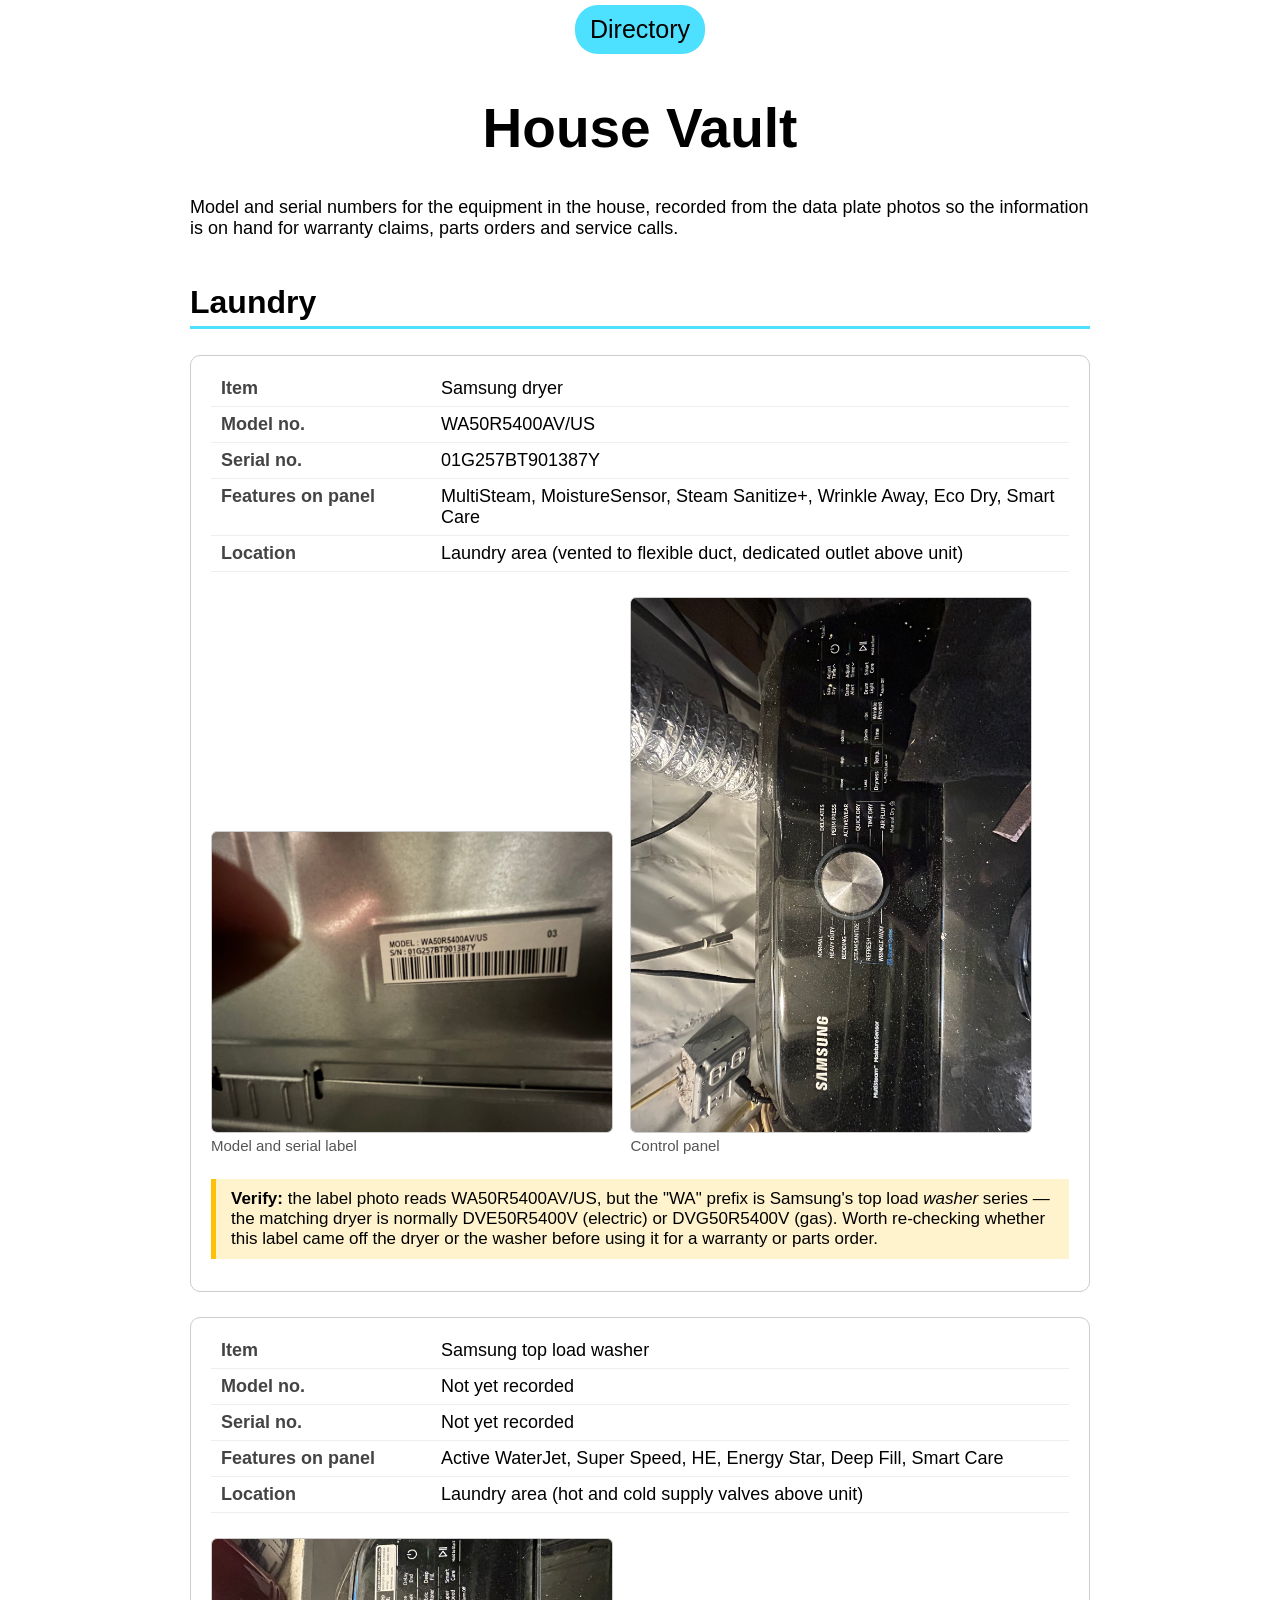
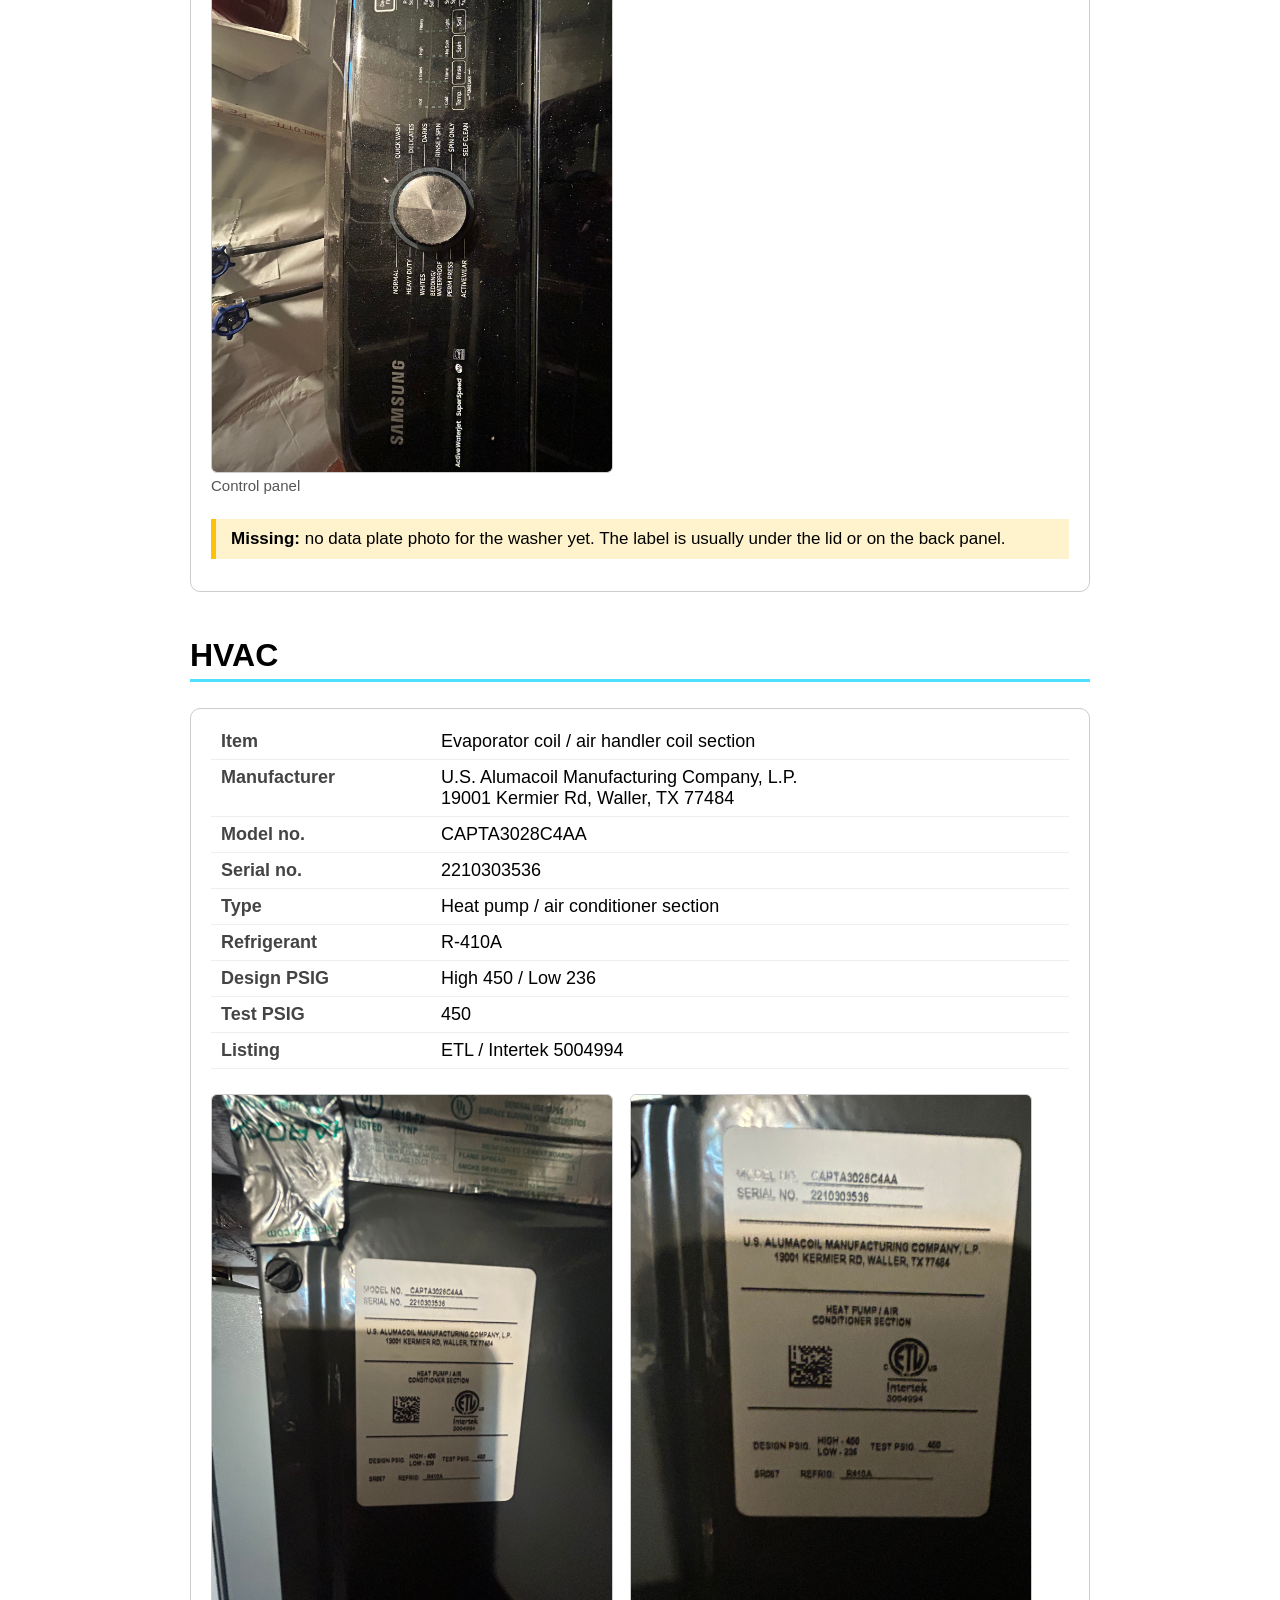
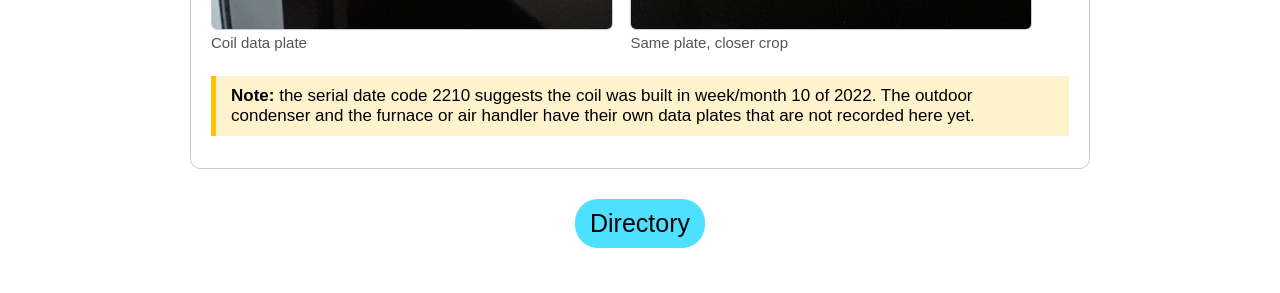
<file: house-vault/index.html>
<!DOCTYPE html>
<html lang="en">

	<head>
		<title>James King - House Vault</title>
		<meta charset="utf-8">
		<meta name="viewport" content="width=device-width, initial-scale=1">
		<style type="text/css">
			body {
				font-family: Trebuchet, "Trebuchet MS", Arial, sans-serif;
				background-color: white;
				margin: 0;
				padding: 0 15px 40px;
			}

			h1 {
				font-size: 55px;
				text-align: center;
			}

			h2 {
				font-size: 32px;
				border-bottom: 3px solid #4DE1FF;
				padding-bottom: 5px;
				margin-top: 45px;
			}

			p {
				font-size: 18px;
			}

			.nav {
				font-family: Trebuchet, "Trebuchet MS", Arial, sans-serif;
				border-radius: 23px;
				color: #000;
				font-size: 25px;
				background: #4DE1FF;
				padding: 10px 15px;
				text-decoration: none;
				display: inline-block;
				margin: 5px;
			}

			.nav:hover {
				background: #48D1ED;
				text-decoration: none;
			}

			.wrap {
				max-width: 900px;
				margin: 0 auto;
			}

			/* One record per appliance: the spec table plus its photos. */
			.item {
				border: 1px solid #ccc;
				border-radius: 10px;
				padding: 15px 20px;
				margin-bottom: 25px;
			}

			table {
				border-collapse: collapse;
				width: 100%;
				font-size: 18px;
			}

			th, td {
				text-align: left;
				padding: 7px 10px;
				border-bottom: 1px solid #eee;
				vertical-align: top;
			}

			th {
				width: 200px;
				color: #444;
			}

			.photos {
				margin-top: 15px;
			}

			.photos figure {
				display: inline-block;
				margin: 10px 15px 10px 0;
				max-width: 400px;
			}

			.photos img {
				max-width: 100%;
				height: auto;
				border: 1px solid #ccc;
				border-radius: 6px;
			}

			figcaption {
				font-size: 15px;
				color: #555;
			}

			/* Anything recorded from a photo that still needs a human to confirm it. */
			.check {
				background: #FFF3CD;
				border-left: 5px solid #FFC107;
				padding: 10px 15px;
				font-size: 17px;
				margin-top: 15px;
			}
		</style>
	</head>

	<body>
		<div class="wrap">

			<center>
			<a class="nav" href="../Directory_page.html" target="_self" rel="nofollow">Directory</a>
			</center>

			<h1>House Vault</h1>
			<p>Model and serial numbers for the equipment in the house, recorded from the data plate
			photos so the information is on hand for warranty claims, parts orders and service calls.</p>

			<h2>Laundry</h2>

			<div class="item">
				<table>
					<tr><th>Item</th><td>Samsung dryer</td></tr>
					<tr><th>Model no.</th><td>WA50R5400AV/US</td></tr>
					<tr><th>Serial no.</th><td>01G257BT901387Y</td></tr>
					<tr><th>Features on panel</th><td>MultiSteam, MoistureSensor, Steam Sanitize+, Wrinkle Away, Eco Dry, Smart Care</td></tr>
					<tr><th>Location</th><td>Laundry area (vented to flexible duct, dedicated outlet above unit)</td></tr>
				</table>

				<div class="photos">
					<figure>
						<a href="photos/dryer-model-serial-label.jpeg" target="_blank">
						<img src="photos/dryer-model-serial-label.jpeg" alt="Data label reading MODEL WA50R5400AV/US, S/N 01G257BT901387Y"></a>
						<figcaption>Model and serial label</figcaption>
					</figure>
					<figure>
						<a href="photos/dryer-control-panel.jpeg" target="_blank">
						<img src="photos/dryer-control-panel.jpeg" alt="Samsung dryer control panel with Normal, Heavy Duty, Bedding, Steam Sanitize and Air Fluff cycles"></a>
						<figcaption>Control panel</figcaption>
					</figure>
				</div>

				<p class="check"><strong>Verify:</strong> the label photo reads WA50R5400AV/US, but the
				&quot;WA&quot; prefix is Samsung's top load <em>washer</em> series &mdash; the matching dryer is
				normally DVE50R5400V (electric) or DVG50R5400V (gas). Worth re-checking whether this label
				came off the dryer or the washer before using it for a warranty or parts order.</p>
			</div>

			<div class="item">
				<table>
					<tr><th>Item</th><td>Samsung top load washer</td></tr>
					<tr><th>Model no.</th><td>Not yet recorded</td></tr>
					<tr><th>Serial no.</th><td>Not yet recorded</td></tr>
					<tr><th>Features on panel</th><td>Active WaterJet, Super Speed, HE, Energy Star, Deep Fill, Smart Care</td></tr>
					<tr><th>Location</th><td>Laundry area (hot and cold supply valves above unit)</td></tr>
				</table>

				<div class="photos">
					<figure>
						<a href="photos/washer-control-panel.jpeg" target="_blank">
						<img src="photos/washer-control-panel.jpeg" alt="Samsung washer control panel with Normal, Heavy Duty, Whites, Bedding and Self Clean cycles"></a>
						<figcaption>Control panel</figcaption>
					</figure>
				</div>

				<p class="check"><strong>Missing:</strong> no data plate photo for the washer yet. The label
				is usually under the lid or on the back panel.</p>
			</div>

			<h2>HVAC</h2>

			<div class="item">
				<table>
					<tr><th>Item</th><td>Evaporator coil / air handler coil section</td></tr>
					<tr><th>Manufacturer</th><td>U.S. Alumacoil Manufacturing Company, L.P.<br>19001 Kermier Rd, Waller, TX 77484</td></tr>
					<tr><th>Model no.</th><td>CAPTA3028C4AA</td></tr>
					<tr><th>Serial no.</th><td>2210303536</td></tr>
					<tr><th>Type</th><td>Heat pump / air conditioner section</td></tr>
					<tr><th>Refrigerant</th><td>R-410A</td></tr>
					<tr><th>Design PSIG</th><td>High 450 / Low 236</td></tr>
					<tr><th>Test PSIG</th><td>450</td></tr>
					<tr><th>Listing</th><td>ETL / Intertek 5004994</td></tr>
				</table>

				<div class="photos">
					<figure>
						<a href="photos/hvac-coil-label.jpeg" target="_blank">
						<img src="photos/hvac-coil-label.jpeg" alt="Alumacoil data plate showing model CAPTA3028C4AA and serial 2210303536"></a>
						<figcaption>Coil data plate</figcaption>
					</figure>
					<figure>
						<a href="photos/hvac-coil-label-rotated.jpeg" target="_blank">
						<img src="photos/hvac-coil-label-rotated.jpeg" alt="Close up of the same Alumacoil data plate"></a>
						<figcaption>Same plate, closer crop</figcaption>
					</figure>
				</div>

				<p class="check"><strong>Note:</strong> the serial date code 2210 suggests the coil was built in
				week/month 10 of 2022. The outdoor condenser and the furnace or air handler have their own data
				plates that are not recorded here yet.</p>
			</div>

			<center>
			<a class="nav" href="../Directory_page.html" target="_self" rel="nofollow">Directory</a>
			</center>

		</div>
	</body>
</html>
</file>
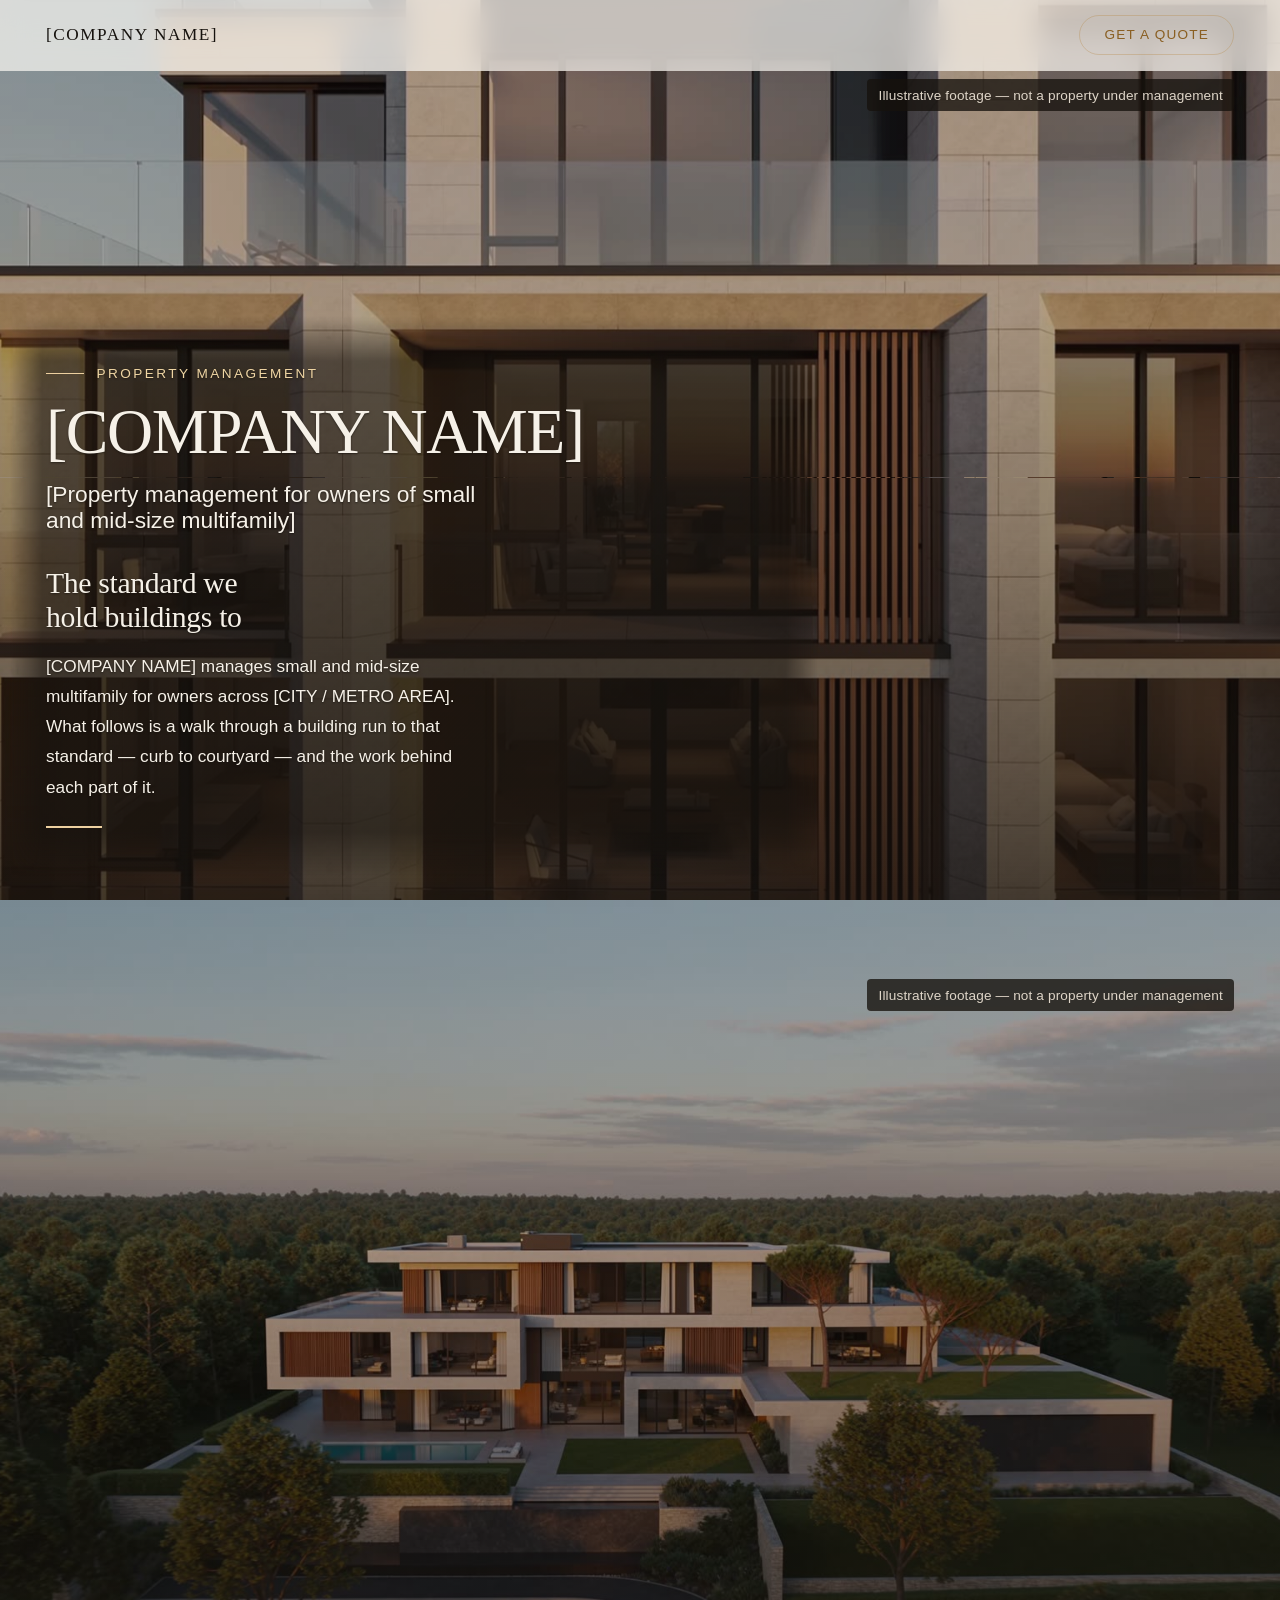
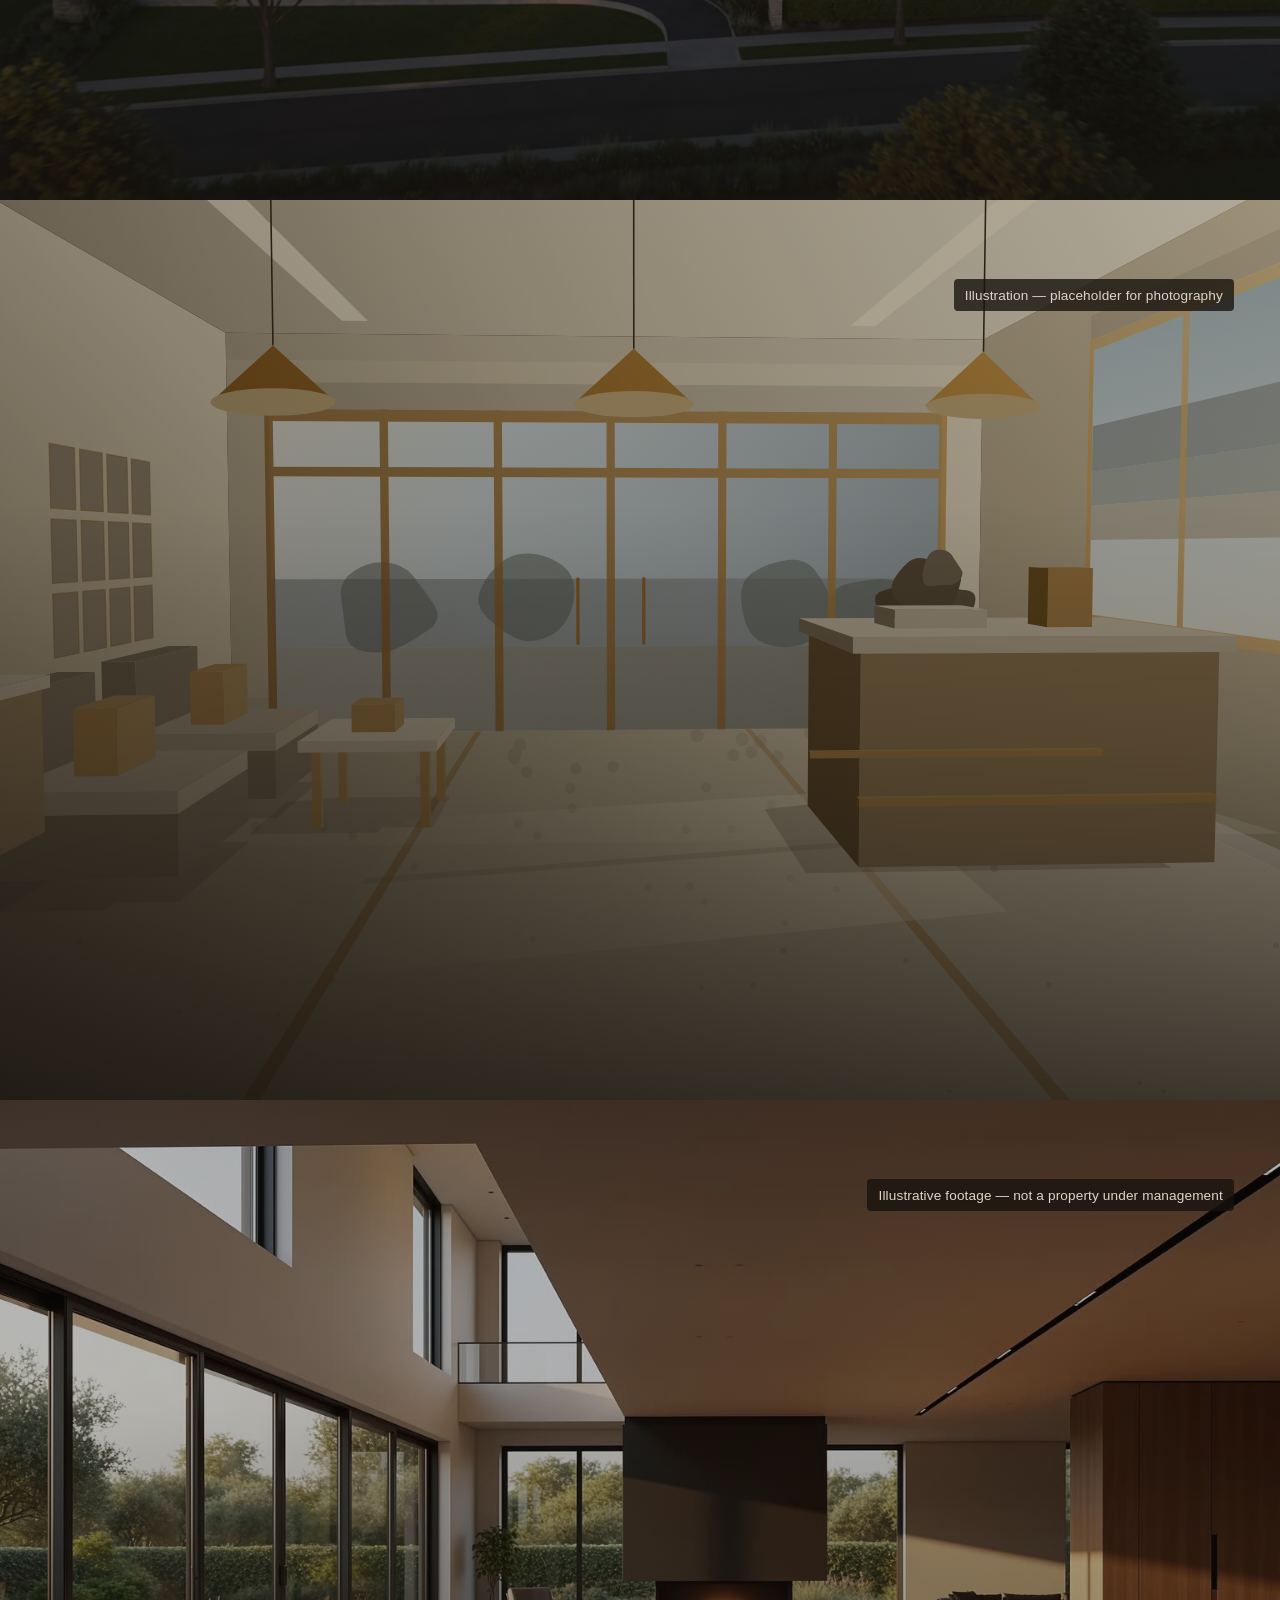
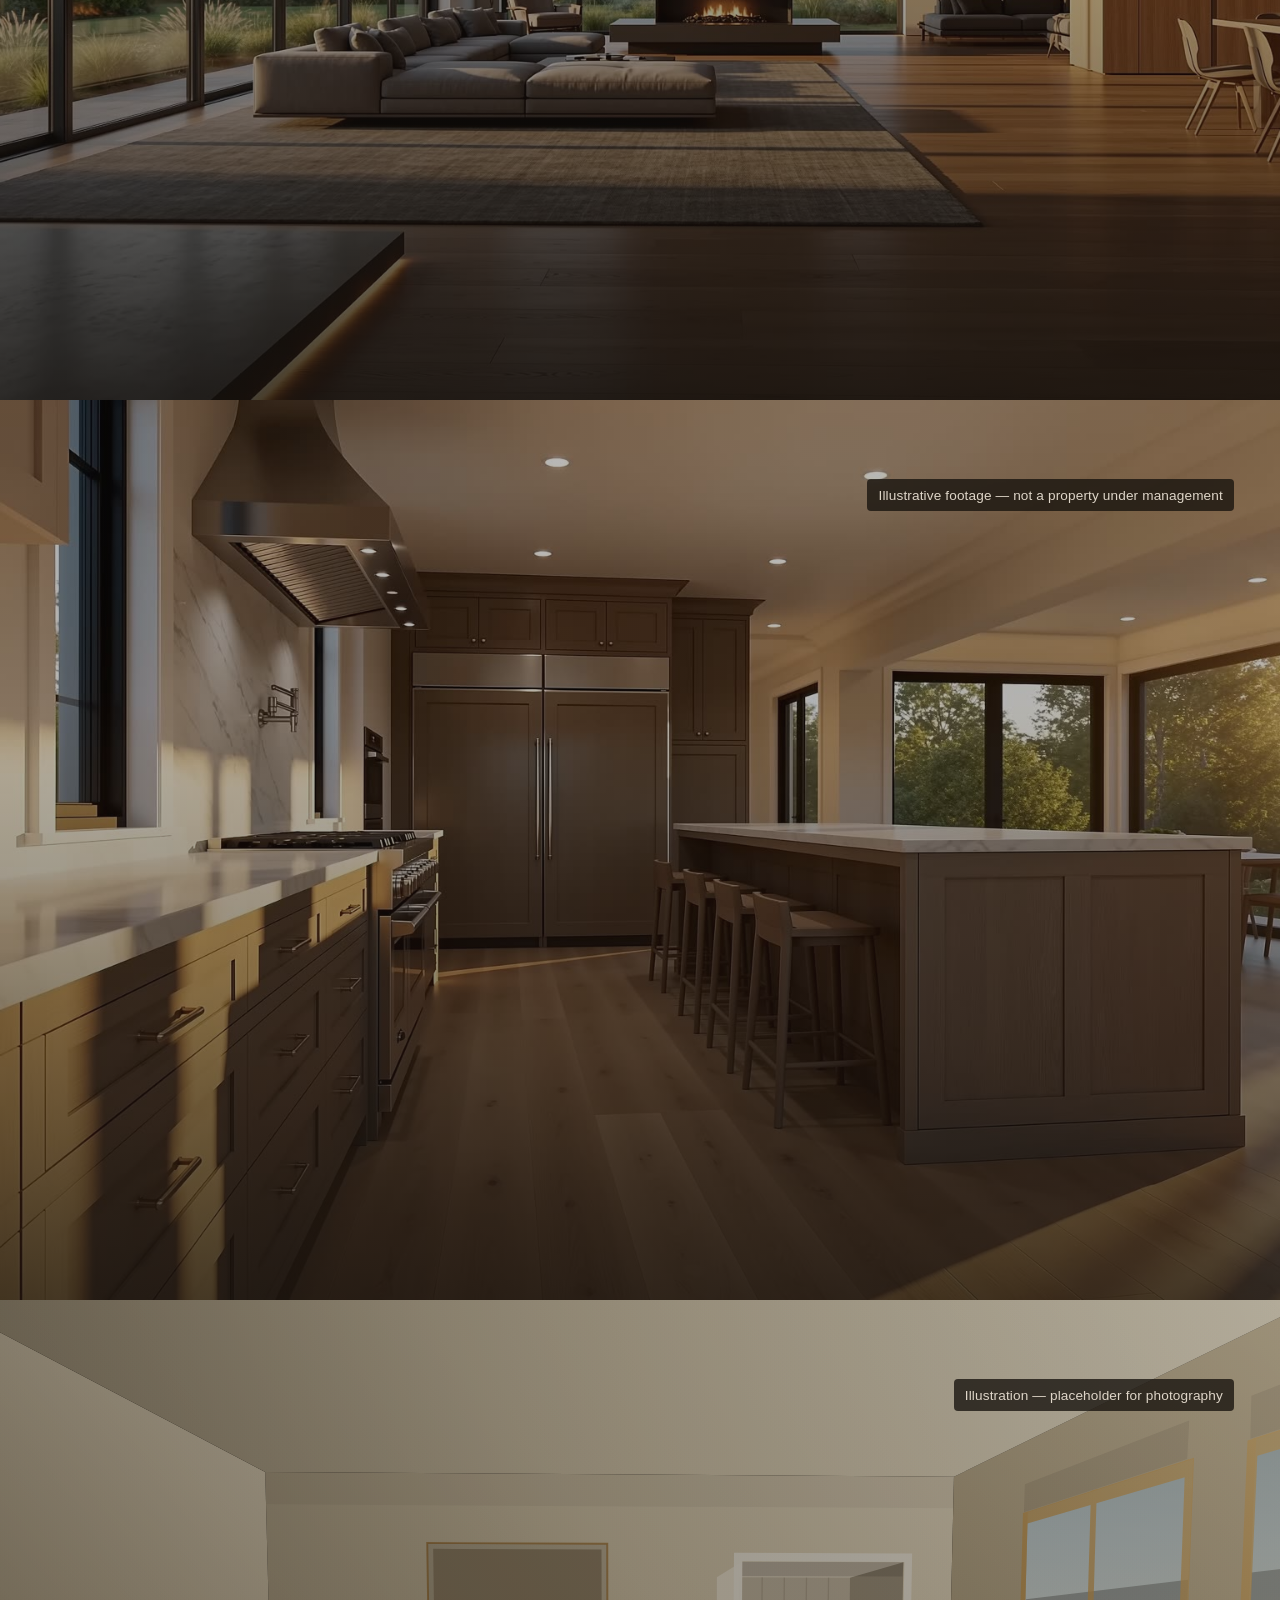
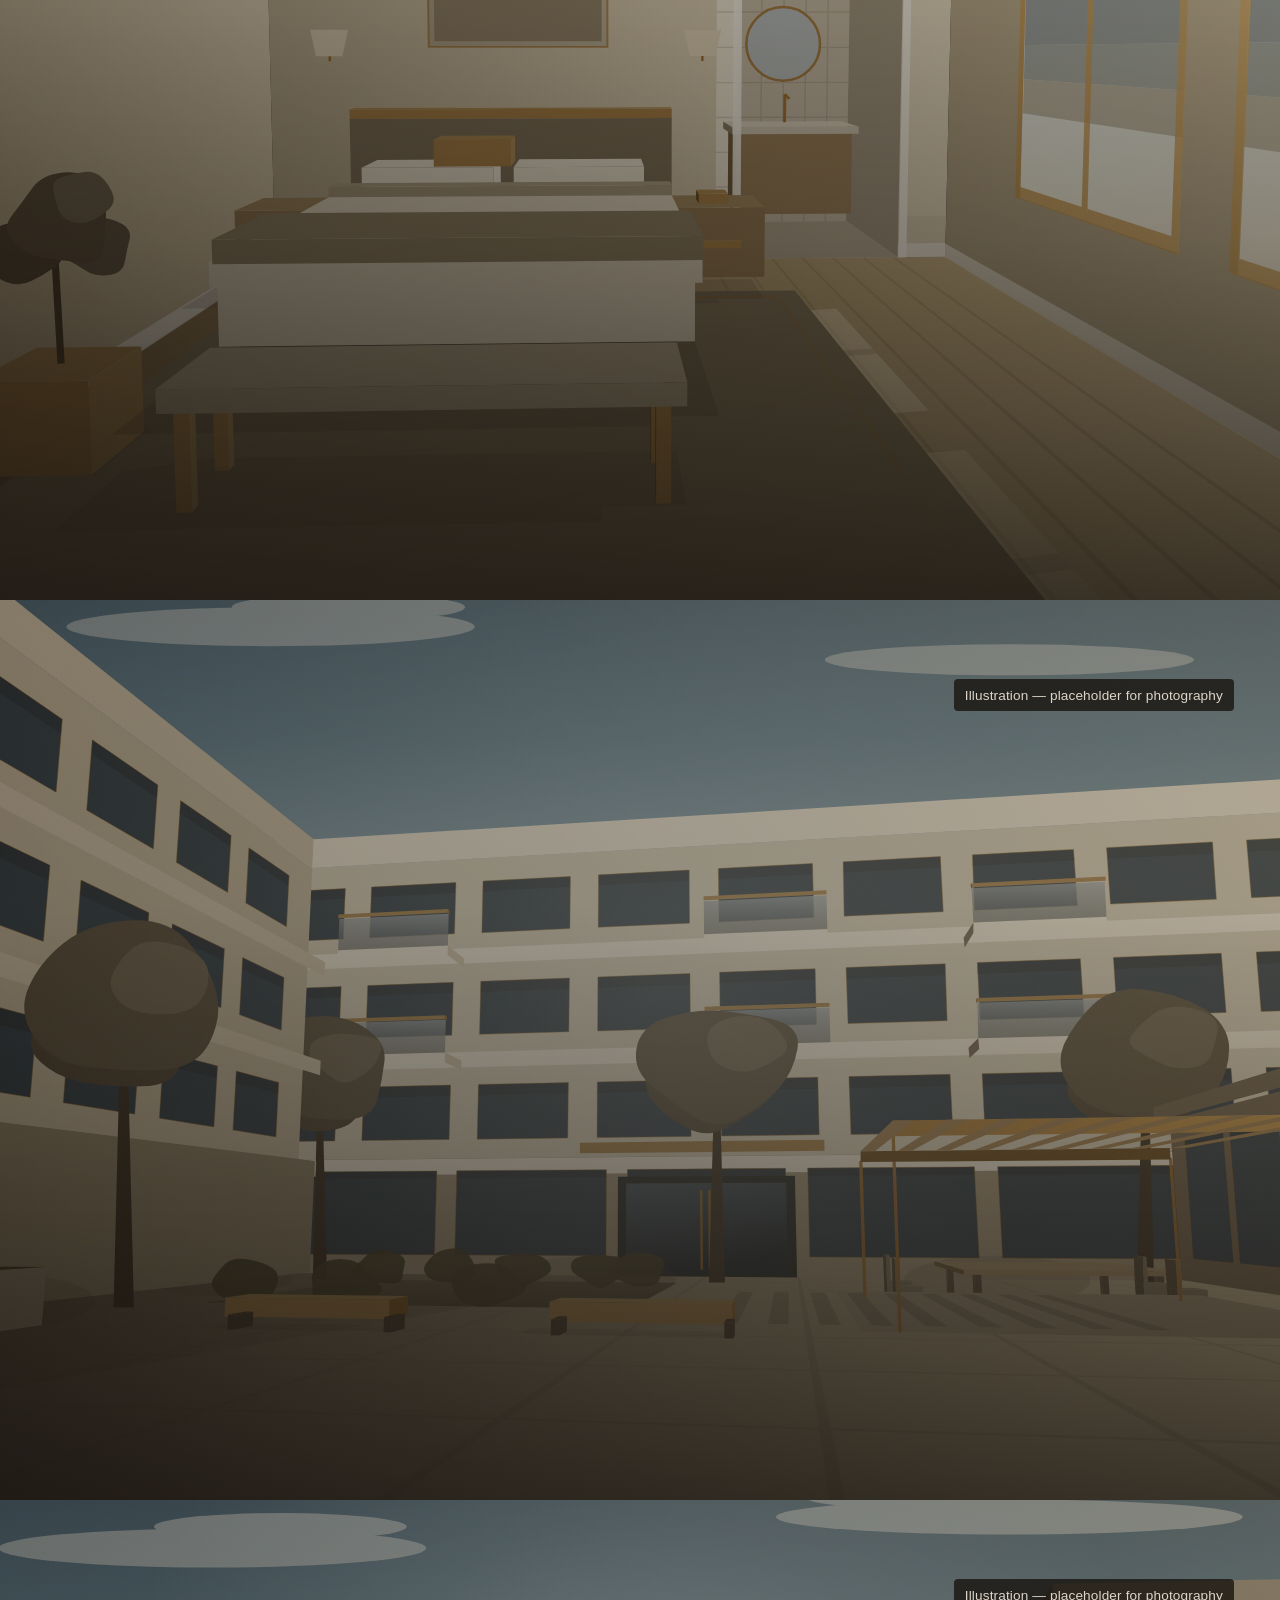
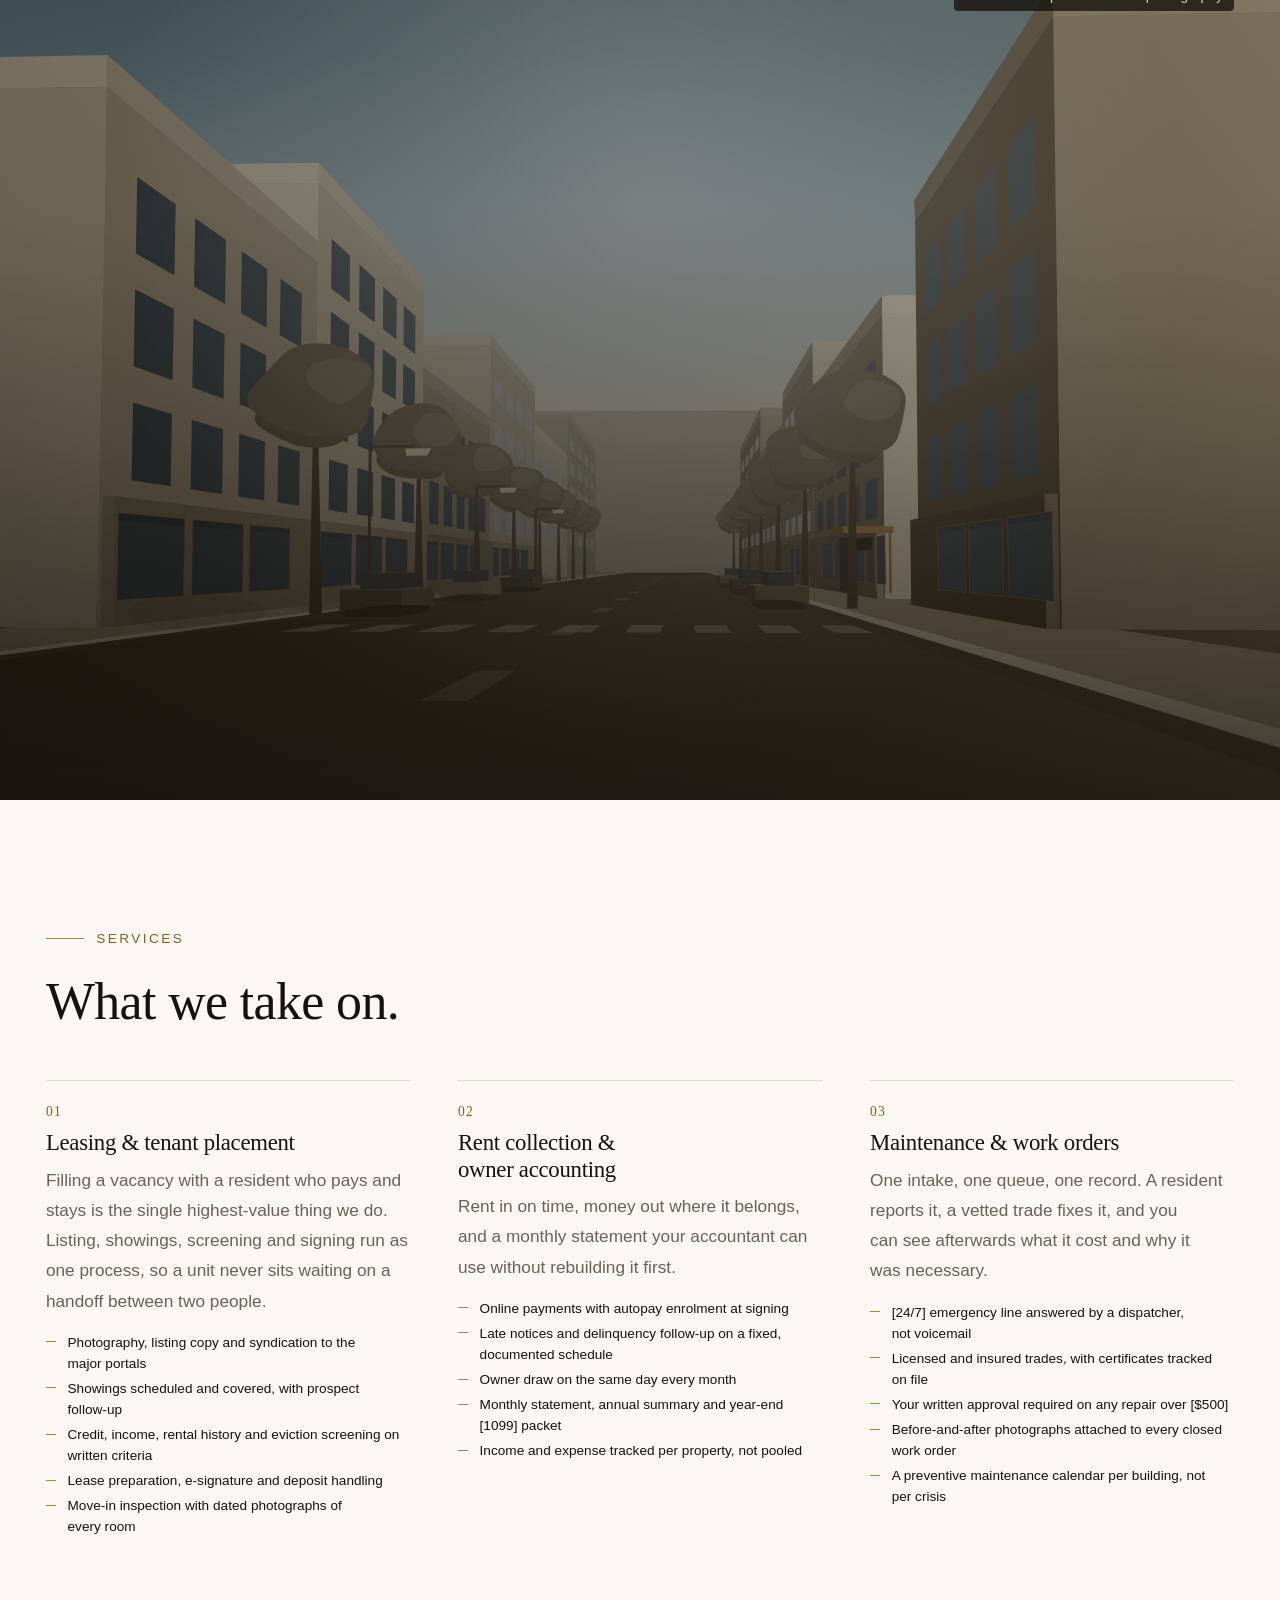
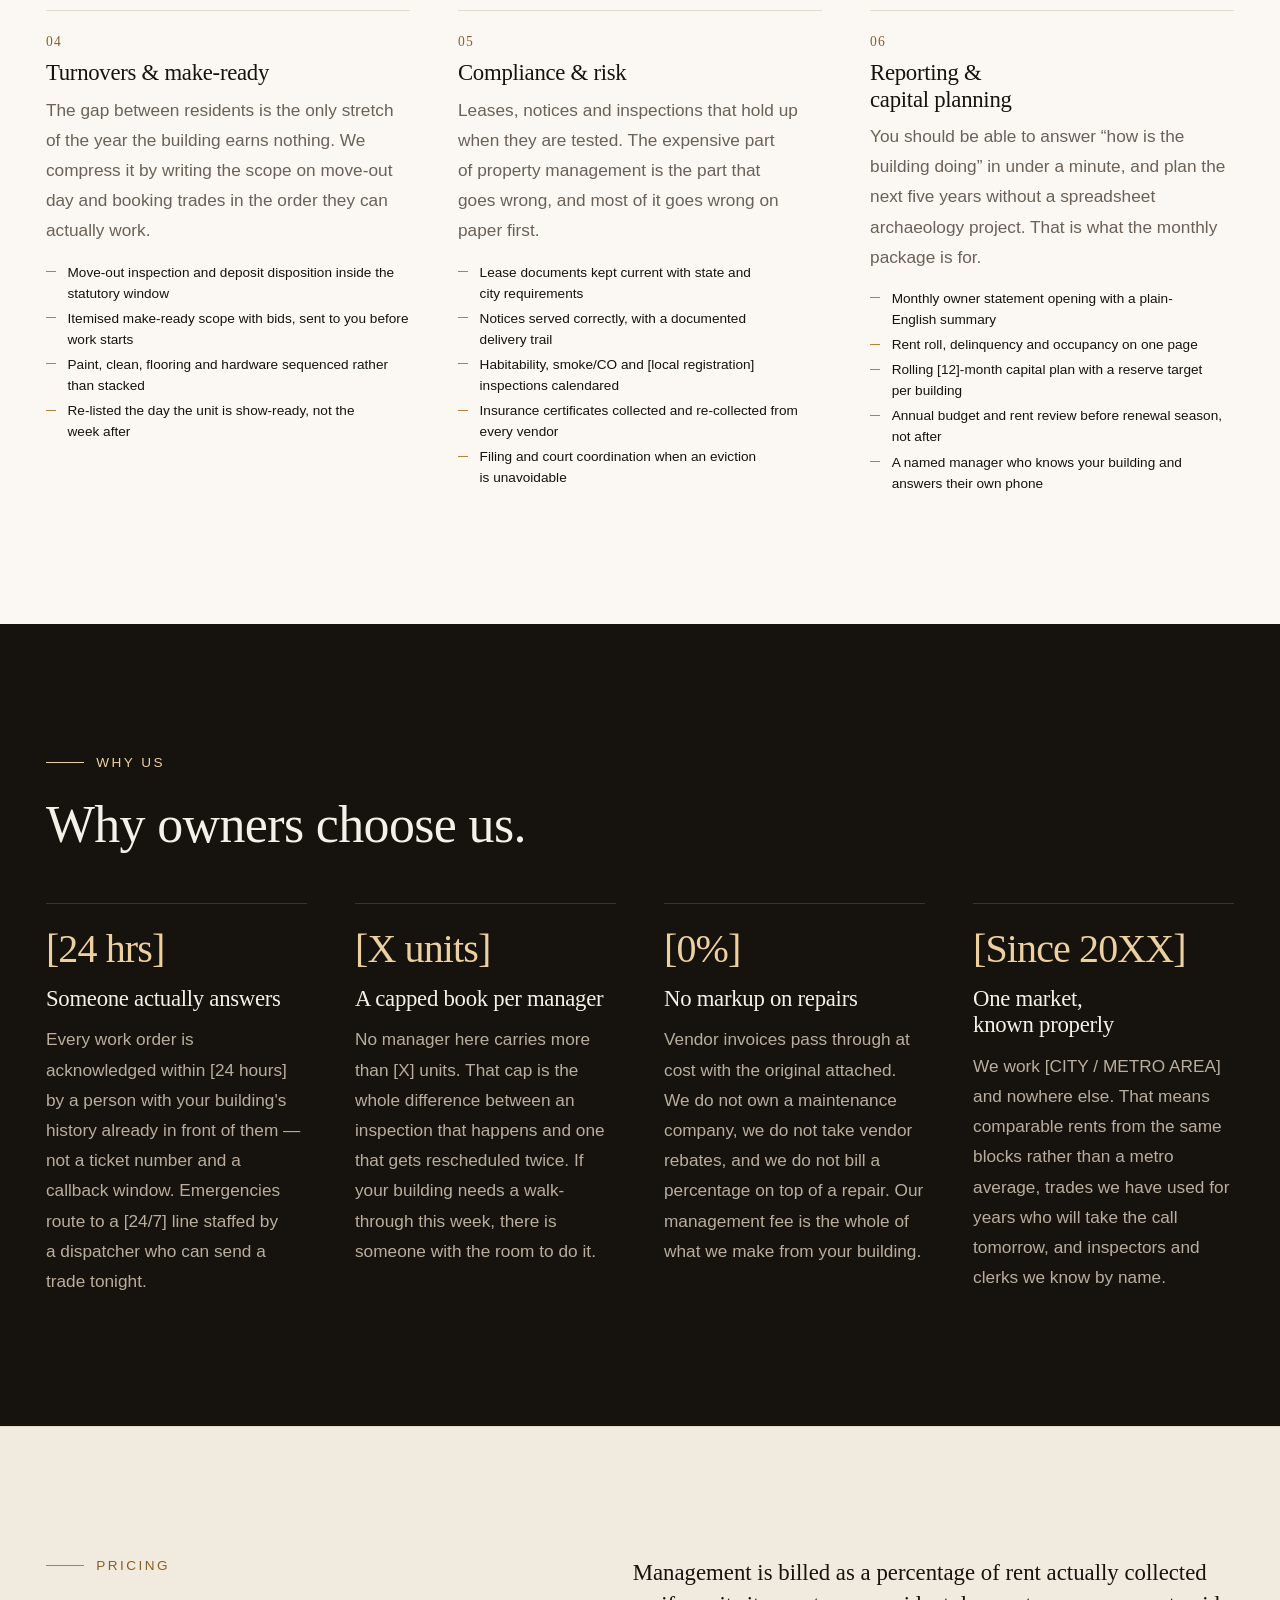
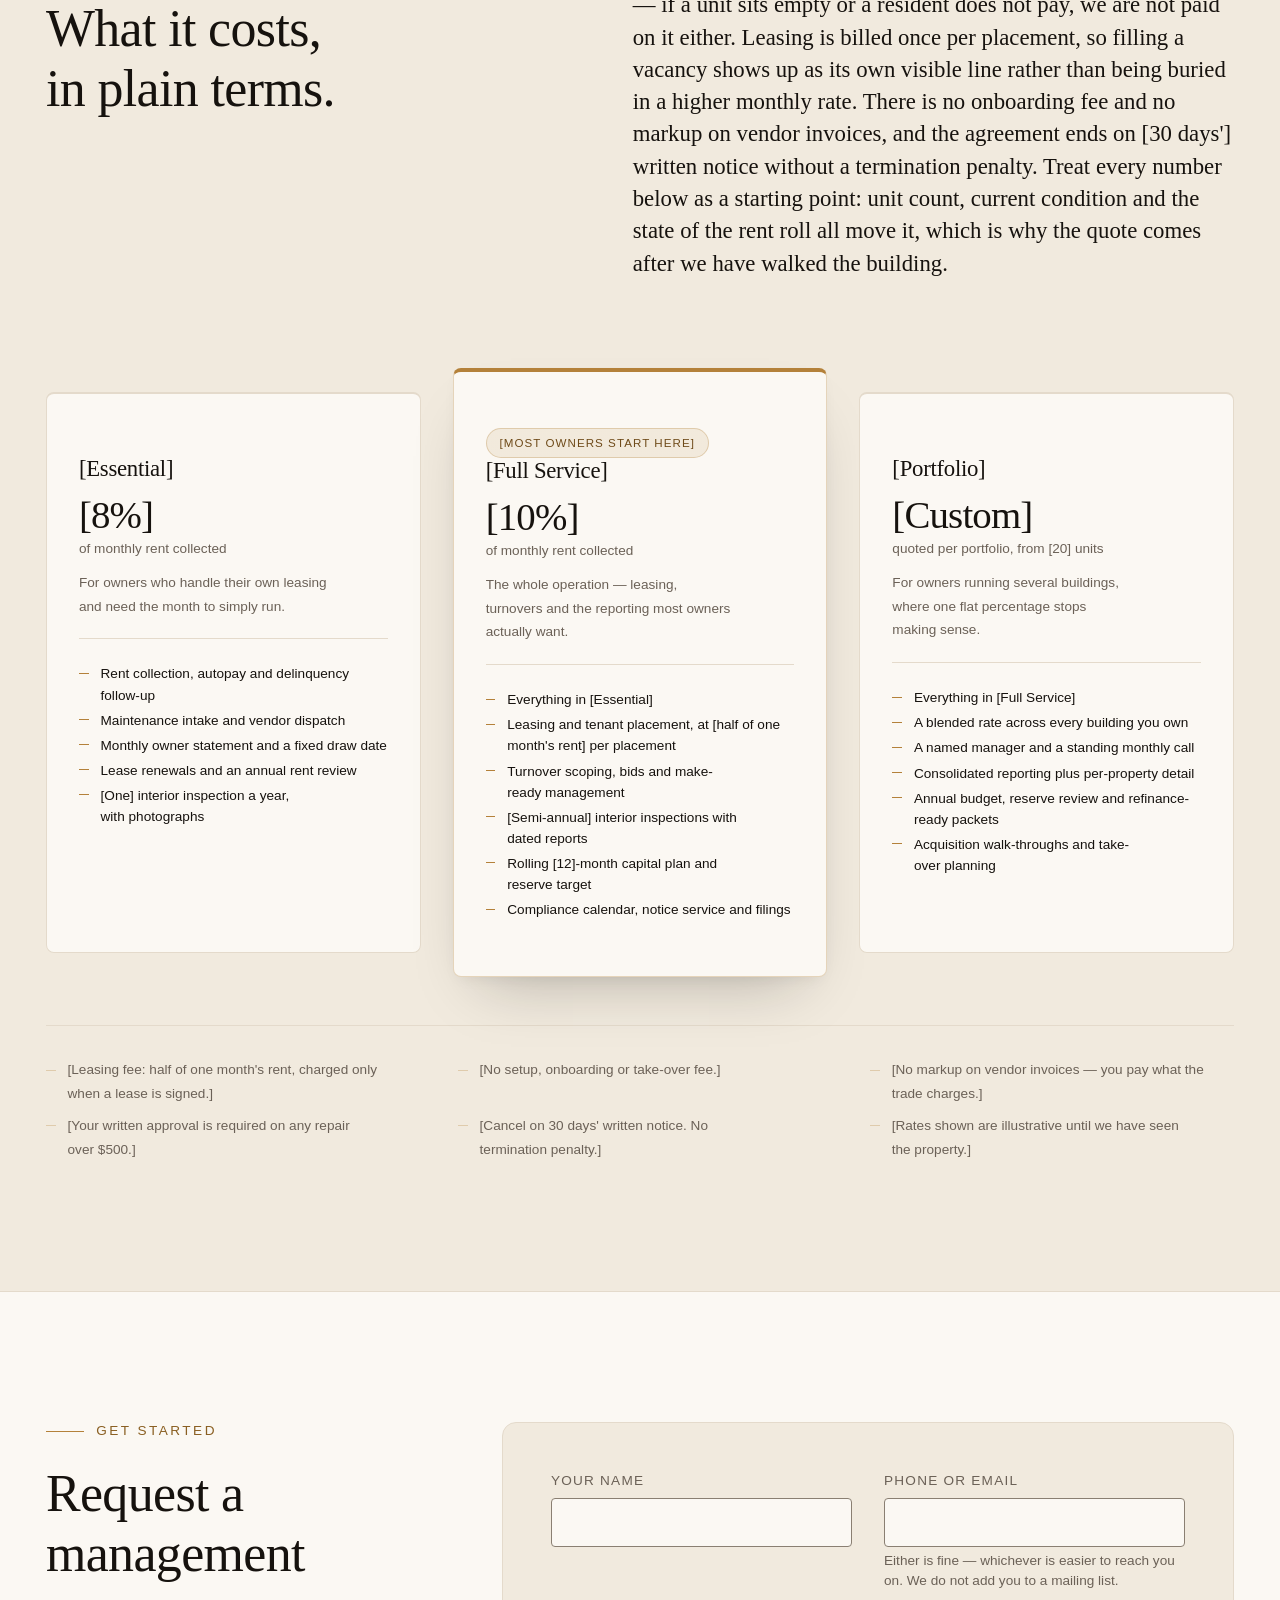
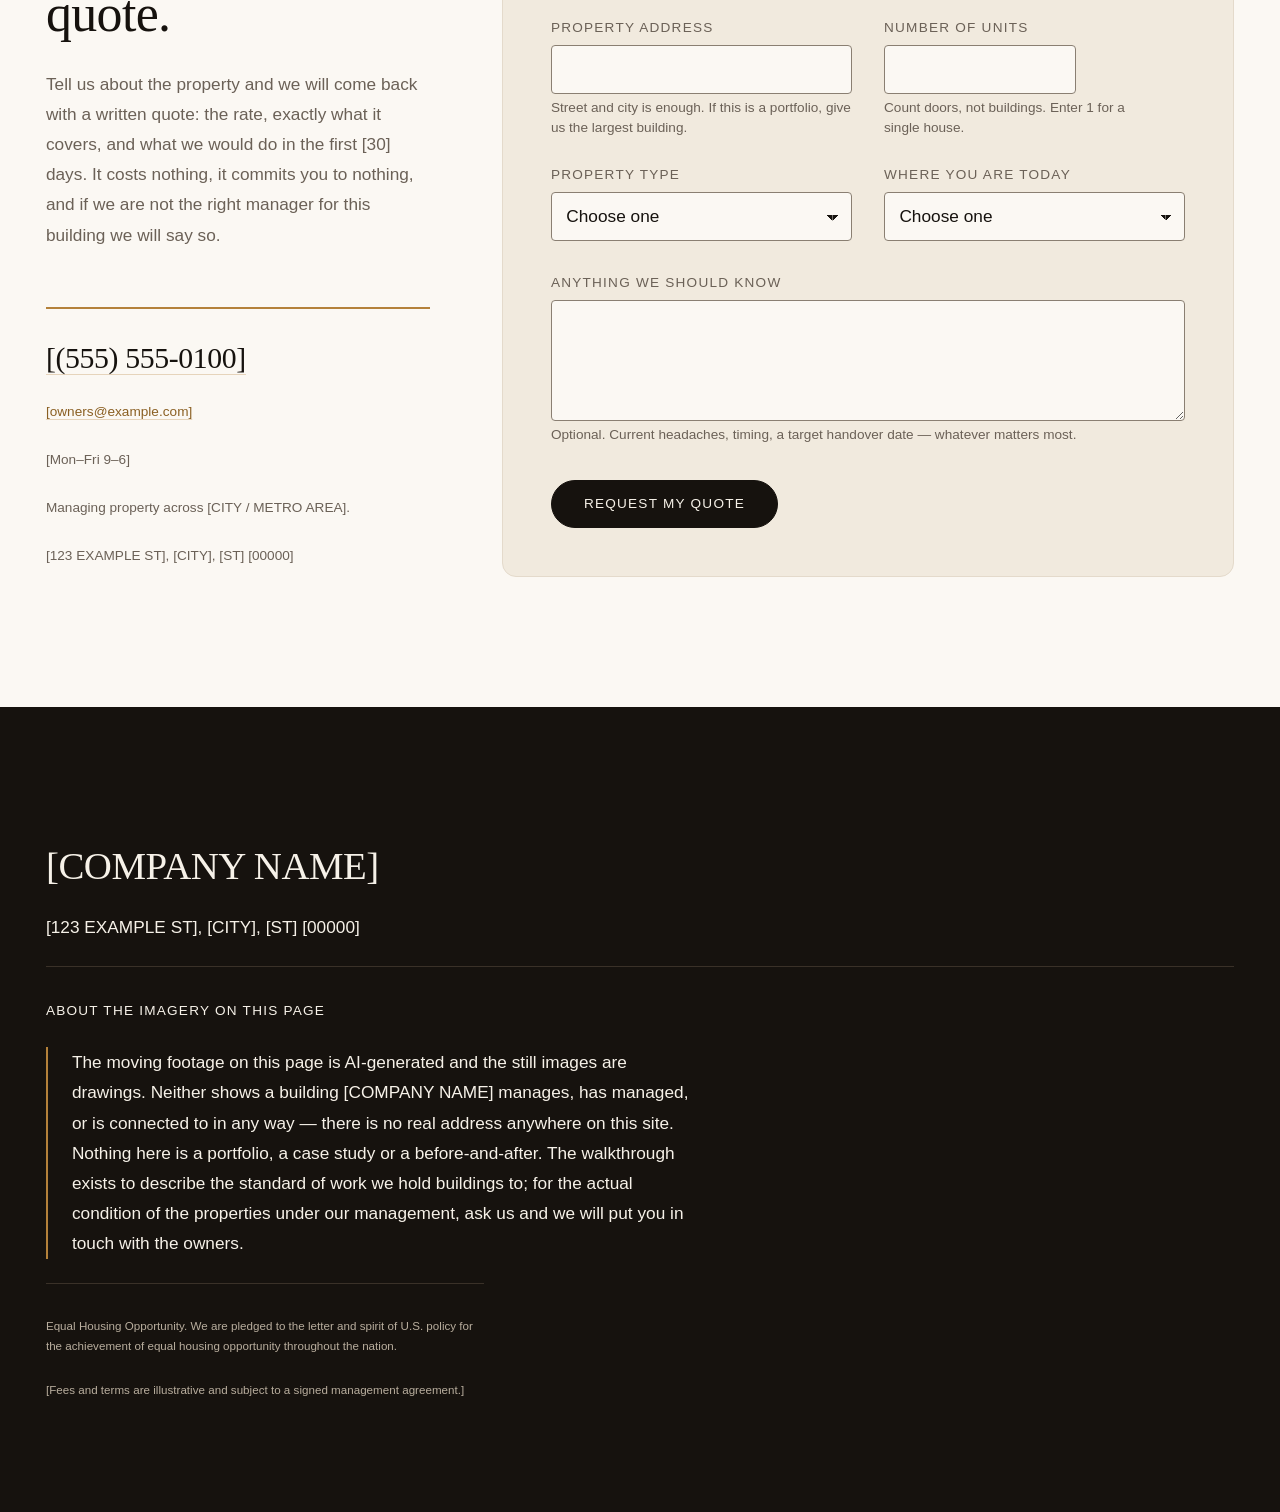
<file: site/index.html>
<!DOCTYPE html>
<html lang="en">
<head>
  <meta charset="utf-8">
  <meta name="viewport" content="width=device-width, initial-scale=1">

  <title>[COMPANY NAME] — Property management for owners and investors in [CITY / METRO AREA]</title>
  <meta name="description" content="[COMPANY NAME] manages small and mid-size multifamily property for owners and investors in [CITY / METRO AREA]: leasing, maintenance, inspections, accounting and compliance, run by one team. Request a management quote.">
  <meta name="theme-color" content="#FBF8F3">
  <meta name="color-scheme" content="light">
  <link rel="canonical" href="https://example.com/">

  <!-- Open Graph — link previews (Facebook, iMessage, Slack, LinkedIn) -->
  <meta property="og:type" content="website">
  <meta property="og:site_name" content="[COMPANY NAME]">
  <meta property="og:title" content="[COMPANY NAME] — Property management for owners and investors">
  <meta property="og:description" content="Management for owners of small and mid-size multifamily in [CITY / METRO AREA]. Leasing, maintenance, inspections, accounting and compliance under one team. Request a management quote.">
  <meta property="og:url" content="https://example.com/">
  <meta property="og:locale" content="en_US">
  <meta property="og:image" content="https://example.com/assets/exterior-aerial.svg">
  <meta property="og:image:alt" content="Illustration of a four-storey brick residential building with a planted courtyard — an illustration of the standard we work to, not a property under management.">

  <!-- Twitter / X card -->
  <meta name="twitter:card" content="summary_large_image">
  <meta name="twitter:title" content="[COMPANY NAME] — Property management for owners and investors">
  <meta name="twitter:description" content="Management for owners of small and mid-size multifamily in [CITY / METRO AREA]. Request a management quote.">
  <meta name="twitter:image" content="https://example.com/assets/exterior-aerial.svg">
  <meta name="twitter:image:alt" content="Illustration of a four-storey brick residential building with a planted courtyard — an illustration of the standard we work to, not a property under management.">

  <!-- Inline favicon: a brass hairline monogram. Kept as a data URI so the page
       still makes zero external requests. -->
  <link rel="icon" type="image/svg+xml" href="data:image/svg+xml,%3Csvg xmlns='http://www.w3.org/2000/svg' viewBox='0 0 32 32'%3E%3Crect width='32' height='32' fill='%2316120E'/%3E%3Crect x='6.5' y='6.5' width='19' height='19' fill='none' stroke='%23B4813A' stroke-width='1.5'/%3E%3Crect x='13' y='16' width='6' height='9.5' fill='%23B4813A'/%3E%3C/svg%3E">

  <link rel="stylesheet" href="css/tokens.css">
  <link rel="stylesheet" href="css/layout.css">
  <link rel="stylesheet" href="css/chapters.css">
</head>
<body>

  <a class="skip-link" href="#main">Skip to main content</a>

  <header class="site-header">
    <span class="site-header__name" data-bind="name">[COMPANY NAME]</span>
    <a class="site-header__cta" href="#quote" data-bind="cta.header">Get a Quote</a>
  </header>

  <main class="journey" id="main" tabindex="-1">

    <noscript>
      <div class="noscript-note" role="note">
        <p class="noscript-note__title">JavaScript is off — and that is fine.</p>
        <p>
          Every chapter below, the address and the phone number are plain HTML
          and are fully readable as-is. Three conveniences are unavailable: the
          live copy pulled from <code>data/company.js</code>, the services,
          pricing and “why owners choose us” lists, and the quote request form.
          To ask for a management quote, call
          <a href="tel:+15555550100">[(555) 555-0100]</a> or email
          <a href="mailto:owners@example.com">[owners@example.com]</a>.
        </p>
      </div>
    </noscript>

    <!-- =====================================================================
         The walkthrough — eight chapters, unchanged ids / data-chapter /
         data-art / media, because js/scroll.js keys off every one of them.
         What changed in v3 is only the argument the copy makes: this is not
         a building for rent, it is the condition we hold buildings to.
         ================================================================== -->

    <!-- 1 ─ Arrival ─────────────────────────────────────────────────────── -->
    <section class="chapter chapter--hero" id="ch-arrival"
             data-chapter="arrival" data-art="exterior-aerial"
             aria-labelledby="ch-arrival-title">
      <div class="chapter__media" data-media>
        <!-- Real footage. No `src` here on purpose — js/scroll.js picks 720 or
             1080 from the viewport and only for chapters near the screen, so
             four clips never download at once. The poster is what a visitor
             sees with JavaScript off, or under prefers-reduced-motion. -->
        <video class="chapter__video" data-chapter-video
               data-src-720="assets/video/exterior-aerial-720.mp4"
               data-src-1080="assets/video/exterior-aerial-1080.mp4"
             data-src-720-webm="assets/video/exterior-aerial-720.webm"
             data-src-1080-webm="assets/video/exterior-aerial-1080.webm"
               poster="assets/video/exterior-aerial-poster.jpg"
               muted playsinline preload="none"
               disablepictureinpicture aria-hidden="true"></video>
        <p class="chapter__note" data-media-note data-bind="legal.footageLabel">Illustrative footage — not a property under management</p>
      </div>
      <div class="chapter__copy">
        <p class="chapter__eyebrow" data-bind="chapters.arrival.eyebrow">[Property management]</p>
        <h1 class="chapter__title" id="ch-arrival-title" data-bind="name">[COMPANY NAME]</h1>
        <p class="chapter__tagline" data-bind="tagline">[Property management for owners of small and mid-size multifamily]</p>
        <h2 class="chapter__headline" data-bind="chapters.arrival.headline">[Hero headline — one line, set in data/company.js]</h2>
        <p class="chapter__body" data-bind="chapters.arrival.body">[Hero body copy — what the company does and which owners it works for. Edit this in data/company.js.]</p>
      </div>
    </section>

    <!-- 2 ─ Approach ────────────────────────────────────────────────────── -->
    <section class="chapter" id="ch-approach"
             data-chapter="approach" data-art="exterior-street"
             aria-labelledby="ch-approach-title">
      <div class="chapter__media" data-media>
        <video class="chapter__video" data-chapter-video
               data-src-720="assets/video/exterior-street-720.mp4"
               data-src-1080="assets/video/exterior-street-1080.mp4"
             data-src-720-webm="assets/video/exterior-street-720.webm"
             data-src-1080-webm="assets/video/exterior-street-1080.webm"
               poster="assets/video/exterior-street-poster.jpg"
               muted playsinline preload="none"
               disablepictureinpicture aria-hidden="true"></video>
        <p class="chapter__note" data-media-note data-bind="legal.footageLabel">Illustrative footage — not a property under management</p>
      </div>
      <div class="chapter__copy">
        <p class="chapter__eyebrow" data-bind="chapters.approach.eyebrow">[Kerb appeal]</p>
        <h2 class="chapter__headline" id="ch-approach-title" data-bind="chapters.approach.headline">[Approach headline — set in data/company.js]</h2>
        <p class="chapter__body" data-bind="chapters.approach.body">[Approach body copy — exterior upkeep, and what the first look from the pavement tells a prospective tenant about how a building is run. Edit this in data/company.js.]</p>
      </div>
    </section>

    <!-- 3 ─ Entrance ────────────────────────────────────────────────────── -->
    <section class="chapter" id="ch-entrance"
             data-chapter="entrance" data-art="lobby"
             aria-labelledby="ch-entrance-title">
      <div class="chapter__media" data-media>
        <img src="assets/lobby.svg"
             alt="Illustration of a lobby seen through the entry doors: a long timber-panelled wall, terrazzo floor, a brass mail wall, a bench and a pendant light over the concierge desk."
             loading="lazy" decoding="async" width="1600" height="1000">
        <p class="chapter__note" data-media-note data-bind="legal.artLabel">Illustration — placeholder for photography</p>
      </div>
      <div class="chapter__copy">
        <p class="chapter__eyebrow" data-bind="chapters.entrance.eyebrow">[Common areas]</p>
        <h2 class="chapter__headline" id="ch-entrance-title" data-bind="chapters.entrance.headline">[Entrance headline — set in data/company.js]</h2>
        <p class="chapter__body" data-bind="chapters.entrance.body">[Entrance body copy — lobbies and common areas, access control, and the cleaning cadence that keeps them this way. Edit this in data/company.js.]</p>
      </div>
    </section>

    <!-- 4 ─ Living ──────────────────────────────────────────────────────── -->
    <section class="chapter" id="ch-living"
             data-chapter="living" data-art="living"
             aria-labelledby="ch-living-title">
      <div class="chapter__media" data-media>
        <video class="chapter__video" data-chapter-video
               data-src-720="assets/video/living-720.mp4"
               data-src-1080="assets/video/living-1080.mp4"
             data-src-720-webm="assets/video/living-720.webm"
             data-src-1080-webm="assets/video/living-1080.webm"
               poster="assets/video/living-poster.jpg"
               muted playsinline preload="none"
               disablepictureinpicture aria-hidden="true"></video>
        <p class="chapter__note" data-media-note data-bind="legal.footageLabel">Illustrative footage — not a property under management</p>
      </div>
      <div class="chapter__copy">
        <p class="chapter__eyebrow" data-bind="chapters.living.eyebrow">[Turnover]</p>
        <h2 class="chapter__headline" id="ch-living-title" data-bind="chapters.living.headline">[Turnover headline — set in data/company.js]</h2>
        <p class="chapter__body" data-bind="chapters.living.body">[Turnover body copy — the condition a unit is handed over in, the make-ready checklist, and how quickly it re-lets. Edit this in data/company.js.]</p>
      </div>
    </section>

    <!-- 5 ─ Kitchen ─────────────────────────────────────────────────────── -->
    <section class="chapter" id="ch-kitchen"
             data-chapter="kitchen" data-art="kitchen"
             aria-labelledby="ch-kitchen-title">
      <div class="chapter__media" data-media>
        <video class="chapter__video" data-chapter-video
               data-src-720="assets/video/kitchen-720.mp4"
               data-src-1080="assets/video/kitchen-1080.mp4"
             data-src-720-webm="assets/video/kitchen-720.webm"
             data-src-1080-webm="assets/video/kitchen-1080.webm"
               poster="assets/video/kitchen-poster.jpg"
               muted playsinline preload="none"
               disablepictureinpicture aria-hidden="true"></video>
        <p class="chapter__note" data-media-note data-bind="legal.footageLabel">Illustrative footage — not a property under management</p>
      </div>
      <div class="chapter__copy">
        <p class="chapter__eyebrow" data-bind="chapters.kitchen.eyebrow">[Preventive maintenance]</p>
        <h2 class="chapter__headline" id="ch-kitchen-title" data-bind="chapters.kitchen.headline">[Maintenance headline — set in data/company.js]</h2>
        <p class="chapter__body" data-bind="chapters.kitchen.body">[Maintenance body copy — appliances and building systems on a service schedule, and capital items replaced before they fail. Edit this in data/company.js.]</p>
      </div>
    </section>

    <!-- 6 ─ Rest ────────────────────────────────────────────────────────── -->
    <section class="chapter" id="ch-rest"
             data-chapter="rest" data-art="bedroom"
             aria-labelledby="ch-rest-title">
      <div class="chapter__media" data-media>
        <img src="assets/bedroom.svg"
             alt="Illustration of a bedroom and adjoining bath: a bed against a quiet wall beside a curtained window, a wardrobe, and through the open door a tiled bathroom with a wall-hung vanity and mirror."
             loading="lazy" decoding="async" width="1600" height="1000">
        <p class="chapter__note" data-media-note data-bind="legal.artLabel">Illustration — placeholder for photography</p>
      </div>
      <div class="chapter__copy">
        <p class="chapter__eyebrow" data-bind="chapters.rest.eyebrow">[Inspections]</p>
        <h2 class="chapter__headline" id="ch-rest-title" data-bind="chapters.rest.headline">[Inspections headline — set in data/company.js]</h2>
        <p class="chapter__body" data-bind="chapters.rest.body">[Inspections body copy — routine interior checks, photographed and documented, so small problems are caught while they are still small. Edit this in data/company.js.]</p>
      </div>
    </section>

    <!-- 7 ─ Amenities ───────────────────────────────────────────────────── -->
    <section class="chapter" id="ch-amenities"
             data-chapter="amenities" data-art="amenity-courtyard"
             aria-labelledby="ch-amenities-title">
      <div class="chapter__media" data-media>
        <img src="assets/amenity-courtyard.svg"
             alt="Illustration of a shared courtyard: planted beds and a mature tree between brick wings, seating and a long table, with the glazed gym and laundry rooms visible behind the ground-floor windows."
             loading="lazy" decoding="async" width="1600" height="1000">
        <p class="chapter__note" data-media-note data-bind="legal.artLabel">Illustration — placeholder for photography</p>
      </div>
      <div class="chapter__copy">
        <p class="chapter__eyebrow" data-bind="chapters.amenities.eyebrow">[Shared amenities]</p>
        <h2 class="chapter__headline" id="ch-amenities-title" data-bind="chapters.amenities.headline">[Amenities headline — set in data/company.js]</h2>
        <p class="chapter__body" data-bind="chapters.amenities.body">[Amenities body copy — the shared spaces that cost money to keep and win renewals when they are kept. Edit this in data/company.js.]</p>
      </div>
    </section>

    <!-- 8 ─ Neighborhood ────────────────────────────────────────────────── -->
    <section class="chapter" id="ch-neighborhood"
             data-chapter="neighborhood" data-art="neighborhood"
             aria-labelledby="ch-neighborhood-title">
      <div class="chapter__media" data-media>
        <img src="assets/neighborhood.svg"
             alt="Illustration of a neighbourhood with one building marked in brass among the surrounding blocks: a main street of low storefronts, a park, a transit stop and a river a few streets away."
             loading="lazy" decoding="async" width="1600" height="1000">
        <p class="chapter__note" data-media-note data-bind="legal.artLabel">Illustration — placeholder for photography</p>
      </div>
      <div class="chapter__copy">
        <p class="chapter__eyebrow" data-bind="chapters.neighborhood.eyebrow">[Local market]</p>
        <h2 class="chapter__headline" id="ch-neighborhood-title" data-bind="chapters.neighborhood.headline">[Market headline — set in data/company.js]</h2>
        <p class="chapter__body" data-bind="chapters.neighborhood.body">[Market body copy — what rents are doing on these blocks, where demand is, and how a building is priced and positioned against it. Edit this in data/company.js.]</p>
      </div>
    </section>

    <!-- =====================================================================
         Services — 5–7 entries injected into [data-services] by js/site.js.
         ================================================================== -->
    <section class="services" id="services" aria-labelledby="services-title">
      <div class="services__intro">
        <p class="section__eyebrow">Services</p>
        <h2 class="section__title" id="services-title">What we take on.</h2>
      </div>
      <div class="services__grid" data-services></div>
    </section>

    <!-- =====================================================================
         Why owners choose us — injected into [data-why] by js/site.js.
         ================================================================== -->
    <section class="why" id="why" aria-labelledby="why-title">
      <div class="why__intro">
        <p class="section__eyebrow">Why us</p>
        <h2 class="section__title" id="why-title">Why owners choose us.</h2>
      </div>
      <div class="why__grid" data-why></div>
    </section>

    <!-- =====================================================================
         Pricing — the fee model, the tiers and the small print, all three
         injected by js/site.js from COMPANY.pricing.
         ================================================================== -->
    <section class="pricing" id="pricing" aria-labelledby="pricing-title">
      <div class="pricing__intro">
        <p class="section__eyebrow">Pricing</p>
        <h2 class="section__title" id="pricing-title">What it costs, in plain terms.</h2>
      </div>
      <div class="pricing__model" data-pricing-model></div>
      <div class="pricing__tiers" data-pricing-tiers></div>
      <div class="pricing__notes" data-pricing-notes></div>
    </section>

    <!-- =====================================================================
         Request a quote. The form's fields are built by js/site.js: name,
         contact, property address, unit count, property type, situation and
         an optional message. Nothing is sent anywhere — see the noscript
         block below and INTEGRATION NOTE 2 in css/layout.css.
         ================================================================== -->
    <section class="quote" id="quote" aria-labelledby="quote-title">
      <div class="quote__intro">
        <p class="section__eyebrow">Get started</p>
        <h2 class="section__title" id="quote-title">Request a management quote.</h2>
        <p class="section__lede" data-bind="quote.intro">[Quote intro — one or two sentences setting expectations about what happens after this form is sent. Edit this in data/company.js.]</p>
      </div>

      <form class="quote__form" data-quote-form novalidate></form>

      <div class="quote__details" data-quote-details></div>

      <noscript>
        <div class="noscript-note noscript-note--quote" role="note">
          <p class="noscript-note__title">Request a quote without JavaScript</p>
          <p>
            The form above is built with JavaScript. With it disabled, reach us
            directly — both routes go to the same inbox and phone. Tell us the
            property address, how many units it has, and whether it is
            self-managed today.
          </p>
          <ul class="noscript-note__contact">
            <li>
              <a class="button button--primary"
                 href="mailto:owners@example.com?subject=Management%20quote%20request&amp;body=Name%3A%0APhone%20or%20email%3A%0AProperty%20address%3A%0ANumber%20of%20units%3A%0AProperty%20type%3A%0ACurrent%20situation%20(self-managed%20%2F%20with%20another%20manager%20%2F%20new%20acquisition%20%2F%20still%20deciding)%3A%0AAnything%20else%3A%0A">Email [owners@example.com]</a>
            </li>
            <li>
              <a class="button button--ghost" href="tel:+15555550100">Call [(555) 555-0100]</a>
            </li>
            <li class="noscript-note__meta">
              [123 EXAMPLE ST], [CITY], [ST] [00000] &middot; [Mon–Fri 9–6]
            </li>
          </ul>
        </div>
      </noscript>
    </section>

  </main>

  <a class="sticky-cta" href="#quote" data-sticky-cta>Get a Quote</a>

  <footer class="site-footer" data-footer>
    <noscript>
      <div class="noscript-note noscript-note--footer" role="note">
        <p class="noscript-note__title">[COMPANY NAME]</p>
        <p>
          [123 EXAMPLE ST], [CITY], [ST] [00000] &middot;
          <a href="tel:+15555550100">[(555) 555-0100]</a> &middot;
          <a href="mailto:owners@example.com">[owners@example.com]</a> &middot;
          [Mon–Fri 9–6]
        </p>
        <p>
          About the imagery on this page: the moving footage is AI-generated and
          the still scenes are drawings. None of it depicts a property this
          company manages, and nothing on this site is offered for rent.
        </p>
        <p>Equal Housing Opportunity.</p>
        <p>[Fees and terms are illustrative and subject to agreement.]</p>
      </div>
    </noscript>
  </footer>

  <script src="data/company.js"></script>
  <script src="js/site.js"></script>
  <script src="js/scroll.js"></script>
</body>
</html>
</file>
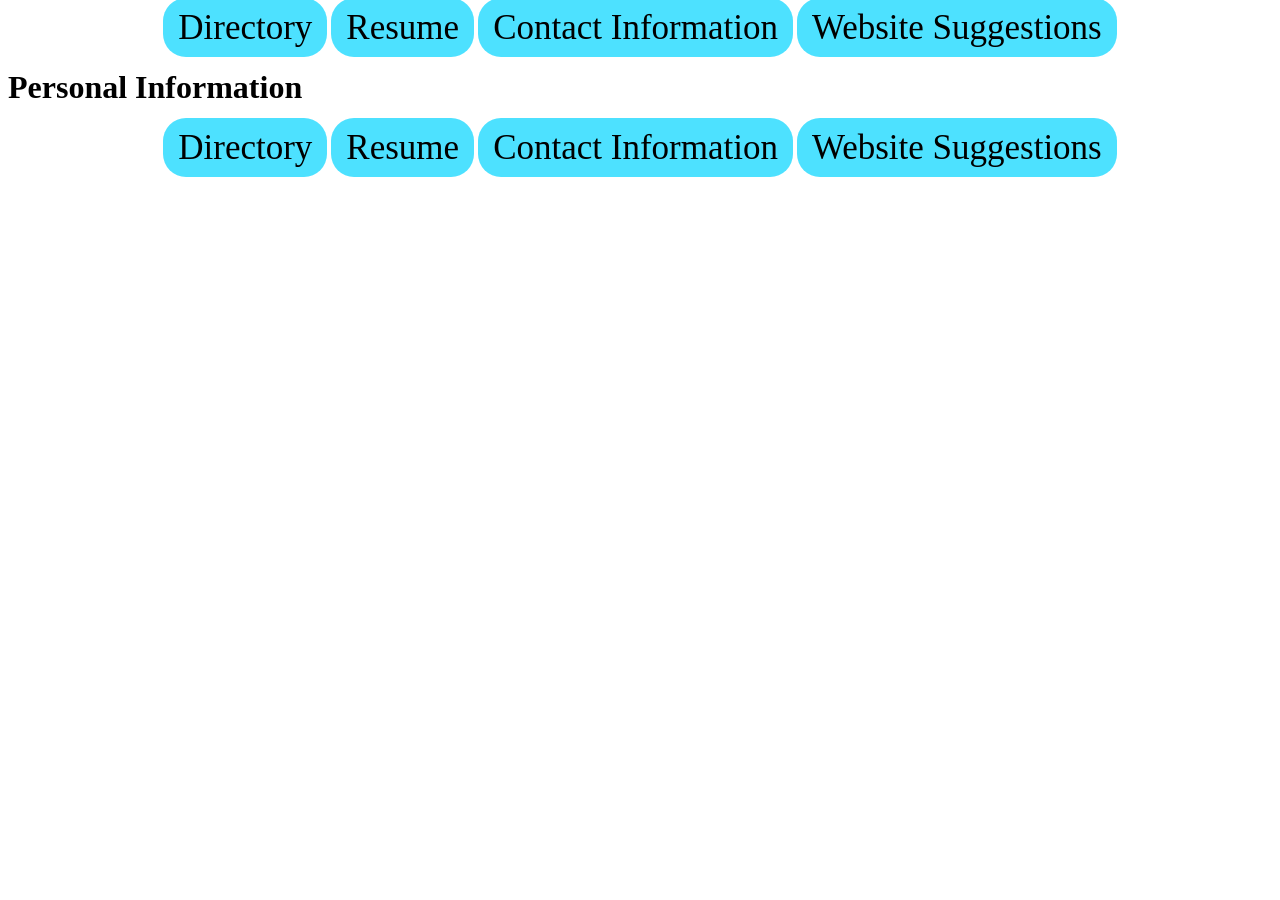
<file: Personal_Information.html>
<!DOCTYPE html>
<html lang="en">
<head>
	<title>James King- Personal Information</title>
	<meta charset="utf-8">
	<style type="text/css">
		.nav {
     	 	font-family: Trebuchet;
			-webkit-border-radius: 23px;
  			-moz-border-radius: 23px;
  			border-radius: 23px;
 			color: #000;
  			font-size: 35px;
 			background: #4DE1FF;
  			padding: 10px 15px;
  			text-decoration: none;
		}

		.nav:hover {
			background: #48D1ED;
 			text-decoration: none;
	</style>
</head>
<body>
	<center>
	<a class="nav" href="Directory_Page.html" target="_self" rel="nofollow">Directory</a>
	<a class="nav" href="Resume_Code.html" target="_self" rel="nofollow">Resume</a>
	<a class="nav" href="Contact_Information.html" target="_self" rel="nofollow">Contact Information</a>
	<a class="nav" href="Website_Suggestions.html" target="_self" rel="nofollow">Website Suggestions</a>
	</center>
	<h1>Personal Information</h1>
	<p></p>
	<center>
	<a class="nav" href="Directory_Page.html" target="_self" rel="nofollow">Directory</a>
	<a class="nav" href="Resume_Code.html" target="_self" rel="nofollow">Resume</a>
	<a class="nav" href="Contact_Information.html" target="_self" rel="nofollow">Contact Information</a>
	<a class="nav" href="Website_Suggestions.html" target="_self" rel="nofollow">Website Suggestions</a>
	</center>

</body>
</html>
</file>
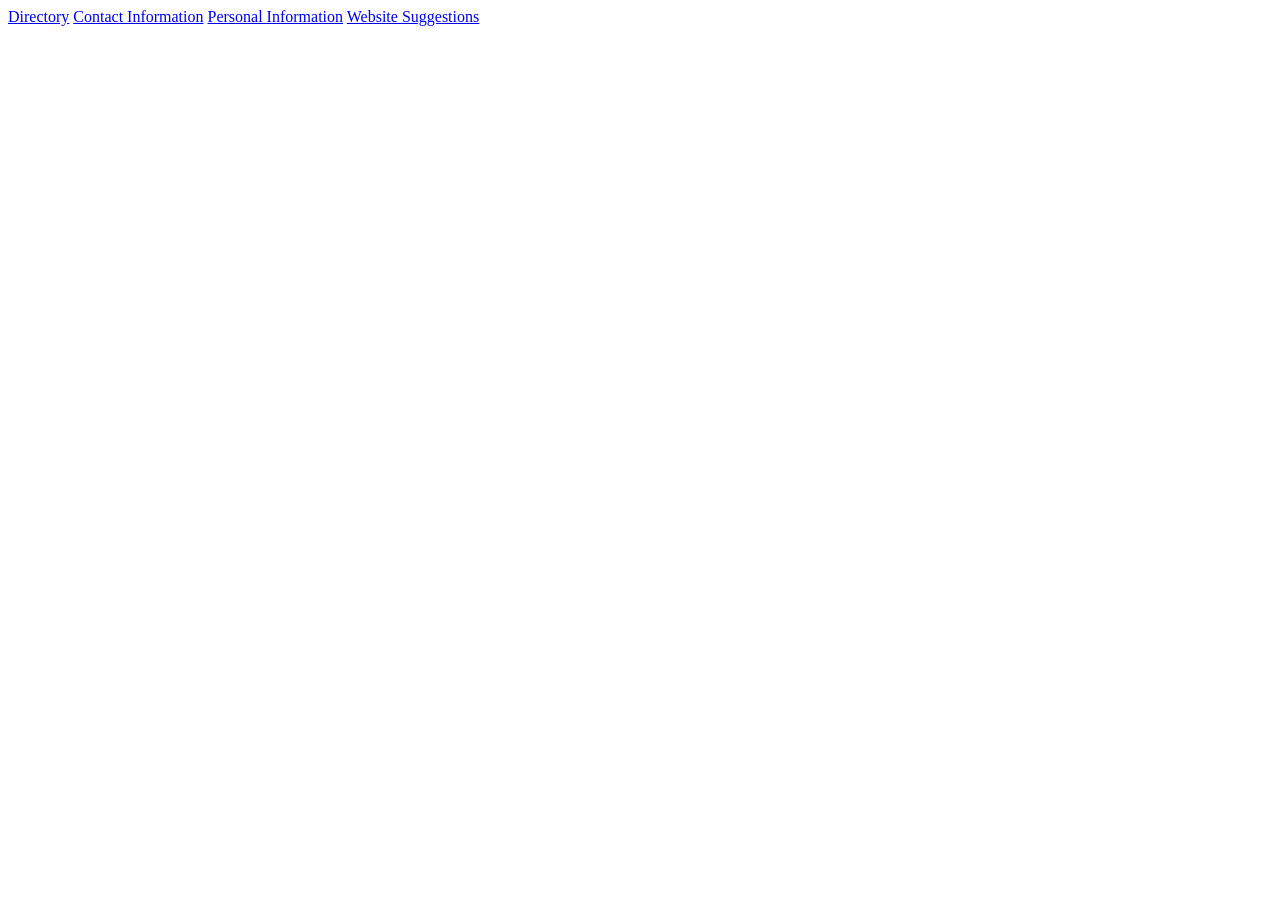
<file: Resume_Code.html>
<!Doctype HTML>
<html lang="en">
	<head>
		<title>James King- Resume</title>
		<meta charset="utf-8">
		<style type="text/css">
	</style>

	</head>
	<body>
		<a class="nav" href="Directory_Page.html" target="_blank" rel="nofollow">Directory</a>
		<a class="nav" href="Contact_Information.html" target="_blank" rel="nofollow">Contact Information</a>
		<a class="nav" href="Personal_Information.html" target="_blank" rel="nofollow">Personal Information</a>
		<a class="nav" href="Website_Suggestions.html" target="_blank" rel="nofollow">Website Suggestions</a>
	</body>
</html>
</file>
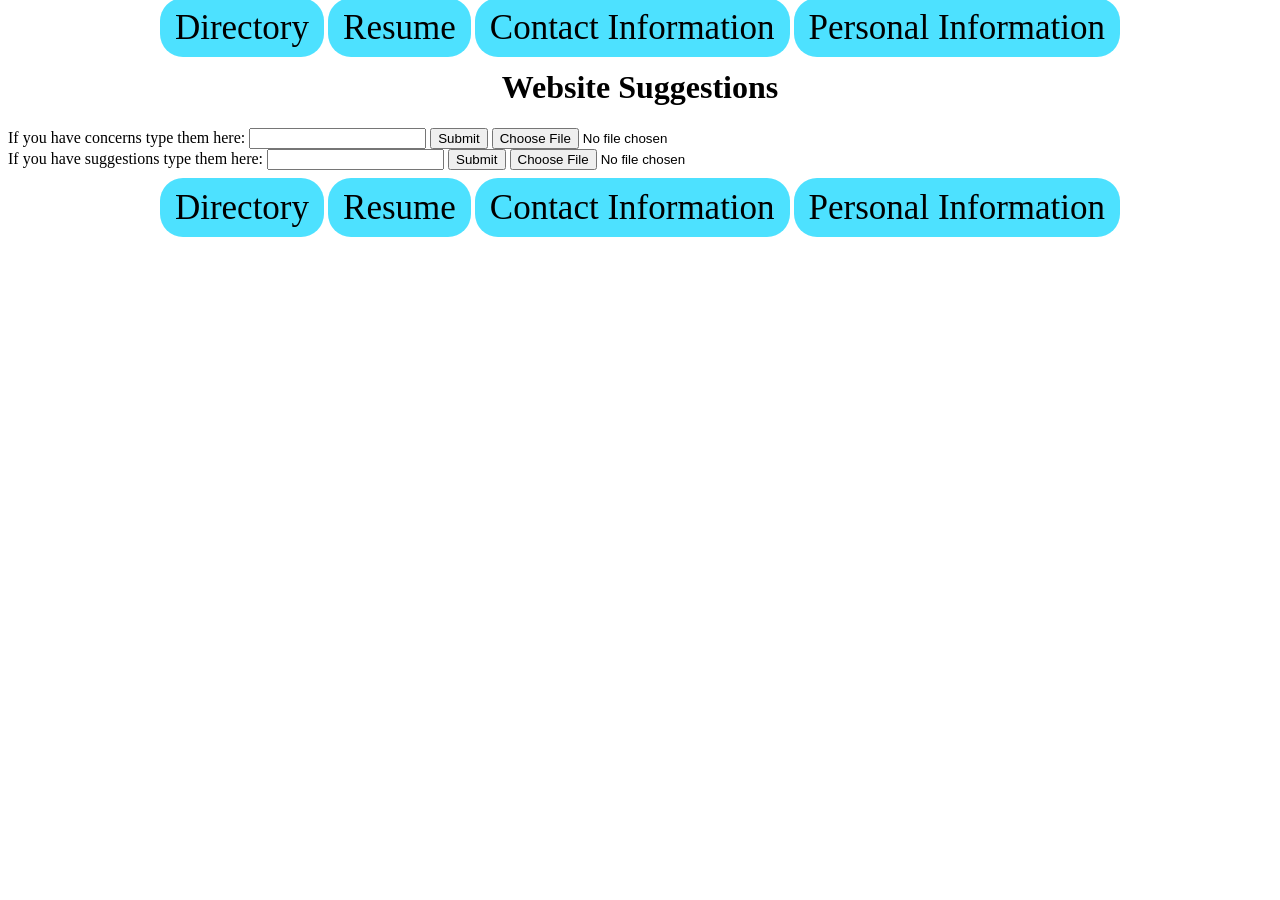
<file: Website_Suggestions.html>
<!DOCTYPE html>
<html lang="en">
<head>
	<title>James King- Website Suggestions</title>
	<meta charset="utf-8">
	<style type="text/css">
	.nav {
     	 	font-family: Trebuchet;
			-webkit-border-radius: 23px;
  			-moz-border-radius: 23px;
  			border-radius: 23px;
 			color: #000;
  			font-size: 35px;
 			background: #4DE1FF;
  			padding: 10px 15px;
  			text-decoration: none;
		}

		.nav:hover {
			background: #48D1ED;
 			text-decoration: none;
		}
		h1{
			text-align: center;
		}
		input{
			text-align: center;
			size: 300px;
		}
		.name{
			width: 25px;
			height: 50px;
		}
	</style>
</head>
<body>
	<center>
	<a class="nav" href="Directory_Page.html" target="_self" rel="nofollow">Directory</a>
	<a class="nav" href="Resume_Code.html" target="_self" rel="nofollow">Resume</a>
	<a class="nav" href="Contact_Information.html" target="_self" rel="nofollow">Contact Information</a>
	<a class="nav" href="Personal_Information.html" target="_self" rel="nofollow">Personal Information</a>
	</center>

	<h1>Website Suggestions</h1>
	<form action="Website_Suggestions.html" method="get">
		If you have concerns type them here: <input type="text" name="concerns" formtarget="_self">
		<input type="submit" name="submit">
		<input type="file" name="Submit" formtarget="_self">
		<br>
		If you have suggestions type them here: <input type="text" name="suggestions" formtarget="_self">
		<input type="submit" name="submit">
		<input type="file" name="Submit" formtarget="_self">
	</form>
	<br>
	<center>
	<a class="nav" href="Directory_Page.html" target="_self" rel="nofollow">Directory</a>
	<a class="nav" href="Resume_Code.html" target="_self" rel="nofollow">Resume</a>
	<a class="nav" href="Contact_Information.html" target="_self" rel="nofollow">Contact Information</a>
	<a class="nav" href="Personal_Information.html" target="_self" rel="nofollow">Personal Information</a>
	</center>
</body>
</html>
</file>
<file: site/css/tokens.css>
/* =============================================================================
   tokens.css — design system only
   Owner: Structure. Nothing component-specific lives here.

   Contents
     1. Reset
     2. Palette (the nine contract tokens + a few strictly-derived helpers)
     3. Typography (two stacks, fluid scale, measures)
     4. Space scale
     5. Radii, hairlines, shadows
     6. Layout widths and gutters
     7. Motion primitives (durations/easings only — Motion owns the animations)
   ========================================================================== */

/* -----------------------------------------------------------------------------
   1. Reset — modern, minimal, opinionated only where it prevents bugs
   -------------------------------------------------------------------------- */

*,
*::before,
*::after {
  box-sizing: border-box;
}

* {
  margin: 0;
}

html {
  -webkit-text-size-adjust: 100%;
  text-size-adjust: 100%;
  scroll-behavior: smooth;
}

@media (prefers-reduced-motion: reduce) {
  html {
    scroll-behavior: auto;
  }
}

body {
  min-height: 100svh;
  -webkit-font-smoothing: antialiased;
  -moz-osx-font-smoothing: grayscale;
  text-rendering: optimizeLegibility;
}

img,
picture,
svg,
video,
canvas {
  display: block;
  max-width: 100%;
}

img,
svg,
video {
  height: auto;
}

input,
button,
textarea,
select {
  font: inherit;
  color: inherit;
  letter-spacing: inherit;
}

button {
  background: none;
  border: 0;
  cursor: pointer;
}

p,
h1,
h2,
h3,
h4,
h5,
h6 {
  overflow-wrap: break-word;
}

h1,
h2,
h3,
h4 {
  text-wrap: balance;
}

p,
li,
figcaption {
  text-wrap: pretty;
}

ul[class],
ol[class] {
  list-style: none;
  padding: 0;
}

table {
  border-collapse: collapse;
}

fieldset {
  border: 0;
  padding: 0;
  min-inline-size: 0;
}

legend {
  padding: 0;
}

:target {
  scroll-margin-block-start: var(--space-2xl, 4rem);
}

/* -----------------------------------------------------------------------------
   2. Palette
   The nine tokens below are fixed by the build contract. The `-deep` / `-invert`
   entries are derived helpers that exist ONLY to keep text contrast >= 4.5:1;
   they never replace a contract token.
   -------------------------------------------------------------------------- */

:root {
  /* --- contract palette --------------------------------------------------- */
  --c-ink: #16120e;      /* primary text, dark panels                          */
  --c-paper: #fbf8f3;    /* page background                                    */
  --c-card: #f1eade;     /* cards, insets                                      */
  --c-accent: #b4813a;   /* brass accent, CTAs, rules                          */
  --c-muted: #6b6157;    /* secondary text            5.7:1 on --c-paper       */
  --c-rule: #e4dacb;     /* hairlines, borders                                 */
  --c-sky: #cbd5d8;      /* SVG sky / glass                                    */
  --c-stone: #b9ae9e;    /* SVG masonry / mid-tone                             */
  --c-shadow: #8a7f72;   /* SVG shading                                        */

  /* --- derived: text-safe variants ---------------------------------------- */
  /* Raw --c-accent is 3.2:1 on paper — decorative + large display only.       */
  --c-accent-deep: #8a5f22;    /* brass as TEXT           5.3:1 on --c-paper   */
  --c-accent-deeper: #6f4b1a;  /* brass on a brass tint   5.8:1 on 12% accent  */
  --c-accent-hover: var(--c-accent-deeper); /* pressed / hovered brass         */
  --c-ink-soft: #2a231b;       /* softened ink for large dark fills            */
  --c-paper-invert: #f6f1e8;   /* body text ON ink       16.6:1 on --c-ink     */
  --c-muted-invert: #b9ae9e;   /* secondary text ON ink   8.6:1 on --c-ink     */
  --c-rule-invert: #3a3128;    /* hairlines ON ink                             */
  --c-danger: #9a2f22;         /* form errors             7.0:1 on --c-paper   */
  --c-focus: #8a5f22;          /* focus ring                                   */

  /* --- derived: text set OVER artwork -------------------------------------
     Round 2 makes every chapter a full-bleed scene with its copy over the
     picture, so these three are load-bearing for contrast, not decoration.
     The media veil (layout.css §4) guarantees the darkest 40% of a chapter
     sits at >= 0.74 ink over whatever the artwork is. Worst case — pure white
     artwork under a 0.74 veil — the composite is #4E4A46-ish, and against it:
       --text-on-media            7.4:1
       --text-on-media-secondary  6.6:1
       --c-accent-light           5.2:1
     Every one clears 4.5:1 before the text-shadow is counted.               */
  --text-on-media: #f7f2e9;
  --text-on-media-secondary: #ece4d6;
  --c-accent-light: #edd0a0;   /* brass, lightened for use on dark artwork    */

  /* --- alpha washes (overlays, scrims, hover fills) ----------------------- */
  --c-ink-a08: rgb(22 18 14 / 0.08);
  --c-ink-a12: rgb(22 18 14 / 0.12);
  --c-ink-a60: rgb(22 18 14 / 0.6);
  --c-ink-a82: rgb(22 18 14 / 0.82);
  --c-accent-a12: rgb(180 129 58 / 0.12);
  --c-accent-a30: rgb(180 129 58 / 0.3);
  --c-paper-a92: rgb(251 248 243 / 0.92);

  /* Ink as a bare triplet, for the alpha washes that sit over artwork.      */
  --c-ink-rgb: 22 18 14;

  /* --- semantic surface roles --------------------------------------------- */
  --surface-page: var(--c-paper);
  --surface-raised: var(--c-card);
  --surface-dark: var(--c-ink);
  --text-primary: var(--c-ink);
  --text-secondary: var(--c-muted);
  --text-on-dark: var(--c-paper-invert);
  --text-on-dark-secondary: var(--c-muted-invert);
  --border-hairline: var(--c-rule);

  /* -----------------------------------------------------------------------
     3. Typography
     -------------------------------------------------------------------- */
  --font-display: "Bitstream Charter", "Liberation Serif", Georgia, "Times New Roman", serif;
  --font-body: "Liberation Sans", "DejaVu Sans", system-ui, -apple-system, "Segoe UI", sans-serif;

  /* Fluid scale, 390px → 1440px viewport. Ratio ≈ 1.2 small / 1.33 large.    */
  --step--2: clamp(0.6875rem, 0.671rem + 0.068vw, 0.75rem);
  --step--1: clamp(0.8125rem, 0.796rem + 0.068vw, 0.875rem);
  --step-0:  clamp(1rem, 0.966rem + 0.14vw, 1.125rem);
  --step-1:  clamp(1.2rem, 1.102rem + 0.4vw, 1.5rem);
  --step-2:  clamp(1.44rem, 1.256rem + 0.755vw, 2rem);
  --step-3:  clamp(1.728rem, 1.42rem + 1.264vw, 2.67rem);
  --step-4:  clamp(2.074rem, 1.56rem + 2.106vw, 3.553rem);
  --step-5:  clamp(2.488rem, 1.657rem + 3.412vw, 5rem);
  --step-6:  clamp(2.986rem, 1.6rem + 5.69vw, 6.25rem);

  /* The property name. Capped well below --step-5 on purpose: the h1 now sits
     inside a 100svh scene alongside four other lines, and a long placeholder
     name has to be able to wrap to three lines without pushing the body copy
     off a 900px-tall screen. Round 1 clipped the headline for exactly this
     reason. Re-test with a 45-character name before raising the ceiling.    */
  --step-hero: clamp(2.125rem, 1.31rem + 3.35vw, 4.125rem);

  /* The "why owners choose us" stat. Same reasoning as --step-hero, one step
     smaller: every stat is a bracketed placeholder of unknown length, and it
     sits in a column that can be as narrow as 15rem in a four-up grid. Capped
     at 2.5rem so "[24 hrs]" reads as a number and "[Under two business days]"
     still wraps to two lines instead of overflowing its card. */
  --step-stat: clamp(1.75rem, 1.31rem + 1.8vw, 2.5rem);

  --lh-tight: 1.04;
  --lh-snug: 1.16;
  --lh-heading: 1.1;
  --lh-body: 1.6;
  --lh-loose: 1.75;

  --ls-display: -0.022em;
  --ls-heading: -0.012em;
  --ls-body: 0.001em;
  --ls-eyebrow: 0.18em;
  --ls-caps: 0.09em;

  --fw-regular: 400;
  --fw-medium: 500;
  --fw-bold: 700;

  /* Reading measures */
  --measure-tight: 26ch;
  --measure: 34ch;
  --measure-wide: 62ch;

  /* -----------------------------------------------------------------------
     4. Space scale (base 4px, geometric-ish)
     -------------------------------------------------------------------- */
  --space-3xs: 0.25rem;   /*  4px */
  --space-2xs: 0.5rem;    /*  8px */
  --space-xs: 0.75rem;    /* 12px */
  --space-sm: 1rem;       /* 16px */
  --space-md: 1.5rem;     /* 24px */
  --space-lg: 2rem;       /* 32px */
  --space-xl: 3rem;       /* 48px */
  --space-2xl: 4.5rem;    /* 72px */
  --space-3xl: 7rem;      /* 112px */
  --space-4xl: 10rem;     /* 160px */

  /* Fluid rhythm — used for section padding so whitespace stays generous     */
  --space-section: clamp(4rem, 2.2rem + 7.4vw, 9rem);
  --space-gutter: clamp(1.25rem, 0.55rem + 2.9vw, 4rem);
  --space-flow: clamp(1rem, 0.8rem + 0.82vw, 1.5rem);

  /* -----------------------------------------------------------------------
     5. Radii, hairlines, shadows
     -------------------------------------------------------------------- */
  --radius-xs: 2px;
  --radius-sm: 4px;
  --radius-md: 8px;
  --radius-lg: 14px;
  --radius-pill: 999px;

  --hairline: 1px;
  --border-thin: var(--hairline) solid var(--c-rule);
  --border-accent: var(--hairline) solid var(--c-accent-a30);

  /* Low, warm, architectural. Never a generic grey blur.                     */
  --shadow-xs: 0 1px 2px rgb(22 18 14 / 0.05);
  --shadow-sm: 0 2px 6px rgb(22 18 14 / 0.06), 0 1px 2px rgb(22 18 14 / 0.04);
  --shadow-md: 0 10px 24px -12px rgb(22 18 14 / 0.18), 0 2px 6px rgb(22 18 14 / 0.05);
  --shadow-lg: 0 30px 60px -28px rgb(22 18 14 / 0.28), 0 6px 16px -8px rgb(22 18 14 / 0.1);
  --shadow-cta: 0 12px 28px -14px rgb(22 18 14 / 0.42);

  /* -----------------------------------------------------------------------
     6. Layout widths
     -------------------------------------------------------------------- */
  --width-full: 100%;
  --width-wide: 90rem;    /* 1440 — the outer shell cap                       */
  --width-page: 76rem;    /* 1216 — standard content frame                    */
  --width-text: 44rem;    /*  704 — prose column                              */
  --width-narrow: 32rem;  /*  512 — forms, single-column cards                */
  /* The quote section's left rail at >= 62rem: heading, lede and the phone /
     email / address block sit here while the form takes the rest of the page
     column. Subtracted from --width-page in layout.css §9, so the two columns
     plus their gutter always add back up to the standard content frame.      */
  --width-aside: 24rem;   /*  384 — quote section's left rail                 */

  --header-height: clamp(3.5rem, 3.1rem + 1.7vw, 4.5rem);
  --chapter-min-height: 100svh;

  /* -----------------------------------------------------------------------
     7. Motion primitives — values only.
     Motion (chapters.css / scroll.js) owns every chapter animation; these are
     here so shell affordances (sticky CTA, hovers, focus) stay consistent.
     -------------------------------------------------------------------- */
  --dur-fast: 140ms;
  --dur-base: 240ms;
  --dur-slow: 480ms;
  --ease-out: cubic-bezier(0.22, 0.61, 0.36, 1);
  --ease-in-out: cubic-bezier(0.65, 0, 0.35, 1);
  --ease-entrance: cubic-bezier(0.16, 1, 0.3, 1);

  /* Fallbacks for the custom properties Motion writes at runtime, so the page
     is never broken before/without js/scroll.js. Motion overwrites these.     */
  --scroll-progress: 0;

  color-scheme: light;
}
</file>
<file: site/css/layout.css>
/* =============================================================================
   layout.css — the page shell
   Owner: Structure.

   Scope boundary: this file owns BOX MODEL, TYPE, COLOUR and RESPONSIVE
   BEHAVIOUR. It deliberately declares no chapter transitions, transforms,
   scroll-linked animation, or anything keyed off --p / .is-active / .is-seen —
   Motion owns all of that in css/chapters.css, which loads after this file and
   therefore wins. The one animated thing here is the sticky CTA reveal, which
   the contract assigns to Structure.

   Order
     1.  Page base
     2.  Shared primitives (skip link, buttons, section headings, noscript)
     3.  Site header
     4.  Journey + generic chapter
     5.  Hero chapter
     6.  Services
     7.  Why owners choose us
     8.  Pricing
     9.  Quote + form controls
     10. Sticky CTA
     11. Site footer
     12. Focus, selection, reduced motion, print
     13. Responsive
     14. INTEGRATION NOTES

   v3 note: this is a property MANAGEMENT COMPANY site, not a leasing site.
   The floor-plan (`.plans__*`) and tour-form (`.tour__*`) rules are gone —
   nothing on this page is for rent, so there is nothing to plan or tour. The
   walkthrough sections 4 and 5 are untouched: same geometry, same handoff to
   Motion, only the argument the copy makes has changed.
   ========================================================================== */

/* -----------------------------------------------------------------------------
   1. Page base
   -------------------------------------------------------------------------- */

body {
  background-color: var(--surface-page);
  color: var(--text-primary);
  font-family: var(--font-body);
  font-size: var(--step-0);
  line-height: var(--lh-body);
  letter-spacing: var(--ls-body);
  /* Space for the fixed sticky CTA on small screens so it never covers the
     last line of the footer. */
  padding-block-end: env(safe-area-inset-bottom, 0px);
}

h1,
h2,
h3,
h4 {
  font-family: var(--font-display);
  font-weight: var(--fw-regular);
  line-height: var(--lh-heading);
  letter-spacing: var(--ls-heading);
}

a {
  color: inherit;
  text-decoration-color: var(--c-accent-a30);
  text-underline-offset: 0.22em;
  text-decoration-thickness: from-font;
}

a:hover {
  text-decoration-color: var(--c-accent);
}

[hidden] {
  display: none !important;
}

/* Centred content rail used by every full-bleed section. Works for markup that
   JavaScript injects later, because it targets direct children generically. */
.services,
.why,
.pricing,
.quote,
.site-footer {
  display: grid;
  grid-template-columns:
    [full-start] minmax(var(--space-gutter), 1fr)
    [content-start] minmax(0, var(--width-page)) [content-end]
    minmax(var(--space-gutter), 1fr) [full-end];
}

.services > *,
.why > *,
.pricing > *,
.quote > *,
.site-footer > * {
  grid-column: content;
}

/* Every post-walkthrough section clears the fixed header when it is the
   anchor target. The header CTA and the sticky CTA both aim at #quote. */
.services,
.why,
.pricing,
.quote {
  scroll-margin-block-start: var(--header-height);
}

/* -----------------------------------------------------------------------------
   2. Shared primitives
   -------------------------------------------------------------------------- */

.skip-link {
  position: fixed;
  z-index: 200;
  inset-block-start: var(--space-2xs);
  inset-inline-start: var(--space-2xs);
  padding: var(--space-xs) var(--space-md);
  background: var(--c-ink);
  color: var(--c-paper-invert);
  border-radius: var(--radius-sm);
  font-size: var(--step--1);
  letter-spacing: var(--ls-caps);
  text-transform: uppercase;
  text-decoration: none;
  box-shadow: var(--shadow-md);
  transform: translateY(-160%);
}

.skip-link:focus-visible,
.skip-link:focus {
  transform: translateY(0);
}

main:focus {
  outline: none;
}

/* --- buttons ---------------------------------------------------------------
   Class-based for markup I author; element-based fallbacks further down catch
   the button js/site.js injects into the quote form. */

.button,
.quote__form button[type="submit"],
.site-header__cta {
  display: inline-flex;
  align-items: center;
  justify-content: center;
  gap: var(--space-2xs);
  min-height: 2.75rem;
  padding: 0.75rem var(--space-md);
  border: var(--hairline) solid transparent;
  border-radius: var(--radius-pill);
  font-size: var(--step--1);
  font-weight: var(--fw-medium);
  letter-spacing: var(--ls-caps);
  text-transform: uppercase;
  text-decoration: none;
  white-space: nowrap;
  transition: background-color var(--dur-base) var(--ease-out),
              color var(--dur-base) var(--ease-out),
              border-color var(--dur-base) var(--ease-out);
}

.button--primary,
.quote__form button[type="submit"] {
  background-color: var(--c-ink);
  color: var(--c-paper-invert);
  border-color: var(--c-ink);
  padding-inline: var(--space-lg);
}

.button--primary:hover,
.quote__form button[type="submit"]:hover {
  background-color: var(--c-accent-hover);
  border-color: var(--c-accent-hover);
  color: var(--c-paper);
}

.button--ghost {
  background-color: transparent;
  color: var(--c-accent-deep);
  border-color: var(--c-accent-a30);
}

.button--ghost:hover {
  border-color: var(--c-accent);
  background-color: var(--c-accent-a12);
}

/* --- section headings (services, why, pricing, quote) ---------------------- */

.section__eyebrow,
.chapter__eyebrow {
  display: flex;
  align-items: center;
  gap: var(--space-xs);
  margin: 0;
  color: var(--c-accent-deep);
  font-size: var(--step--1);
  font-weight: var(--fw-medium);
  letter-spacing: var(--ls-eyebrow);
  text-transform: uppercase;
  line-height: 1.3;
}

.section__eyebrow::before,
.chapter__eyebrow::before {
  content: "";
  flex: 0 0 auto;
  inline-size: clamp(1.5rem, 3vw, 2.75rem);
  block-size: 1px;
  background-color: var(--c-accent);
}

.section__title {
  margin-block-start: var(--space-md);
  font-size: var(--step-3);
  line-height: var(--lh-snug);
  max-inline-size: 20ch;
}

.section__lede {
  margin-block-start: var(--space-md);
  max-inline-size: var(--width-text);
  color: var(--c-muted);
  font-size: var(--step-0);
  line-height: var(--lh-loose);
}

/* The intro block of each post-walkthrough section. Deliberately generous:
   this is a pitch to owners, and the whitespace above a section title is
   doing as much work as the title. */
.services__intro,
.why__intro,
.pricing__intro,
.quote__intro {
  padding-block-end: var(--space-xl);
}

/* --- noscript notices ------------------------------------------------------ */

.noscript-note {
  margin-inline: auto;
  margin-block: var(--space-lg);
  max-inline-size: var(--width-text);
  padding: var(--space-md) var(--space-lg);
  background-color: var(--c-card);
  border: var(--hairline) solid var(--c-rule);
  border-inline-start: 3px solid var(--c-accent);
  border-radius: var(--radius-sm);
  color: var(--c-ink);
  font-size: var(--step--1);
  line-height: var(--lh-loose);
}

.noscript-note > * + * {
  margin-block-start: var(--space-sm);
}

.noscript-note__title {
  font-family: var(--font-display);
  font-size: var(--step-1);
  letter-spacing: var(--ls-heading);
  line-height: var(--lh-snug);
}

.noscript-note code {
  font-family: ui-monospace, "DejaVu Sans Mono", monospace;
  font-size: 0.9em;
  background-color: var(--c-paper);
  padding: 0.1em 0.35em;
  border-radius: var(--radius-xs);
}

.noscript-note__contact {
  display: grid;
  gap: var(--space-sm);
  list-style: none;
  padding: 0;
  justify-items: start;
}

.noscript-note__meta {
  color: var(--c-muted);
}

.noscript-note--footer {
  background-color: transparent;
  border-color: var(--c-rule-invert);
  border-inline-start-color: var(--c-accent);
  color: var(--text-on-dark);
}

.noscript-note--footer code {
  background-color: var(--c-ink-soft);
}

/* -----------------------------------------------------------------------------
   3. Site header
   -------------------------------------------------------------------------- */

.site-header {
  position: fixed;
  z-index: 100;
  inset-block-start: 0;
  inset-inline: 0;
  display: flex;
  align-items: center;
  justify-content: space-between;
  gap: var(--space-md);
  min-block-size: var(--header-height);
  padding-inline: var(--space-gutter);
  padding-block: var(--space-2xs);
  background-color: var(--c-paper-a92);
  border-block-end: var(--hairline) solid transparent;
  transition: background-color var(--dur-base) var(--ease-out),
              border-color var(--dur-base) var(--ease-out),
              box-shadow var(--dur-base) var(--ease-out);
}

@supports (backdrop-filter: blur(1px)) or (-webkit-backdrop-filter: blur(1px)) {
  .site-header {
    background-color: rgb(251 248 243 / 0.72);
    -webkit-backdrop-filter: saturate(1.4) blur(14px);
    backdrop-filter: saturate(1.4) blur(14px);
  }
}

/* Motion adds .is-scrolled to <body> past the first viewport. */
body.is-scrolled .site-header {
  border-block-end-color: var(--c-rule);
  box-shadow: var(--shadow-sm);
}

.site-header__name {
  font-family: var(--font-display);
  font-size: var(--step-0);
  letter-spacing: var(--ls-caps);
  text-transform: uppercase;
  color: var(--c-ink);
  /* Keeps a long placeholder name from shoving the CTA off a 390px screen. */
  min-inline-size: 0;
  overflow: hidden;
  text-overflow: ellipsis;
  white-space: nowrap;
}

.site-header__cta {
  flex: 0 0 auto;
  min-height: 2.25rem;
  padding: 0.5rem var(--space-md);
  background-color: transparent;
  color: var(--c-accent-deep);
  border-color: var(--c-accent-a30);
}

.site-header__cta:hover {
  background-color: var(--c-accent-a12);
  border-color: var(--c-accent);
}

/* -----------------------------------------------------------------------------
   4. Journey + the chapter as a full-bleed scene
   -----------------------------------------------------------------------------

   ROUND 2 REBUILD. Round 1 drew each chapter as a small framed card with the
   copy beside it, which read as a product page rather than a walk-through. A
   chapter is now one scene: the media fills the whole 100svh section, edge to
   edge, and the copy sits over it, bottom-anchored inside the content rail.

   HOW THE MEDIA FILLS. `.chapter` is the containing block (position: relative,
   zero padding — all the padding lives on `.chapter__copy` instead, so nothing
   insets the picture). `.chapter__media` is taken out of flow with
   `position: absolute; inset: 0`, so the chapter's height is set purely by the
   copy against `min-block-size: 100svh`, and the media always matches it —
   however tall the copy grows on a narrow screen.

   That one declaration is written as `.journey .chapter__media` rather than
   `.chapter__media`: css/chapters.css restates `position: relative` on the same
   class, and it loads last. Two classes beats one, so this holds by specificity
   instead of by load order. See INTEGRATION NOTE 4.
   -------------------------------------------------------------------------- */

.journey {
  display: block;
  /* Guards the page against horizontal scrollbars if Motion translates media
     beyond the chapter box. `clip` (not `hidden`) so position:sticky still
     resolves against the viewport. */
  overflow-x: clip;
}

.journey > noscript .noscript-note {
  margin-block-start: calc(var(--header-height) + var(--space-lg));
}

.chapter {
  position: relative;
  /* Keeps every z-index below strictly local to the chapter. */
  isolation: isolate;

  display: grid;
  grid-template-columns:
    [full-start] minmax(var(--space-gutter), 1fr)
    [content-start] minmax(0, var(--width-page)) [content-end]
    minmax(var(--space-gutter), 1fr) [full-end];
  /* The copy is the only in-flow child, so `end` is what bottom-anchors it. */
  align-content: end;

  min-block-size: var(--chapter-min-height);
  /* Deliberately zero. See the note above — padding here would inset the
     full-bleed media. The copy carries its own. */
  padding: 0;

  background-color: var(--c-ink);
  color: var(--text-on-media);
  scroll-margin-block-start: 0;
}

/* --- the still behind everything --------------------------------------------
   The poster frame, painted on the CHAPTER, underneath the media frame. It is
   the floor for "never a black box": it is in the stylesheet, so it is there
   before any script runs, if no script ever runs, if the clip 404s, if the
   codec is unsupported, and if the decoder gives up mid-scrub.

   js/scroll.js also publishes each poster to `--chapter-poster` for
   chapters.css to paint on `.chapter__media`. That is the same image at the
   same URL, so the two cost one download and agree with each other — this
   simply does not depend on it. It is currently also the only one of the two
   that works; see INTEGRATION NOTE 8.

   Paths are relative to this file, hence the `../`. They are the only asset
   filenames in the stylesheet, and they match the `poster` attributes in
   index.html one for one.
   -------------------------------------------------------------------------- */

.chapter[data-art="exterior-aerial"],
.chapter[data-art="exterior-street"],
.chapter[data-art="living"],
.chapter[data-art="kitchen"] {
  background-repeat: no-repeat;
  background-size: cover;
  background-position: center;
}

.chapter[data-art="exterior-aerial"] {
  background-image: url("../assets/video/exterior-aerial-poster.jpg");
}

.chapter[data-art="exterior-street"] {
  background-image: url("../assets/video/exterior-street-poster.jpg");
}

.chapter[data-art="living"] {
  background-image: url("../assets/video/living-poster.jpg");
}

.chapter[data-art="kitchen"] {
  background-image: url("../assets/video/kitchen-poster.jpg");
}

/* --- the picture ----------------------------------------------------------- */

.journey .chapter__media {
  position: absolute;
  inset: 0;
  z-index: 0;
  overflow: hidden;
  /* Round 1's card treatment, explicitly undone. */
  aspect-ratio: auto;
  border-radius: 0;
  box-shadow: none;
  /* Transparent, not the round 1 card fill: the chapter behind this is
     carrying the poster still, and an opaque frame would hide it. */
  background-color: transparent;
}

.chapter__media > img,
.chapter__media > video {
  inline-size: 100%;
  block-size: 100%;
  /* Beats the `height: auto` in the tokens reset for the video element. */
  min-block-size: 100%;
  object-fit: cover;
  object-position: center;
}

/* --- the veil is NOT here ---------------------------------------------------
   Deliberately. Copy over a photograph needs the photograph darkened where the
   words are, but that treatment belongs to css/chapters.css, which now ships
   it always-on: a veil on `.chapter__media::after` plus a feathered panel
   painted as the background of `.chapter__copy`, both measured against
   rendered pixels. Adding a second veil here does not make the page safer, it
   makes it black — which is exactly what happened the first time this section
   was written, and why it is now a comment.

   What this file guarantees instead is the part Motion cannot see: that the
   copy is placed inside the band the veil is weighted for, and that the text
   colours below hold up on their own if chapters.css never loads. Contrast was
   verified by screenshotting the real page with the text set to transparent
   and sampling the lightest pixel inside every text run, at 390 / 768 / 1440,
   with a deliberately long property name. See INTEGRATION NOTE 7.
   -------------------------------------------------------------------------- */

/* --- honesty label ----------------------------------------------------------
   On the four chapters running real footage. Structure owns where it goes;
   chapters.css owns what it looks like, and matches it on `[data-media-note]`
   / `.chapter__note`, so the markup carries both. Everything below is position
   only, plus a self-sufficient fallback skin for the no-chapters.css case.

   Placed top-right of the frame and offset by the header height so it never
   ends up underneath the fixed header, and never collides with the copy, which
   is bottom-anchored. It reads as a photo credit, which is what it is.
   -------------------------------------------------------------------------- */

.chapter__note {
  position: absolute;
  z-index: 3;
  inset-block-start: calc(var(--header-height) + var(--space-2xs));
  inset-inline-end: var(--space-gutter);
  /* Absolute positioning turns chapters.css's `inline-size: inline-block` into
     a block, which would stretch the chip to its max width and leave the text
     ranged right inside a wide empty slab. Shrink-to-fit restores the chip. */
  inline-size: fit-content;
  max-inline-size: min(26rem, calc(100% - var(--space-gutter) * 2));
  padding: 0.4rem 0.7rem;
  background-color: rgb(var(--c-ink-rgb) / 0.78);
  border-radius: var(--radius-sm);
  color: var(--text-on-media);
  font-size: var(--step--1);
  line-height: 1.35;
  text-align: end;
  text-wrap: balance;
}

/* --- the copy ---------------------------------------------------------------
   Bottom-left of the content rail, capped at a proper reading measure.

   Spacing is set with MARGIN, not padding. chapters.css paints the copy panel
   as a background on this element and uses its `padding` shorthand to give the
   panel its bleed, so any padding declared here is overwritten. Margin is
   untouched by that and does the same job from outside the panel: the block
   start margin is a guard that only bites when the copy grows tall enough to
   reach the fixed header, and the block end margin lifts it off the bottom
   edge of the screen.
   -------------------------------------------------------------------------- */

.chapter__copy {
  grid-column: content;
  position: relative;
  z-index: 2;

  display: grid;
  gap: var(--space-flow);
  align-content: end;
  justify-items: start;
  max-inline-size: min(100%, 44rem);

  /* The block end value also has to clear the bleed on chapters.css's copy
     panel, which is a `::before` inset negatively past this box — too small a
     margin and the panel laps over the top of the next chapter. */
  margin-block: calc(var(--header-height) + var(--space-md)) var(--space-xl);
}

.chapter__eyebrow {
  color: var(--c-accent-light);
}

.chapter__eyebrow::before {
  background-color: var(--c-accent-light);
}

.chapter__title {
  font-size: var(--step-hero);
  line-height: var(--lh-tight);
  letter-spacing: var(--ls-display);
  color: var(--text-on-media);
  /* `min(100%, …)` not a bare `ch`: a long property name must wrap inside the
     rail rather than be clipped by a box narrower than the word. This is the
     round 1 hero bug, fixed. */
  max-inline-size: min(100%, 20ch);
}

.chapter__tagline {
  color: var(--text-on-media-secondary);
  font-size: var(--step-1);
  line-height: var(--lh-snug);
  max-inline-size: min(100%, 34ch);
}

.chapter__headline {
  font-size: var(--step-3);
  line-height: var(--lh-snug);
  color: var(--text-on-media);
  max-inline-size: min(100%, 20ch);
}

.chapter__body {
  color: var(--text-on-media-secondary);
  font-size: var(--step-0);
  line-height: var(--lh-loose);
  max-inline-size: min(100%, 46ch);
}

/* A brass hairline anchoring the copy block — the accent's only other job. */
.chapter__copy::after {
  content: "";
  inline-size: 3.5rem;
  block-size: 2px;
  margin-block-start: var(--space-2xs);
  background-color: var(--c-accent-light);
}

/* -----------------------------------------------------------------------------
   5. Hero chapter
   Same scene, one size up, and it carries the page's only <h1>.
   -------------------------------------------------------------------------- */

.chapter--hero .chapter__copy {
  max-inline-size: min(100%, 48rem);
  gap: var(--space-sm);
}

.chapter--hero .chapter__tagline {
  font-size: var(--step-1);
  color: var(--text-on-media);
}

/* Below the name and tagline the hero headline is a supporting line, not a
   second title — so it steps down rather than competing. */
.chapter--hero .chapter__headline {
  margin-block-start: var(--space-sm);
  font-size: var(--step-2);
  max-inline-size: min(100%, 26ch);
}

/* -----------------------------------------------------------------------------
   6. Services
   -----------------------------------------------------------------------------

   Five to seven services, injected into [data-services] by js/site.js. Drawn
   as an editorial index rather than a set of cards: a hairline over each entry,
   a brass ordinal, then title / body / deliverables. Boxes would have made this
   read like every other management company's template page; rules and numbers
   read like a table of contents, which is what a list of services actually is.

   The ordinal is a CSS counter on the grid, so it survives whatever markup
   site.js emits and renumbers itself if a service is added or removed.
   -------------------------------------------------------------------------- */

.services {
  padding-block: var(--space-section);
  background-color: var(--surface-page);
}

.services__grid {
  display: grid;
  gap: var(--space-xl) var(--space-lg);
  counter-reset: service;
}

.services__grid:empty {
  display: none;
}

/* Generic: whatever element site.js uses for a service. */
.services__grid > * {
  display: grid;
  gap: var(--space-2xs);
  align-content: start;
  justify-items: start;
  min-inline-size: 0;
  counter-increment: service;
  padding-block-start: var(--space-md);
  border-block-start: var(--hairline) solid var(--c-rule);
}

.services__grid > *::before {
  content: counter(service, decimal-leading-zero);
  color: var(--c-accent-deep);
  font-family: var(--font-display);
  font-size: var(--step--1);
  font-variant-numeric: tabular-nums;
  letter-spacing: var(--ls-caps);
  line-height: 1;
}

/* NB: site.js calls the ARTICLE `.services__item` and the list row
   `.services__list-item` — the opposite way round to the obvious guess. The
   dash rule below is therefore scoped to `.services__list-item`, never to
   `.services__item`, or the brass dash would replace the ordinal on the card
   itself (a `::before` can only carry one `content`).

   No measure cap at this width on purpose: one column at 390px is already
   narrower than the cap would be, and capping twice makes a two-word title
   wrap for no reason. The cap arrives with the multi-column grid at 48rem. */
.services__grid h3,
.services__grid .services__name {
  margin-block-start: var(--space-3xs);
  color: var(--c-ink);
  font-size: var(--step-1);
  line-height: var(--lh-snug);
}

.services__grid p,
.services__grid .services__body {
  color: var(--c-muted);
  font-size: var(--step-0);
  line-height: var(--lh-loose);
  max-inline-size: 42ch;
}

/* The concrete deliverables under each service. */
.services__grid ul,
.services__grid .services__list {
  display: grid;
  gap: var(--space-3xs);
  margin-block-start: var(--space-2xs);
  padding: 0;
  list-style: none;
}

.services__grid li,
.services__grid .services__list-item {
  position: relative;
  padding-inline-start: 1.35rem;
  color: var(--c-ink);
  font-size: var(--step--1);
  line-height: 1.55;
}

/* A brass dash instead of a bullet — the accent's whole job in this section. */
.services__grid li::before,
.services__grid .services__list-item::before {
  content: "";
  position: absolute;
  inset-block-start: 0.7em;
  inset-inline-start: 0;
  inline-size: 0.6rem;
  block-size: 1px;
  background-color: var(--c-accent);
}

/* -----------------------------------------------------------------------------
   7. Why owners choose us
   -----------------------------------------------------------------------------

   The one dark band between the walkthrough and the commercial sections. It
   exists to change the temperature of the page: eight scenes, a bright index
   of services, then a short, quiet, authoritative statement — then pricing.

   Three or four entries from [data-why], each optionally carrying a bracketed
   stat. The stat is the only large brass thing on the page after the hero, so
   it is capped by --step-stat (tokens §3) rather than a raw display step: the
   real values are unknown and may be phrases, not numbers.
   -------------------------------------------------------------------------- */

.why {
  padding-block: var(--space-section);
  background-color: var(--surface-dark);
  color: var(--text-on-dark);
}

.why .section__eyebrow {
  color: var(--c-accent-light);
}

.why .section__eyebrow::before {
  background-color: var(--c-accent-light);
}

.why .section__title {
  color: var(--text-on-dark);
}

.why .section__lede {
  color: var(--text-on-dark-secondary);
}

.why__grid {
  display: grid;
  gap: var(--space-xl) var(--space-lg);
}

.why__grid:empty {
  display: none;
}

.why__grid > * {
  display: grid;
  gap: var(--space-xs);
  align-content: start;
  justify-items: start;
  min-inline-size: 0;
  padding-block-start: var(--space-md);
  border-block-start: var(--hairline) solid var(--c-rule-invert);
}

/* The stat, however site.js marks it up. Class first, then the plausible
   element shapes — a <strong>, a <b>, or a definition list. */
.why__grid .why__stat,
.why__grid strong,
.why__grid b,
.why__grid dt {
  color: var(--c-accent-light);
  font-family: var(--font-display);
  font-size: var(--step-stat);
  font-weight: var(--fw-regular);
  line-height: var(--lh-tight);
  letter-spacing: var(--ls-display);
  text-wrap: balance;
}

/* Measure caps land with the multi-column grid at 48rem, not here — a single
   350px column is already the constraint, and a second one only forces
   "[1 point of contact]" onto two lines with half the row still empty. */
.why__grid h3,
.why__grid .why__name {
  margin-block-start: var(--space-3xs);
  color: var(--text-on-dark);
  font-size: var(--step-1);
  line-height: var(--lh-snug);
}

.why__grid p,
.why__grid dd,
.why__grid .why__body {
  margin: 0;
  color: var(--text-on-dark-secondary);
  font-size: var(--step-0);
  line-height: var(--lh-loose);
  max-inline-size: 40ch;
}

.why__grid a {
  color: var(--text-on-dark);
  text-decoration-color: var(--c-accent);
}

/* -----------------------------------------------------------------------------
   8. Pricing
   -----------------------------------------------------------------------------

   Three parts, three hooks: the fee model in a sentence or two, the tiers, and
   the small print. Exactly one tier is featured, and it has to read as featured
   with the colour taken away — so the distinction is carried by border WEIGHT
   (a 4px cap rule against 2px), ELEVATION (a real shadow against none) and SIZE
   (it grows past its neighbours at >= 62rem). Brass is confirmation, never the
   signal on its own.
   -------------------------------------------------------------------------- */

.pricing {
  padding-block: var(--space-section);
  background-color: var(--c-card);
  border-block: var(--hairline) solid var(--c-rule);
}

/* How fees work. Set as a standfirst — serif, one step up, ink rather than
   muted — because it is the answer to the first question an owner asks. The
   leading is looser than a heading's: the real copy runs to a paragraph, not
   a line, and --lh-snug at this size closes it up into a slab. At >= 62rem it
   moves beside the section title (§13) instead of under it. */
.pricing__model {
  max-inline-size: 54ch;
  color: var(--c-ink);
  font-family: var(--font-display);
  font-size: var(--step-1);
  line-height: 1.42;
}

.pricing__model:empty {
  display: none;
}

.pricing__model > * + * {
  margin-block-start: var(--space-sm);
}

.pricing__tiers {
  display: grid;
  gap: var(--space-md);
  align-items: stretch;
  margin-block-start: var(--space-2xl);
}

.pricing__tiers:empty {
  display: none;
}

/* Every tier reserves the same strip above its name — one badge tall — so the
   three names and the three rates share a baseline whether or not a tier is
   flagged. The badge is then placed INSIDE that reserved strip, so it never
   hangs off the card edge and the card never needs clipping. Both the padding
   and the badge's offset are driven by --tier-pad-*, which is all the
   featured tier has to change at >= 62rem to grow. */
.pricing__tiers > * {
  --tier-pad-i: var(--space-lg);
  --tier-pad-b: var(--space-lg);
  --tier-badge-h: 1.9rem;

  position: relative;
  display: grid;
  gap: var(--space-xs);
  align-content: start;
  justify-items: start;
  min-inline-size: 0;
  padding: calc(var(--tier-pad-b) + var(--tier-badge-h))
           var(--tier-pad-i)
           var(--tier-pad-b);
  background-color: var(--c-paper);
  border: var(--hairline) solid var(--c-rule);
  border-block-start: 2px solid var(--c-rule);
  border-radius: var(--radius-md);
}

/* The featured tier. `[data-featured]` is matched only in its true forms so a
   `data-featured="false"` sibling cannot accidentally claim the treatment. */
.pricing__tiers > .pricing__tier--featured,
.pricing__tiers > .is-featured,
.pricing__tiers > [data-featured="true"],
.pricing__tiers > [data-featured=""] {
  border-color: var(--c-accent-a30);
  border-block-start: 4px solid var(--c-accent);
  box-shadow: var(--shadow-md);
}

.pricing__tiers h3,
.pricing__tiers .pricing__tier-name,
.pricing__tiers .pricing__name {
  color: var(--c-ink);
  font-size: var(--step-1);
  line-height: var(--lh-snug);
}

/* site.js builds the rate as ONE <p class="pricing__rate"> holding
   <span class="pricing__rate-value"> + a text node + <span
   class="pricing__rate-note">. So the display treatment goes on the
   paragraph and the note takes itself back out of it on the line below —
   which also covers the shape where the note is a sibling <p>. */
.pricing__tiers .pricing__rate,
.pricing__tiers .pricing__rate-value {
  margin: 0;
  color: var(--c-ink);
  font-family: var(--font-display);
  font-size: var(--step-3);
  line-height: var(--lh-tight);
  letter-spacing: var(--ls-display);
}

.pricing__tiers .pricing__rate-note {
  display: block;
  margin-block-start: var(--space-3xs);
  color: var(--c-muted);
  font-family: var(--font-body);
  font-size: var(--step--1);
  font-weight: var(--fw-regular);
  letter-spacing: var(--ls-body);
  line-height: 1.45;
}

.pricing__tiers p,
.pricing__tiers .pricing__summary {
  color: var(--c-muted);
  font-size: var(--step--1);
  line-height: var(--lh-loose);
  max-inline-size: 34ch;
}

/* The featured tier's label — `tiers[].badge` in company.js, so the wording is
   editable. Brass on a brass tint at the deeper step, so a --step--2 label
   still clears 4.5:1.

   Taken out of flow and dropped into the strip reserved above every tier's
   name. In flow it pushed the featured tier's name and rate a row lower than
   its neighbours', so the three rates — the one thing an owner is here to
   compare — no longer shared a baseline. Out of flow but INSIDE the padding
   box, they do, and nothing overhangs the card.

   It is held to exactly one line: the reserved strip is a fixed height, so a
   label that wrapped would grow into the tier name. An over-long label is
   ellipsised rather than allowed to collide — and it is one editable string
   in company.js, so the fix for a truncated badge is to shorten it. */
.pricing__tiers .pricing__badge {
  position: absolute;
  inset-block-start: var(--tier-pad-b);
  inset-inline-start: var(--tier-pad-i);
  display: inline-flex;
  align-items: center;
  block-size: var(--tier-badge-h);
  max-inline-size: calc(100% - var(--tier-pad-i) * 2);
  overflow: hidden;
  white-space: nowrap;
  text-overflow: ellipsis;
  padding: 0.3rem 0.8rem;
  /* Opaque, built from tokens: the 12% brass wash composited over paper by a
     flat gradient rather than left translucent. Straddling the card edge, a
     translucent chip would be two different colours above and below the rule. */
  background-color: var(--c-paper);
  background-image: linear-gradient(var(--c-accent-a12), var(--c-accent-a12));
  border: var(--hairline) solid var(--c-accent-a30);
  border-radius: var(--radius-pill);
  color: var(--c-accent-deeper);
  font-size: var(--step--2);
  font-weight: var(--fw-medium);
  letter-spacing: var(--ls-caps);
  text-transform: uppercase;
  line-height: 1.4;
}

.pricing__tiers ul,
.pricing__tiers .pricing__includes {
  display: grid;
  gap: var(--space-3xs);
  inline-size: 100%;
  margin-block-start: var(--space-2xs);
  padding-block-start: var(--space-md);
  border-block-start: var(--hairline) solid var(--c-rule);
  padding-inline: 0;
  list-style: none;
}

.pricing__tiers li,
.pricing__tiers .pricing__includes-item {
  position: relative;
  padding-inline-start: 1.35rem;
  color: var(--c-ink);
  font-size: var(--step--1);
  line-height: 1.55;
}

.pricing__tiers li::before,
.pricing__tiers .pricing__includes-item::before {
  content: "";
  position: absolute;
  inset-block-start: 0.7em;
  inset-inline-start: 0;
  inline-size: 0.6rem;
  block-size: 1px;
  background-color: var(--c-accent);
}

/* --- the small print -------------------------------------------------------
   Leasing fee, setup fee, notice period. Small, but it is the part an owner
   reads twice, so it gets a real measure and a rule of its own rather than
   being dropped at the bottom as a run-on. */

.pricing__notes {
  margin-block-start: var(--space-2xl);
  padding-block-start: var(--space-lg);
  border-block-start: var(--hairline) solid var(--c-rule);
  color: var(--c-muted);
  font-size: var(--step--1);
  line-height: var(--lh-loose);
}

.pricing__notes:empty {
  display: none;
}

.pricing__notes ul,
.pricing__notes ol,
.pricing__notes .pricing__notes-list {
  display: grid;
  gap: var(--space-2xs) var(--space-xl);
  padding: 0;
  list-style: none;
}

.pricing__notes li,
.pricing__notes .pricing__notes-item {
  position: relative;
  padding-inline-start: 1.35rem;
  max-inline-size: 52ch;
}

.pricing__notes li::before,
.pricing__notes .pricing__notes-item::before {
  content: "";
  position: absolute;
  inset-block-start: 0.85em;
  inset-inline-start: 0;
  inline-size: 0.6rem;
  block-size: 1px;
  background-color: var(--c-accent-a30);
}

.pricing__notes p {
  max-inline-size: 62ch;
}

/* -----------------------------------------------------------------------------
   9. Quote + form controls
   -----------------------------------------------------------------------------

   Seven fields — name, contact, address, units, property type, situation and
   an optional message — which is a lot to look at in one column. Two things
   keep it feeling short: a two-column grid from 48rem up, so the seven fields
   read as four rows, and only the message spanning the full width. The unit
   count is capped narrow because a three-digit number in a 24rem box looks
   like a form that wants more than it is asking for.
   -------------------------------------------------------------------------- */

.quote {
  padding-block: var(--space-section);
}

.quote__form {
  display: grid;
  grid-template-columns: 1fr;
  gap: var(--space-md);
  align-items: start;
  max-inline-size: var(--width-page);
  padding: var(--space-lg);
  background-color: var(--c-card);
  border: var(--hairline) solid var(--c-rule);
  border-radius: var(--radius-lg);
}

.quote__form:empty {
  display: none;
}

/* Field wrappers, whatever element site.js uses. */
.quote__form > div,
.quote__form > p,
.quote__form > fieldset,
.quote__form .field,
.quote__form .quote__field {
  display: grid;
  gap: var(--space-3xs);
  min-inline-size: 0;
}

.quote__form legend {
  color: var(--c-ink);
  font-family: var(--font-display);
  font-size: var(--step-1);
  line-height: var(--lh-snug);
}

.quote__form label,
.quote__details dt {
  color: var(--c-muted);
  font-size: var(--step--1);
  font-weight: var(--fw-medium);
  letter-spacing: var(--ls-caps);
  text-transform: uppercase;
  line-height: 1.4;
}

.quote__form input,
.quote__form select,
.quote__form textarea {
  inline-size: 100%;
  min-block-size: 2.9rem;
  padding: 0.7rem 0.9rem;
  background-color: var(--c-paper);
  /* --c-shadow is the darkest neutral in the palette that is not ink; at
     3.7:1 on paper it clears the 3:1 minimum for control boundaries. */
  border: var(--hairline) solid var(--c-shadow);
  border-radius: var(--radius-sm);
  color: var(--c-ink);
  font-size: var(--step-0);
  line-height: 1.4;
  transition: border-color var(--dur-fast) var(--ease-out),
              box-shadow var(--dur-fast) var(--ease-out);
}

.quote__form textarea {
  min-block-size: 6.5rem;
  resize: vertical;
}

/* A unit count is at most four characters. Left at 100% it reads as a field
   expecting an essay. */
.quote__form input[type="number"] {
  max-inline-size: 12rem;
}

.quote__form select {
  appearance: none;
  padding-inline-end: 2.5rem;
  background-image:
    linear-gradient(45deg, transparent 50%, var(--c-ink) 50%),
    linear-gradient(135deg, var(--c-ink) 50%, transparent 50%);
  background-position:
    calc(100% - 1.15rem) calc(50% + 0.1rem),
    calc(100% - 0.8rem) calc(50% + 0.1rem);
  background-size: 0.35rem 0.35rem, 0.35rem 0.35rem;
  background-repeat: no-repeat;
}

.quote__form input:hover,
.quote__form select:hover,
.quote__form textarea:hover {
  border-color: var(--c-ink);
}

.quote__form ::placeholder {
  color: var(--c-muted);
  opacity: 1;
}

/* Inline validation, however site.js flags it. */
.quote__form [aria-invalid="true"] {
  border-color: var(--c-danger);
  box-shadow: 0 0 0 1px var(--c-danger);
}

.quote__form [data-error],
.quote__form .field__error,
.quote__form .error {
  color: var(--c-danger);
  font-size: var(--step--1);
  line-height: 1.4;
}

.quote__form [data-error]:empty,
.quote__form .field__error:empty {
  display: none;
}

.quote__form button[type="submit"] {
  justify-self: start;
  grid-column: 1 / -1;
  margin-block-start: var(--space-2xs);
}

/* The message is the only field that needs the whole width. Isolated in its
   own rule so a browser without :has() drops this and nothing else. */
.quote__form > *:has(textarea) {
  grid-column: 1 / -1;
}

.quote__form > *:has(textarea) textarea {
  max-inline-size: 44rem;
}

/* Success / "not yet connected" confirmation from site.js. */
.quote__form [role="status"],
.quote__form [data-form-status] {
  grid-column: 1 / -1;
  padding: var(--space-sm) var(--space-md);
  background-color: var(--c-paper);
  border: var(--hairline) solid var(--c-accent-a30);
  border-inline-start: 3px solid var(--c-accent);
  border-radius: var(--radius-sm);
  font-size: var(--step--1);
}

.quote__form [role="status"]:empty,
.quote__form [data-form-status]:empty {
  display: none;
  padding: 0;
  border: 0;
}

/* site.js builds the confirmation as a div[role=status] holding a title, a
   note, a contact line and the hours. It is styled by the [role="status"]
   rule above; these give it its internal rhythm. */
.quote__form .quote__confirmation > * + * {
  margin-block-start: var(--space-2xs);
}

/* "…but your request was not sent." is the single most important sentence in
   this panel and it must not read as the first line of a paragraph: two type
   steps above the note, medium weight, full ink. */
.quote__form .quote__confirmation-title {
  color: var(--c-ink);
  font-family: var(--font-display);
  font-size: var(--step-2);
  font-weight: var(--fw-medium);
  line-height: var(--lh-snug);
  letter-spacing: var(--ls-heading);
  text-wrap: balance;
  max-inline-size: 30ch;
}

.quote__form .quote__confirmation-note {
  color: var(--c-ink);
  line-height: var(--lh-loose);
  max-inline-size: 72ch;
}

.quote__form .quote__confirmation-contact {
  display: flex;
  flex-wrap: wrap;
  gap: var(--space-2xs) var(--space-md);
  margin-block-start: var(--space-xs);
}

/* Nothing is sent anywhere, so the phone and email inside the confirmation
   ARE the fallback — set at reading size and given the accent rather than
   left as body-coloured runs of text. */
.quote__form .quote__confirmation-tel,
.quote__form .quote__confirmation-mail {
  color: var(--c-accent-deep);
  font-weight: var(--fw-medium);
  white-space: nowrap;
}

.quote__form .quote__confirmation-hours {
  color: var(--c-muted);
}

/* Only rendered when index.html does NOT bind quote.intro in the section
   header — site.js checks, so the sentence can never appear twice. Styled
   anyway, because "never" lasts until someone edits the markup. */
.quote__form .quote__intro-text {
  grid-column: 1 / -1;
  margin-block-end: var(--space-2xs);
  color: var(--c-muted);
  font-size: var(--step-0);
  line-height: var(--lh-loose);
  max-inline-size: 60ch;
}

/* --- the shape js/site.js builds --------------------------------------------
   Explicit rows so a field WITH a hint still lines its input up with the
   fields that have none. site.js emits label -> hint -> input -> error in the
   DOM (label and hint read together for a screen reader); visually the hint
   sits under the control, which is the commoner pattern. If site.js ever
   reorders those nodes, delete the `grid-row` declarations here. */

.quote__form .quote__field {
  grid-template-rows: auto auto auto auto;
  gap: var(--space-3xs);
}

.quote__form .quote__label {
  grid-row: 1;
}

.quote__form .quote__input {
  grid-row: 2;
  margin-block-start: var(--space-3xs);
}

.quote__form .quote__hint {
  grid-row: 3;
  color: var(--c-muted);
  font-size: var(--step--1);
  letter-spacing: var(--ls-body);
  text-transform: none;
  line-height: 1.45;
}

.quote__form .quote__error {
  grid-row: 4;
  color: var(--c-danger);
  font-size: var(--step--1);
  font-weight: var(--fw-medium);
  line-height: 1.45;
}

.quote__form .quote__submit {
  grid-column: 1 / -1;
  justify-self: start;
  margin-block-start: var(--space-2xs);
}

/* --- how to reach a person -------------------------------------------------
   Phone, email, hours, address. With no backend wired, this block is the only
   route that actually works, so it is not filed away as fine print. */

.quote__details:empty {
  display: none;
}

.quote__details {
  display: grid;
  gap: var(--space-md) var(--space-xl);
  margin-block-start: var(--space-xl);
  padding-block-start: var(--space-lg);
  border-block-start: var(--hairline) solid var(--c-rule);
  color: var(--c-muted);
  font-size: var(--step--1);
  line-height: var(--lh-loose);
}

.quote__details a {
  color: var(--c-accent-deep);
}

.quote__detail {
  margin: 0;
}

/* The phone number is the highest-intent thing on the page after the form. */
.quote__detail--phone a,
.quote__details .quote__phone {
  color: var(--c-ink);
  font-family: var(--font-display);
  font-size: var(--step-2);
  line-height: var(--lh-snug);
  letter-spacing: var(--ls-heading);
  text-decoration: none;
  border-block-end: 1px solid var(--c-accent-a30);
}

.quote__detail--phone a:hover,
.quote__details .quote__phone:hover {
  border-block-end-color: var(--c-accent);
}

.quote__detail--address,
.quote__detail--hours,
.quote__detail--area {
  color: var(--c-muted);
}

.quote__details dd {
  margin: 0;
  color: var(--c-ink);
  font-family: var(--font-display);
  font-size: var(--step-1);
  line-height: var(--lh-snug);
}

.quote__details address {
  font-style: normal;
}

/* -----------------------------------------------------------------------------
   10. Sticky CTA
   Hidden by default; revealed only once Motion puts .is-scrolled on <body>.
   -------------------------------------------------------------------------- */

/* Round 1 stretched this edge to edge on a phone, so it read as a bar sitting
   on top of the page rather than as an affordance. It is now a compact pill in
   the bottom corner: still fixed, still always one tap away, but it covers a
   corner instead of a line of copy. Height stays at the 44px tap-target floor. */
.sticky-cta {
  position: fixed;
  z-index: 90;
  inset-block-end: max(var(--space-md), env(safe-area-inset-bottom, 0px));
  inset-inline: auto max(var(--space-md), env(safe-area-inset-right, 0px));
  display: flex;
  align-items: center;
  justify-content: center;
  min-block-size: 2.75rem;
  max-inline-size: calc(100vw - var(--space-xl));
  padding: 0.6rem var(--space-md);
  background-color: var(--c-ink);
  color: var(--c-paper-invert);
  border: var(--hairline) solid var(--c-accent-a30);
  border-radius: var(--radius-pill);
  box-shadow: var(--shadow-cta);
  font-size: var(--step--2);
  font-weight: var(--fw-medium);
  letter-spacing: var(--ls-caps);
  text-transform: uppercase;
  text-decoration: none;
  text-align: center;

  /* hidden state */
  opacity: 0;
  visibility: hidden;
  pointer-events: none;
  transform: translateY(calc(100% + var(--space-lg)));
  transition: opacity var(--dur-base) var(--ease-out),
              transform var(--dur-slow) var(--ease-entrance),
              visibility 0s linear var(--dur-base),
              background-color var(--dur-base) var(--ease-out),
              border-color var(--dur-base) var(--ease-out);
}

body.is-scrolled .sticky-cta {
  /* revealed state */
  opacity: 1;
  visibility: visible;
  pointer-events: auto;
  transform: translateY(0);
  transition-delay: 0s;
}

/* Once the quote section is on screen the visitor has arrived: a floating
   shortcut to it is now pure obstruction, and on a phone it sits directly on
   top of the form's own fields. Retract it. `.at-quote` is set by scroll.js. */
body.at-quote .sticky-cta {
  opacity: 0;
  visibility: hidden;
  pointer-events: none;
  transform: translateY(0.75rem);
}

.sticky-cta:hover {
  background-color: var(--c-accent-hover);
  border-color: var(--c-accent);
  color: var(--c-paper);
}

/* Nothing to click before site.js writes the label in. */
.sticky-cta:empty {
  display: none;
}

/* -----------------------------------------------------------------------------
   11. Site footer
   -------------------------------------------------------------------------- */

.site-footer {
  padding-block: var(--space-2xl) var(--space-3xl);
  background-color: var(--surface-dark);
  color: var(--text-on-dark);
  font-size: var(--step--1);
  line-height: var(--lh-loose);
}

.site-footer a {
  color: var(--text-on-dark);
  text-decoration-color: var(--c-accent);
}

.site-footer a:hover {
  color: #fff;
}

.site-footer h2,
.site-footer h3,
.site-footer [data-bind="name"],
.site-footer__name {
  font-family: var(--font-display);
  font-size: var(--step-3);
  letter-spacing: var(--ls-heading);
  line-height: var(--lh-snug);
  color: var(--text-on-dark);
}

/* --- the exact shape js/site.js builds ------------------------------------- */

.site-footer__address {
  color: var(--text-on-dark);
  font-size: var(--step-0);
}

/* --- the honesty disclosure -------------------------------------------------
   These are the lines that say the footage is AI-generated and the drawings
   are placeholders. They are the most important text in the footer and they
   are deliberately NOT set at fine-print size: --step--1 with a real measure,
   on the full-strength on-dark colour, so they read as a statement rather than
   as something being got out of the way. Round 1 had them at --step--2 running
   the whole 1440px, which is both harder to read and easier to dismiss.
   -------------------------------------------------------------------------- */

.site-footer__honesty {
  margin-block-start: var(--space-xl);
  padding-block-start: var(--space-lg);
  border-block-start: var(--hairline) solid var(--c-rule-invert);
}

.site-footer__honesty-title {
  color: var(--text-on-dark);
  font-size: var(--step--1);
  font-weight: var(--fw-medium);
  letter-spacing: var(--ls-caps);
  text-transform: uppercase;
}

/* site.js writes the disclosure as one paragraph under the heading. The brass
   rule beside it is the same weight the featured pricing tier gets: this is a
   statement about the business, not a caption. */
.site-footer__honesty-body {
  margin-block-start: var(--space-md);
  padding-inline-start: var(--space-md);
  border-inline-start: 2px solid var(--c-accent);
  /* Two things this paragraph must never lose, because it is the statement
     that the footage is AI-generated and depicts no property under
     management: a MEASURE, so it cannot run the full 1440px as a single
     unreadable line (the v2 regression), and BODY SIZE — --step-0, the same
     as the page's running text, one step above the --step--1 the rest of the
     footer uses and two above the fine print. The blanket rule below is the
     belt to this braces: any prose that lands in the footer keeps a measure
     whether or not anyone remembered to give it one. */
  max-inline-size: 68ch;
  color: var(--text-on-dark);
  font-size: var(--step-0);
  line-height: var(--lh-loose);
}

/* Kept for the list shape: if the disclosure is ever split into separate
   claims again, they inherit the same weight rather than falling back to
   fine print. Scoped past the generic `.site-footer ul`, which is one class
   plus one element and would otherwise win the gap back. */
.site-footer .site-footer__honesty-list {
  display: grid;
  gap: var(--space-sm);
  margin-block-start: var(--space-md);
  list-style: none;
  padding: 0;
}

.site-footer__honesty-item {
  padding-inline-start: var(--space-md);
  border-inline-start: 2px solid var(--c-rule-invert);
  max-inline-size: 68ch;
  color: var(--text-on-dark);
  font-size: var(--step--1);
  line-height: var(--lh-loose);
}

.site-footer__honesty-item--footage {
  border-inline-start-color: var(--c-accent);
}

/* Nothing in the footer is allowed to run the full content width as prose.
   Anything with its own measure overrides this; anything without inherits
   one. */
.site-footer p,
.site-footer li,
.site-footer address {
  max-inline-size: 68ch;
}

.site-footer__equal-housing {
  margin-block-start: var(--space-xl);
  padding-block-start: var(--space-lg);
  border-block-start: var(--hairline) solid var(--c-rule-invert);
}

.site-footer__equal-housing,
.site-footer__disclaimer {
  color: var(--text-on-dark-secondary);
  font-size: var(--step--2);
  max-inline-size: 68ch;
}

.site-footer__disclaimer {
  margin-block-start: var(--space-2xs);
}

.site-footer > * + * {
  margin-block-start: var(--space-md);
}

.site-footer ul {
  display: grid;
  gap: var(--space-2xs);
  list-style: none;
  padding: 0;
}

.site-footer address {
  font-style: normal;
}

.site-footer small,
.site-footer .legal,
.site-footer [data-legal] {
  display: block;
  color: var(--text-on-dark-secondary);
  font-size: var(--step--2);
  line-height: var(--lh-loose);
}

.site-footer hr {
  border: 0;
  border-block-start: var(--hairline) solid var(--c-rule-invert);
  margin-block: var(--space-lg);
}

.site-footer img,
.site-footer svg {
  /* Equal Housing logo, if site.js supplies one. */
  inline-size: auto;
  max-block-size: 2.75rem;
}

/* -----------------------------------------------------------------------------
   12. Focus, selection, reduced motion, print
   -------------------------------------------------------------------------- */

:focus-visible {
  outline: 2px solid var(--c-focus);
  outline-offset: 3px;
  border-radius: var(--radius-xs);
}

/* On the dark bands the deep-brass ring is nearly invisible; the raw accent
   is 6.7:1 on ink, which is what a focus ring needs to be. */
.site-footer :focus-visible,
.why :focus-visible,
.sticky-cta:focus-visible,
.chapter.chapter--hero .chapter__media :focus-visible {
  outline-color: var(--c-accent);
}

.quote__form input:focus-visible,
.quote__form select:focus-visible,
.quote__form textarea:focus-visible {
  outline-offset: 1px;
  border-color: var(--c-focus);
}

::selection {
  background-color: var(--c-accent-a30);
  color: var(--c-ink);
}

@media (prefers-reduced-motion: reduce) {
  *,
  *::before,
  *::after {
    animation-duration: 0.01ms !important;
    animation-iteration-count: 1 !important;
    transition-duration: 0.01ms !important;
    transition-delay: 0s !important;
  }

  .sticky-cta {
    transform: none;
  }
}

@media print {
  .site-header,
  .sticky-cta,
  .skip-link {
    display: none !important;
  }

  .chapter,
  .services,
  .why,
  .pricing,
  .quote {
    min-block-size: auto;
    padding-block: var(--space-lg);
    break-inside: avoid;
  }

  .why {
    background: none;
    color: #000;
  }

  .site-footer {
    background: none;
    color: #000;
  }
}

/* -----------------------------------------------------------------------------
   13. Responsive — mobile-first; these are the only breakpoints
   -------------------------------------------------------------------------- */

/* Large phone / small tablet. */
@media (min-width: 34rem) {
  .quote__form {
    padding: var(--space-xl);
  }

  .quote__details {
    grid-template-columns: repeat(auto-fit, minmax(14rem, 1fr));
  }
}

/* Tablet. Services and reasons pair up; the quote form goes two-up, which is
   what stops seven fields reading as a long list. */
@media (min-width: 48rem) {
  .services__grid {
    grid-template-columns: repeat(2, minmax(0, 1fr));
    gap: var(--space-2xl) var(--space-xl);
  }

  .why__grid {
    grid-template-columns: repeat(2, minmax(0, 1fr));
    gap: var(--space-2xl) var(--space-xl);
  }

  /* Measure caps, now that the columns are narrow enough for a long line to
     look like a mistake rather than a paragraph. */
  .services__grid h3,
  .services__grid .services__name {
    max-inline-size: 22ch;
  }

  .why__grid .why__stat,
  .why__grid strong,
  .why__grid b,
  .why__grid dt {
    max-inline-size: 14ch;
  }

  .why__grid h3,
  .why__grid .why__name {
    max-inline-size: 22ch;
  }

  /* Three tiers do not fit across a tablet, so they fall to 2 + 1 rather than
     being squeezed to a width where the rate has to wrap. */
  .pricing__tiers {
    grid-template-columns: repeat(auto-fit, minmax(15rem, 1fr));
    gap: var(--space-lg);
  }

  .pricing__notes ul,
  .pricing__notes ol,
  .pricing__notes .pricing__notes-list {
    grid-template-columns: repeat(auto-fit, minmax(18rem, 1fr));
  }

  .quote__form {
    grid-template-columns: repeat(2, minmax(0, 1fr));
    gap: var(--space-md) var(--space-lg);
  }

  .site-footer {
    padding-block: var(--space-3xl);
  }
}

/* Desktop. The scene stays full-bleed; what changes is how much of the frame
   the copy is allowed to take, and — every second chapter — which side of the
   frame it hangs off. That alternation is the only thing keeping eight
   full-screen scenes from reading as a slideshow. */
@media (min-width: 62rem) {
  .chapter__copy {
    max-inline-size: min(100%, 38rem);
    /* Margin, not padding — chapters.css owns this element's padding. */
    margin-block-end: var(--space-2xl);
  }

  .chapter:nth-of-type(even) .chapter__copy {
    justify-self: end;
    justify-items: start;
    text-align: start;
  }

  .chapter--hero .chapter__copy {
    max-inline-size: min(100%, 46rem);
  }

  .section__title {
    font-size: var(--step-4);
  }

  .services__grid {
    grid-template-columns: repeat(3, minmax(0, 1fr));
    gap: var(--space-2xl) var(--space-xl);
  }

  /* auto-fit, so three reasons sit as three and four sit as four rather than
     leaving a hole in a fixed track count. */
  .why__grid {
    grid-template-columns: repeat(auto-fit, minmax(15rem, 1fr));
    gap: var(--space-xl);
  }

  /* Section title on the left, the fee model beside it on the right, their
     baselines hung from the same bottom line. Under the title the paragraph
     was a ten-line column with the other half of the page empty beside it. */
  .pricing {
    grid-template-columns:
      [full-start] minmax(var(--space-gutter), 1fr)
      [content-start] minmax(0, calc((var(--width-page) - var(--space-2xl)) * 0.45)) [lead-end]
      var(--space-2xl)
      [model-start] minmax(0, calc((var(--width-page) - var(--space-2xl)) * 0.55)) [content-end]
      minmax(var(--space-gutter), 1fr) [full-end];
  }

  .pricing__intro {
    grid-column: content-start / lead-end;
    grid-row: 1;
    padding-block-end: 0;
  }

  .pricing__model {
    grid-column: model-start / content-end;
    grid-row: 1;
    align-self: end;
    max-inline-size: none;
  }

  .pricing__tiers {
    grid-template-columns: repeat(3, minmax(0, 1fr));
    gap: var(--space-lg);
    align-items: stretch;
    margin-block-start: var(--space-3xl);
  }

  /* The featured tier grows PAST its neighbours — the third of the three
     non-colour cues, after border weight and elevation. The negative margin
     is absorbed by the section's own padding, so nothing overflows. */
  .pricing__tiers > .pricing__tier--featured,
  .pricing__tiers > .is-featured,
  .pricing__tiers > [data-featured="true"],
  .pricing__tiers > [data-featured=""] {
    /* Raising the block padding variable grows the card AND moves the badge
       with it, because the badge is positioned off the same value. */
    --tier-pad-b: calc(var(--space-lg) + var(--space-md));
    margin-block: calc(var(--space-md) * -1);
    box-shadow: var(--shadow-lg);
  }

  /* The quote section splits: the ask and the contact details on the left,
     the form itself on the right. The two columns plus the gap are subtracted
     from --width-page, so the pair still line up with every section above.

     Conditional on there actually BEING a form. With JavaScript off the form
     and the details block are both `:empty` and hidden, and a two-column
     template would leave the heading marooned in a 24rem rail beside an empty
     half-page with the noscript fallback stranded below it. `:has()` keeps
     the split for the case it was designed for; everything else — no JS, no
     `:has()` support — gets the single-column rail, which is correct there. */
  .quote:has([data-quote-form]:not(:empty)) {
    grid-template-columns:
      [full-start] minmax(var(--space-gutter), 1fr)
      [content-start] minmax(0, var(--width-aside)) [aside-end]
      var(--space-2xl)
      [main-start] minmax(0, calc(var(--width-page) - var(--width-aside) - var(--space-2xl))) [content-end]
      minmax(var(--space-gutter), 1fr) [full-end];
    align-items: start;
    row-gap: var(--space-xl);
  }

  .quote:has([data-quote-form]:not(:empty)) .quote__intro {
    grid-column: content-start / aside-end;
    grid-row: 1;
    padding-block-end: 0;
  }

  .quote:has([data-quote-form]:not(:empty)) .quote__form {
    grid-column: main-start / content-end;
    grid-row: 1 / span 2;
    max-inline-size: none;
  }

  .quote:has([data-quote-form]:not(:empty)) .quote__details {
    grid-column: content-start / aside-end;
    grid-row: 2;
    margin-block-start: 0;
    border-block-start: 2px solid var(--c-accent);
  }

  .sticky-cta {
    inset-inline: auto var(--space-xl);
    inset-block-end: var(--space-xl);
  }

  .site-footer {
    grid-template-rows: auto;
  }
}

/* -----------------------------------------------------------------------------
   14. INTEGRATION NOTE (Structure -> integrator)   [v3 — management company]
   -----------------------------------------------------------------------------

   1. NO-JS COPY FALLBACKS. The DOM contract shows the [data-bind] elements
      empty, but the non-negotiables also require the page to be readable with
      JavaScript disabled. To satisfy both, index.html ships bracketed
      placeholder text INSIDE each [data-bind] element. js/site.js overwrites
      it via textContent, so with JS on the values in data/company.js always
      win and nothing is duplicated at runtime. If site.js ever switches from
      textContent to "only fill when empty", these fallbacks must be stripped
      from index.html or the company data will be ignored.

   2. PLACEHOLDER CONTACT DETAILS ARE HARDCODED IN THREE NOSCRIPT BLOCKS
      (top of <main>, #quote, footer): [(555) 555-0100] as tel:+15555550100 and
      [owners@example.com], plus a prefilled mailto: body listing the quote
      fields. These cannot read data/company.js. When the real phone/email
      land, update them in index.html too. Grep index.html for "5555550100"
      and "example.com".

   3. JS-INJECTED MARKUP IS STYLED IN TWO LAYERS. Every JS-built region is
      styled first generically — by element and ARIA state (`h3`, `p`, `ul/li`,
      `dl/dt/dd`, `strong`, `input`, `select`, `textarea`, `button`, `legend`,
      `address`, `[aria-invalid="true"]`, `[role="status"]`, `[hidden]`) — so
      the page stays legible if site.js is restructured. Then a second time
      against the class names js/site.js ACTUALLY emits, read out of that file
      rather than guessed:
        services — article.services__item  (the CARD, not a list row)
                   h3.services__name  p.services__body
                   ul.services__list  li.services__list-item
        why      — article.why__item  p.why__stat (optional, aria-hidden)
                   h3.why__name  p.why__body
        pricing  — p.pricing__model-text
                   article.pricing__tier / .pricing__tier--featured
                   p.pricing__badge   (label editable: tiers[].badge)
                   h3.pricing__tier-name
                   p.pricing__rate > span.pricing__rate-value
                                   + span.pricing__rate-note   <- NESTED
                   p.pricing__summary
                   ul.pricing__includes  li.pricing__includes-item
                   ul.pricing__notes-list  li.pricing__notes-item
        quote    — p.quote__intro-text   (fallback only — see note 4)
                   div.quote__field > label.quote__label
                                    + p.quote__hint
                                    + input|select|textarea.quote__input
                                      (+ --number / --select / --textarea)
                                    + p.quote__error
                   button.quote__submit
                   div.quote__confirmation[role=status] >
                      p.quote__confirmation-title / -note / -contact / -hours
                      a.quote__confirmation-tel / -mail
                   p.quote__detail--phone / --email / --hours / --area
                                  / --address
        footer   — p.site-footer__name  p.site-footer__address
                   section.site-footer__honesty > p.site-footer__honesty-title
                                                + p.site-footer__honesty-body
                   p.site-footer__equal-housing  p.site-footer__disclaimer
      Two of these are counter-intuitive and cost a bug each if guessed:
      `.services__item` is the CARD (the row is `.services__list-item`), and
      `.pricing__rate-note` sits INSIDE `p.pricing__rate`, not beside it.
      Every `.plans__*` and `.tour__*` rule from v1/v2 has been deleted; there
      is no compatibility layer left, so a rename in site.js needs a rename
      here.

   3b. SPECIFICITY, IN ONE PLACE. The generic layer is written as
      `.services__grid p` / `.pricing__tiers p` / `.why__grid p` — one class
      plus one element, which outranks a bare class. So every class rule for
      that same markup is scoped one level up (`.pricing__tiers
      .pricing__rate`, `.why__grid .why__stat`) to win the cascade back. v2's
      v2's pricing badge lost exactly this fight and rendered muted grey
      instead of brass. Add a rule to the generic layer and you may need to
      re-scope its specific counterpart.

   3c. FIELD ORDER IN .quote__field. site.js emits
      label -> hint -> input -> error. layout.css uses explicit `grid-row`
      values to render the hint BELOW the input, so a field with a hint still
      lines its control up with the fields that have none. If site.js orders
      these nodes differently, drop the `grid-row` declarations in §9.

   3d. THE MESSAGE FIELD SPANS BOTH COLUMNS via `.quote__form > *:has(textarea)`,
      isolated in its own rule so a browser without :has() drops that rule and
      nothing else. Every other field takes one column. If site.js wraps the
      textarea more than one level deep inside the field, add an explicit
      `grid-column: 1 / -1` to whatever it does emit.

   4. `quote.intro` IS BOUND IN INDEX.HTML, NOT INJECTED. The #quote lede is
      `<p class="section__lede" data-bind="quote.intro">`, so the data-bind
      pass fills it. site.js should NOT also render quote.intro inside
      [data-quote-form] or [data-quote-details], or the sentence appears twice.

   5. MOTION HANDOFF — UNCHANGED FROM v2, AND DELIBERATELY SO. This file still
      sets no transition, transform or opacity on .chapter / .chapter__media /
      .chapter__copy and never reads --p, .is-active or .is-seen. The geometry
      Motion depends on is untouched by the v3 repositioning:

        - `.chapter__media` is `position: absolute; inset: 0` on the chapter,
          so it fills the whole 100svh scene edge to edge. That declaration is
          written as `.journey .chapter__media` — two classes — because
          chapters.css restates `position: relative` on the same class and
          loads later. If Motion needs the frame positioned differently,
          change it there AND here; do not just raise specificity, or the
          picture stops filling the chapter.
        - `.chapter` carries ZERO padding for the same reason: padding on the
          chapter would inset the picture. All chapter spacing lives on
          `.chapter__copy`, and it is set with MARGIN, not padding, so
          chapters.css can own that element's padding for the copy panel's
          bleed without the two colliding.
        - The copy is bottom-anchored (`align-content: end`) inside the content
          rail and alternates side every second chapter at >= 62rem.
        - `.journey` still has overflow-x: clip.

   6. THE SCRIM IS MOTION'S, DELIBERATELY. layout.css draws no veil over the
      artwork. It did for one iteration, and stacked on top of the always-on
      scrim in chapters.css it turned every chapter near-black — the artwork
      was gone and contrast was 11:1 where 4.5:1 was needed. What this file
      guarantees instead is placement: the copy is bottom-anchored, which is
      the band chapters.css weights its veil for. If the copy is ever moved to
      the top or centre of the frame, re-measure before shipping.

   7. THE POSTER STILL IS PAINTED TWICE, ON PURPOSE, AND ONE OF THEM IS
      CURRENTLY THE ONLY ONE THAT WORKS.

      js/scroll.js reads each video's `poster` attribute and writes it to
      `--chapter-poster` as an inline style on `.chapter__media`; chapters.css
      then paints it with `background-image: var(--chapter-poster)`. The URL in
      that custom property is resolved against the stylesheet the `var()` is
      USED in — css/chapters.css — not against the document, so
      `assets/video/x-poster.jpg` is fetched as `css/assets/video/x-poster.jpg`
      and 404s.

      Fix for Motion, in js/scroll.js, one line:
          var abs = new URL(poster, document.baseURI).href;
          ... .setProperty('--chapter-poster', 'url("' + abs + '")');
      Until then, `.chapter[data-art="…"]` in §4 paints the same four posters
      as a background on the CHAPTER, underneath the media frame, with
      `../assets/…` paths that resolve correctly from css/. It needs no
      JavaScript at all, so the still is there before scroll.js runs and if it
      never runs. Both point at the same URL, so it is one download either way.

   8. OG IMAGE. The Open Graph / Twitter image points at
      assets/exterior-aerial.svg. Several scrapers (Twitter, Slack) will not
      render an SVG preview. Before launch, export a 1200x630 PNG to
      assets/og-cover.png and repoint the four og:image / twitter:image tags.
      Whatever replaces it must not read as a photograph of a building this
      company manages — the alt text on all four tags says plainly that it is
      an illustration and not a property under management.

   9. CANONICAL URL. index.html uses https://example.com/ as a placeholder in
      <link rel="canonical">, og:url and the og/twitter image URLs. Replace at
      deploy time.

   10. THE PER-CHAPTER HONESTY LABEL. All eight chapters carry
      `<p class="chapter__note" data-media-note data-bind="legal.footageLabel">`
      (video) or `legal.artLabel` (SVG), with the text also written inline so
      it is readable with JavaScript off. Three hooks on one element on purpose:
      `data-bind` is Content's, `data-media-note` and `.chapter__note` are the
      two selectors chapters.css styles the chip with, and this file positions
      it. Rename none of them without checking the other two files.

   11. data/property.js IS DEAD. index.html now loads `data/company.js` and
      site.js reads `window.COMPANY`. The old file is Content's to delete —
      Structure does not touch data/. Until it goes, it is simply unreferenced.
   -------------------------------------------------------------------------- */
</file>
<file: site/css/chapters.css>
/* =============================================================================
   chapters.css — the animated life of a chapter
   =============================================================================

   OWNERSHIP
   ---------
   This file owns exactly three things inside a `.chapter`:
     1. the media treatment — the slow camera move across the full-bleed scene,
        and the poster-backed presentation of the scrubbed video;
     2. the scrim — the two dark layers that make copy legible over that media.
        This is legibility, not decoration, and it is no longer optional;
     3. the copy treatment — the fade and rise as the chapter settles and
        releases, and the colours that go with sitting on the scrim.

   It does NOT own the chapter box model, where the copy sits inside the frame,
   the page background, the header, footer, floor plans, tour form or sticky
   CTA. Those are layout.css's.

   HOW THE MOTION WORKS
   --------------------
   js/scroll.js writes one number onto each `.chapter`:

       --p   0 -> 1, the chapter's own progress through the viewport.
             0 = its top edge is level with the bottom of the screen
             0.5 = it is centred, filling the screen
             1 = its bottom edge has just passed the top of the screen

   Everything below is a `calc()` off that number, so the animation is genuinely
   tied to the scrollbar rather than to a clock. Scroll up and it plays exactly
   backwards. Stop and it stops. The same number also drives `video.currentTime`
   on the four chapters that carry footage — see section 4 of js/scroll.js.

   WHAT CHANGED FOR ROUND 2
   ------------------------
   The chapters are now full-bleed: media fills the viewport edge to edge and
   the copy sits on top of it. Two consequences run through this whole file.

     • The camera move was retuned. A 15% push-in reads as a tasteful crop on a
       small floating card and as a lurch on a full screen, because the same
       percentage is now hundreds of pixels of travel. The zoom range came down
       and the drift went up slightly, so it reads as a slow move across a
       scene rather than as a zoom.

     • The scrim became mandatory. In round 1 the copy sat on an opaque paper
       card and the scrim was opt-in; now the copy is over photography and
       moving footage, and nothing about that content is under our control.
       Section 3 builds it, and every number in it is measured, not guessed —
       see the contrast note there.

   WITH JAVASCRIPT OFF
   -------------------
   `--p` is never set, so every `var(--p, …)` falls back to 0.5 — the settled,
   mid-chapter state. The result is a normal, fully visible, fully readable
   page: copy at opacity 1 and no offset, media at a fixed gentle crop, scrim
   at full strength. The `<video>` elements never receive a `src` (only
   scroll.js assigns one), so each shows its `poster` and nothing is
   downloaded. This is the single most important property of this file. If you
   edit it, keep every fallback at 0.5 and re-test with scripting disabled.
   ========================================================================== */


/* ===========================================================================
   1. Per-chapter variables
   ===========================================================================
   All the tuning lives here so the rules below stay readable. Values are the
   calm, mobile-first set; the min-width block near the bottom opens them up.
   ------------------------------------------------------------------------ */

.chapter {
  /* --p, clamped defensively. Fallback 0.5 = "settled", the no-JS state. */
  --p-clamped: clamp(0, var(--p, 0.5), 1);

  /* -- Camera move on still artwork -------------------------------------- */
  /* Baseline zoom. Must stay above 1 so the drift below can never expose an
     edge of the image inside the frame. */
  --cam-zoom: 1.06;
  /* How much further it pushes in across the whole chapter (1.06 -> 1.11). */
  --cam-range: 0.05;
  /* Vertical parallax lag, as a percentage of the frame. Keep this comfortably
     under half the overscan the zoom provides — at zoom 1.06 the overscan is
     3% per edge, so 2.2% is inside it at the tightest point of the move. */
  --cam-drift: 2.2%;

  /* -- Camera move on video ---------------------------------------------- */
  /* Deliberately smaller. The footage is already a moving camera; adding a
     second, differently-paced move on top of it reads as a wobble. This is
     just enough that the frame is not perfectly static between keyframes. */
  --vcam-zoom: 1.04;
  --vcam-range: 0.03;
  --vcam-drift: 1.4%;

  /* -- Copy reveal window ------------------------------------------------ */
  /* The copy fades up between p = 0.10 and p = 0.25, holds flat all the way to
     p = 0.75, then releases between p = 0.75 and p = 0.90.

     Those inner numbers are not arbitrary. A chapter one viewport tall covers
     at least half the screen exactly while p is between 0.25 and 0.75 — that
     is the same interval, and it is the interval over which scroll.js hands it
     `.is-active`. So the plateau guarantees this: whichever chapter is filling
     most of the screen — the one you have stopped to read — is always at full
     opacity, and therefore at the full measured contrast in section 3. Copy is
     only ever part-faded while its chapter is the minority of the view,
     entering from the bottom or leaving past the top, which on a full-bleed
     chapter means most of the fade happens with the copy off-screen entirely.
     Change 0.25 or 0.75 and that guarantee goes with them. */
  --copy-in: clamp(0, calc((var(--p-clamped, 0.5) - 0.1) / 0.15), 1);
  --copy-out: clamp(0, calc((0.9 - var(--p-clamped, 0.5)) / 0.15), 1);
  --copy-reveal: min(var(--copy-in, 1), var(--copy-out, 1));

  /* How far the copy sits below its resting place on the way in, and how far
     it drifts above it on the way out. */
  --copy-rise: 16px;
  --copy-release: 9px;

  /* -- Scrim -------------------------------------------------------------- */
  /* Ink at alpha. Written out longhand rather than colour-mix() so this works
     everywhere and degrades to nothing surprising. */
  --scrim-ink: 22, 18, 14;          /* --c-ink #16120E as an rgb triplet */
  --scrim-media-top: 0.3;           /* thinnest point of the veil, at the top */
  --scrim-media-foot: 0.78;         /* thickest point, at the foot            */
  --scrim-copy-alpha: 0.56;         /* the panel directly behind the copy     */

  /* The panel bleeds this far past the copy block on each axis, and fades out
     across the last part of that bleed. Feather < bleed, always, so the text
     itself is never over the fade. */
  --scrim-bleed-y: 2.5rem;
  --scrim-bleed-x: 1.75rem;
  --scrim-feather-y: 2.25rem;
  --scrim-feather-x: 1.5rem;
}


/* ===========================================================================
   2. The media frame
   ===========================================================================
   `.chapter__media` is the window; the picture inside it is what moves. The
   frame clips, the picture drifts.

   Size, aspect ratio, position and stacking of the frame are Structure's
   business — this file deliberately sets no `position`, no `inset`, no
   `aspect-ratio` and no `z-index` on it, because a full-bleed rebuild may
   legitimately choose grid stacking or absolute positioning and either choice
   must survive chapters.css loading last.

   `overflow: hidden` is the one structural declaration kept, because the
   camera move depends on the frame clipping the scaled picture. Without it the
   zoomed media spills over its neighbours.
   ------------------------------------------------------------------------ */

.chapter__media {
  overflow: hidden;

  /* THE POSTER, ALWAYS. js/scroll.js publishes each video chapter's poster
     here as `--chapter-poster` the moment it finds the element — before any
     network request, and regardless of whether the clip ever loads. So the
     frame is never an empty box and never a black one: if the file 404s, if
     the codec is unsupported, if the decoder gives up mid-scrub, what is
     underneath is a still frame of the same scene. Chapters with no video
     never get the property set and fall back to `none`. */
  background-image: var(--chapter-poster, none);
  background-size: cover;
  background-position: center;
  background-repeat: no-repeat;
}

.chapter__media img,
.chapter__media video {
  display: block;
  inline-size: 100%;
  /* 100% when the frame has a height — the full-bleed case — falling back to
     the media's own aspect ratio when it does not, so a chapter can never
     collapse. */
  block-size: 100%;
  object-fit: cover;
  object-position: center;

  transform-origin: 50% 50%;
  backface-visibility: hidden;
}

/* THE CAMERA MOVE, on still artwork.
     translate: the picture lags behind the frame — as the chapter travels up
       the screen the image slides gently down inside it (-2.2% -> +2.2%).
     scale:     a slow, continuous push-in across the whole chapter.
   At the no-JS fallback of p = 0.5 this resolves to translate 0 / scale 1.085,
   a perfectly ordinary slightly-cropped picture. */
.chapter__media img {
  transform:
    translate3d(
      0,
      calc(var(--cam-drift, 2.2%) * (var(--p-clamped, 0.5) - 0.5) * 2),
      0
    )
    scale(calc(var(--cam-zoom, 1.06) + var(--cam-range, 0.05) * var(--p-clamped, 0.5)));
}

/* THE CAMERA MOVE, on video — the same shape, a third of the size. */
.chapter__media video {
  transform:
    translate3d(
      0,
      calc(var(--vcam-drift, 1.4%) * (var(--p-clamped, 0.5) - 0.5) * 2),
      0
    )
    scale(calc(var(--vcam-zoom, 1.04) + var(--vcam-range, 0.03) * var(--p-clamped, 0.5)));

  /* Nothing about this element is interactive: it has no controls, it is never
     played, and it is `aria-hidden` in the markup. Taking it out of hit-testing
     stops a stray click landing on a video element instead of the copy. */
  pointer-events: none;
}

/* A clip that failed to load or decode, or that cannot be seeked at all, is
   removed outright rather than left as a black rectangle with a broken decoder
   behind it — or, just as bad, as a frozen first frame sitting under copy that
   talks about movement. js/scroll.js sets this attribute; `error` comes from
   the element's own error event, `unseekable` from a host that does not serve
   byte ranges. Either way the poster published as `--chapter-poster` above is
   what remains on screen, and it is a proper still of the same scene. */
.chapter[data-video-state="error"] .chapter__video,
.chapter[data-video-state="error"] [data-chapter-video],
.chapter[data-video-state="unseekable"] .chapter__video,
.chapter[data-video-state="unseekable"] [data-chapter-video] {
  display: none;
}


/* ===========================================================================
   3. The scrim — REQUIRED, not optional
   ===========================================================================
   Copy now sits directly on photography and on moving footage. Neither is
   under our control: a video frame can pan onto a white wall, a bright sky or
   a sunlit worktop between one scroll position and the next, and there is no
   colour we could give the text that would survive that unaided.

   So two layers, always on:

     1. `.chapter__media::after` — a veil over the whole frame, weighted to the
        foot where copy usually lands, but never fully clear anywhere. This is
        a background of the *media*, so it does not fade with the copy and is
        at full strength at every scroll position.

     2. a feathered panel behind the copy itself — a `::before` that bleeds
        past the text on all four sides and fades out across that bleed, so it
        reads as a pool of shade rather than as a slab with corners.

   That second layer needs `.chapter__copy` to be a positioned element, and a
   full-bleed rebuild might legitimately want to place the copy absolutely, so
   the `position` is given at ZERO specificity via `:where()`. It is a default
   that any rule Structure writes wins against, in either load order — while
   `isolation: isolate`, which has no layout effect at all, is set normally so
   the panel's stacking context is never in doubt.

   MEASURED CONTRAST
   -----------------
   Every number below is from rendered pixels, not from arithmetic. Method: the
   real page is loaded over HTTP, the copy is set to `transparent`, the page is
   screenshotted, and the LIGHTEST pixel inside each text run's bounding box is
   sampled and compared with the colour the browser actually resolved for that
   run. The lightest pixel is the worst case the glyphs sit on, so that is the
   one that counts.

   Sampling only the frame that happens to be up at a given scroll position
   would prove very little, because the scrub shows all 121 frames of a clip
   while the copy sits still. So the headline measurement parks each video
   chapter at three scroll positions and steps the playhead through the WHOLE
   clip, sampling at every step — 252 samples per viewport.

     EVERY FRAME OF ALL FOUR CLIPS, three scroll positions each
                                        1440x900        390x844
       body ......................  10.27:1 or better   10.52:1 or better
       headline ...................   9.09:1 or better    9.46:1 or better
       hero title / tagline .......   7.57:1 or better    7.90:1 or better
       eyebrow ....................   5.94:1 or better    6.21:1 or better

     SETTLED SWEEP, all eight chapters, eleven positions across the plateau
       over the SVG chapters:   body 11.0:1, headline 9.7:1, eyebrow 7.9:1
       over the video chapters: body 11.3:1, headline 9.5:1, eyebrow 6.9:1

     PURE WHITE BEHIND THE SCRIM — the impossible worst case
                                        1440x900        390x844
       body / headline / title ....   6.90:1 or better    7.35:1 or better
       eyebrow ....................   5.24:1              5.60:1

   Lowest number anywhere in any of that: 5.24:1, the hero eyebrow against a
   pure-white frame at 1440. The threshold is 4.5:1.

   That last row is the one that matters for footage nobody has shot yet. Pure
   white is the brightest background that can physically exist, so if the copy
   clears the threshold against it, no frame of any clip ever dropped into
   these chapters can breach it either. The guarantee is a property of the
   scrim, not of this particular footage.

   TWO THINGS DELIBERATELY EXCLUDED FROM THE SAMPLE, because neither is a
   background behind a glyph: layout.css's short brass rule, which is drawn as
   `.chapter__eyebrow::before` and therefore falls inside the eyebrow's own
   line box; and the opaque fixed header and sticky CTA, which paint OVER the
   copy at some scroll positions — text under them is occluded, not
   low-contrast.
   ------------------------------------------------------------------------ */

/* Layer 1 — the veil over the media. Sits above the picture, below the copy.
   The stops are shaped rather than linear: a light, even wash across the sky
   or ceiling, deepening through the lower third where the copy sits. The
   0.30 floor at the top is what lets layer 2 stay as subtle as it is. */
.chapter__media::after {
  content: "";
  position: absolute;
  inset: 0;
  pointer-events: none;
  background: linear-gradient(
    to top,
    rgba(var(--scrim-ink), var(--scrim-media-foot, 0.78)) 0%,
    rgba(var(--scrim-ink), 0.64) 16%,
    rgba(var(--scrim-ink), 0.44) 40%,
    rgba(var(--scrim-ink), var(--scrim-media-top, 0.3)) 66%,
    rgba(var(--scrim-ink), var(--scrim-media-top, 0.3)) 100%
  );
}

/* Escape hatch, should a chapter ever go back to copy-on-paper. It removes the
   scrim AND the light text together, so the two can never come apart. */
.chapter[data-copy-scrim="off"] .chapter__media::after {
  background: none;
}


/* ===========================================================================
   3b. The copy
   ===========================================================================
   ON FADING AND LEGIBILITY. Fading text lowers its contrast, and a reader can
   stop scrolling mid-fade and sit there, so "it is only a transition" is not a
   good enough answer. The fade window is therefore pinned to the geometry:
   full opacity is held across exactly the range in which a chapter covers half
   or more of the viewport (see section 1). The chapter you are looking at is
   always at opacity 1 and therefore always at the measured contrast above;
   only the chapter sliding in below or out above is ever part-faded, and on a
   full-bleed chapter that one has most of its copy off-screen while it
   happens.

   Anyone who wants no fade at all has two routes that need no explanation from
   us: the reduced-motion preference (section 7) and switching JavaScript off.
   Both give a permanently opaque page.
   ------------------------------------------------------------------------ */

/* The panel needs a containing block and a stacking context to sit in. See the
   note in section 3 for why the two declarations are weighted differently. */
:where(.chapter__copy) {
  position: relative;
  z-index: 2;
}

.chapter__copy {
  /* Guarantees the `z-index: -1` panel below lands above the copy block's own
     background and below its text, whatever `position` Structure has chosen
     and whether or not the fade has made a stacking context already. Paint
     scoping only — this moves nothing. */
  isolation: isolate;

  /* Fade in as the chapter settles, hold, release as it leaves.
     At p = 0.5 (the no-JS fallback) this is a flat 1. */
  opacity: var(--copy-reveal, 1);

  /* Rise into place, then drift up slightly on the way out. Both terms are
     zero when the chapter is settled. */
  transform: translate3d(
    0,
    calc(
      var(--copy-rise, 16px) * (1 - var(--copy-in, 1))
      - var(--copy-release, 9px) * (1 - var(--copy-out, 1))
    ),
    0
  );
}

/* Layer 2 — the panel behind the copy.
   Top and bottom are feathered by the gradient's own stops, which sit inside
   the negative inset, so the text is always over the flat, full-strength part
   of the panel and never over the fade. Left and right are feathered with a
   mask; a browser without mask support simply gets straight sides, which is a
   cosmetic difference and not a legibility one — the flat core, which is what
   the contrast figures are measured against, is identical either way. */
.chapter__copy::before {
  content: "";
  position: absolute;
  inset:
    calc(-1 * var(--scrim-bleed-y, 2.5rem))
    calc(-1 * var(--scrim-bleed-x, 1.75rem));
  z-index: -1;
  pointer-events: none;

  background: linear-gradient(
    to bottom,
    rgba(var(--scrim-ink), 0) 0,
    rgba(var(--scrim-ink), var(--scrim-copy-alpha, 0.56)) var(--scrim-feather-y, 2.25rem),
    rgba(var(--scrim-ink), var(--scrim-copy-alpha, 0.56)) calc(100% - var(--scrim-feather-y, 2.25rem)),
    rgba(var(--scrim-ink), 0) 100%
  );

  -webkit-mask-image: linear-gradient(
    to right,
    transparent 0,
    #000 var(--scrim-feather-x, 1.5rem),
    #000 calc(100% - var(--scrim-feather-x, 1.5rem)),
    transparent 100%
  );
  mask-image: linear-gradient(
    to right,
    transparent 0,
    #000 var(--scrim-feather-x, 1.5rem),
    #000 calc(100% - var(--scrim-feather-x, 1.5rem)),
    transparent 100%
  );
}

.chapter[data-copy-scrim="off"] .chapter__copy::before {
  display: none;
}

/* Text colours to go with the scrim. The eyebrow cannot simply be --c-accent:
   the brass (#B4813A) reaches only about 2.6:1 against a scrim this dark, and
   layout.css's own lighter brass does not clear it either. The tint below is
   the one that was measured — 5.94:1 at its worst across every frame of every
   clip, 5.24:1 against an impossible pure-white frame.

   Headline, title, tagline and body take the invert token, which tokens.css
   documents at 16.6:1 on solid ink and which measures 7.57:1 here at its worst
   over live footage. The text-shadow is belt-and-braces for a bright patch
   arriving between two sampled frames. */
.chapter:not([data-copy-scrim="off"]) .chapter__eyebrow {
  color: #f0d6a4;
  text-shadow: 0 1px 2px rgba(var(--scrim-ink), 0.6);
}

.chapter:not([data-copy-scrim="off"]) .chapter__title,
.chapter:not([data-copy-scrim="off"]) .chapter__tagline,
.chapter:not([data-copy-scrim="off"]) .chapter__headline,
.chapter:not([data-copy-scrim="off"]) .chapter__body {
  color: var(--c-paper-invert, #f6f1e8);
  text-shadow: 0 1px 2px rgba(var(--scrim-ink), 0.6);
}


/* ===========================================================================
   3c. The provenance note
   ===========================================================================
   Every chapter has to say what its media actually is — "Illustrative footage
   — not the actual property" on the video chapters, "PLACEHOLDER" on the SVG
   ones. Structure owns where that element goes; this file makes sure that
   wherever it lands it is genuinely readable rather than 8px grey-on-grey.

   It is styled as a self-contained chip with its own background, so it does
   not depend on being inside the media frame, inside the copy block, or on top
   of any particular part of the picture.

   Skin only — no `display`, no `inline-size`, no `position`, no placement.
   layout.css puts the chip top-right of the frame, clear of both the fixed
   header and the bottom-anchored copy, and it needs those properties to itself
   to do that. The split is: Structure says where, Motion says what it looks
   like.
   ------------------------------------------------------------------------ */

.chapter [data-media-note],
.chapter__media-note,
.chapter__note {
  padding: 0.4rem 0.7rem;
  border-radius: var(--radius-sm, 4px);

  background-color: rgba(var(--scrim-ink), 0.78);
  color: #ded5c8;
  font-family: var(--font-body, sans-serif);
  font-size: var(--step--1, 0.8125rem);
  line-height: 1.4;
  letter-spacing: 0.01em;
  text-wrap: balance;
}


/* ===========================================================================
   4. A little stagger
   ===========================================================================
   The lines arrive fractionally apart. Same scroll-linked driver, just
   different distances — no delays, no timers, so scrubbing backwards is exact.
   All of them resolve to translate 0 at the no-JS fallback.
   ------------------------------------------------------------------------ */

.chapter__eyebrow {
  transform: translate3d(0, calc(2px * (1 - var(--copy-in, 1))), 0);
}

/* The hero carries two extra lines between the eyebrow and the headline
   (`__title`, `__tagline`). They are given in-between distances so the stagger
   still runs strictly top to bottom there, rather than the headline overtaking
   the title on the way in. */
.chapter__title {
  transform: translate3d(0, calc(4px * (1 - var(--copy-in, 1))), 0);
}

.chapter__tagline {
  transform: translate3d(0, calc(5px * (1 - var(--copy-in, 1))), 0);
}

.chapter__headline {
  transform: translate3d(0, calc(6px * (1 - var(--copy-in, 1))), 0);
}

.chapter__body {
  transform: translate3d(0, calc(10px * (1 - var(--copy-in, 1))), 0);
}


/* ===========================================================================
   5. Deliberate promotion
   ===========================================================================
   Only the chapter currently filling the screen gets a compositor layer. A
   blanket `will-change` on eight full-screen images and four decoding videos
   would cost far more memory than it saves. `.is-active` is set by scroll.js;
   with JS off it never appears, and nothing here depends on it for visibility.
   ------------------------------------------------------------------------ */

.chapter.is-active .chapter__media img,
.chapter.is-active .chapter__media video,
.chapter.is-active .chapter__copy {
  will-change: transform, opacity;
}


/* ===========================================================================
   6. Larger screens — a bigger room, a bigger camera move
   ===========================================================================
   Mobile keeps the smallest transforms: less work per frame, and a big push-in
   on a phone reads as jitter rather than as cinema. Even here the numbers are
   well below round 1's: on a full-bleed frame a 15% push-in is several hundred
   pixels of travel and stops reading as a camera at all.
   ------------------------------------------------------------------------ */

@media (min-width: 48em) {
  .chapter {
    --cam-zoom: 1.08;
    --cam-range: 0.07;   /* 1.08 -> 1.15 across the chapter */
    --cam-drift: 3.4%;   /* overscan at zoom 1.08 is 4% per edge */

    --vcam-zoom: 1.05;
    --vcam-range: 0.04;  /* 1.05 -> 1.09 */
    --vcam-drift: 1.8%;  /* overscan at zoom 1.05 is 2.5% per edge */

    --copy-rise: 24px;
    --copy-release: 15px;

    --scrim-bleed-y: 3rem;
    --scrim-bleed-x: 2.25rem;
    --scrim-feather-y: 2.75rem;
    --scrim-feather-x: 2rem;
  }

  /* The stagger opens up to match. Kept in document order: eyebrow 2, title 6,
     tagline 8, headline 10, body 16. */
  .chapter__title {
    transform: translate3d(0, calc(6px * (1 - var(--copy-in, 1))), 0);
  }

  .chapter__tagline {
    transform: translate3d(0, calc(8px * (1 - var(--copy-in, 1))), 0);
  }

  .chapter__headline {
    transform: translate3d(0, calc(10px * (1 - var(--copy-in, 1))), 0);
  }

  .chapter__body {
    transform: translate3d(0, calc(16px * (1 - var(--copy-in, 1))), 0);
  }
}


/* ===========================================================================
   7. Reduced motion — real CSS, not a JavaScript branch
   ===========================================================================
   Clean static panels. Zero transforms anywhere, no camera move, no rise, no
   stagger. All that survives is a plain opacity fade right at the very edges
   of a chapter's travel, and the scrims — because those are legibility, not
   decoration, and removing them would make the text harder to read rather than
   calmer.

   The video side of this preference is handled in js/scroll.js, and handled
   properly: no `src` is assigned at all, so nothing is fetched, nothing is
   decoded, and each chapter shows a still poster of the same footage. There is
   no paused-video-pretending-to-be-a-photo here.

   This block is what actually does the flattening: it holds even if the script
   never runs, and it is what a visitor sees if they change the preference with
   the page already open.

   Last block in the file so it wins on order against the min-width block above.
   ------------------------------------------------------------------------ */

@media (prefers-reduced-motion: reduce) {
  .chapter {
    /* A short, plain fade at the extremes only; flat 1 for almost the whole
       of the chapter's travel — and flat 1 outright when --p is unset. */
    --copy-in: clamp(0, calc((var(--p-clamped, 0.5) - 0.04) / 0.12), 1);
    --copy-out: clamp(0, calc((0.98 - var(--p-clamped, 0.5)) / 0.12), 1);
    --copy-reveal: min(var(--copy-in, 1), var(--copy-out, 1));
  }

  .chapter__media img,
  .chapter__media video,
  .chapter__copy,
  .chapter__eyebrow,
  .chapter__title,
  .chapter__tagline,
  .chapter__headline,
  .chapter__body {
    transform: none;
  }

  .chapter.is-active .chapter__media img,
  .chapter.is-active .chapter__media video,
  .chapter.is-active .chapter__copy {
    will-change: auto;
  }
}


/* =============================================================================
   INTEGRATION NOTE: for the integrator — items outside this file
   =============================================================================

   A. LOAD ORDER. `chapters.css` must be linked AFTER `layout.css`:

          <link rel="stylesheet" href="css/tokens.css">
          <link rel="stylesheet" href="css/layout.css">
          <link rel="stylesheet" href="css/chapters.css">

      This file sets the copy colours and the scrim that together carry the
      4.5:1 contrast requirement. If layout.css loads last and sets a colour on
      `.chapter__copy` descendants at equal specificity, it wins and the
      contrast guarantee is lost. The same goes for `transform` on
      `.chapter__copy`, `.chapter__media img` and `.chapter__media video` —
      this file must have the last word or the camera move is silently dropped.

   B. THE SCRIM IS NOW ON BY DEFAULT, and the copy is light. That is a change
      from round 1 and it is deliberate: full-bleed media with overlaid copy
      cannot be made legible any other way. Two things follow for Structure.

        - Do not give `.chapter__copy` an opaque background. It would sit
          under this file's scrim gradient and the result would be a paper
          card with a dark wash over it.
        - If one chapter ever does go back to copy-on-paper, mark it
          `data-copy-scrim="off"` and this file steps out of the way
          completely — veil, panel and light text all go together, so they
          cannot come apart.

      The scrim panel is a `::before` on `.chapter__copy` that bleeds outward
      on all four sides, so it changes no box model and needs no padding from
      you. It does need two things: `.chapter__copy::before` left alone, and
      `.chapter__copy` to stay a positioned element. This file supplies
      `position: relative` at zero specificity via `:where()`, so any
      `position` layout.css sets — including `absolute` for a full-bleed
      placement — wins automatically and everything still works.

   C. WHAT THIS FILE DOES NOT SET ON `.chapter__media`. No `position`, no
      `inset`, no `z-index`, no `aspect-ratio` — a full-bleed rebuild is free
      to stack the media by grid area or to place it absolutely and this file
      will not fight either choice. Two things it does need:

        - `.chapter__media` must be a positioned element (any value other than
          `static`), because the veil in section 3 is an absolutely positioned
          `::after` on it. layout.css already sets `position: relative`.
        - `overflow: hidden` is set here, because the camera move relies on the
          frame clipping the scaled media. Please do not remove it.

      Section 3's veil uses `.chapter__media::after`. If Structure needs that
      pseudo-element for something, tell me and I will move the veil rather
      than have the two of us silently overwrite each other.

   D. VIDEO MARKUP. This file codes against exactly the element in the round 2
      contract, matched on `[data-chapter-video]` and `.chapter__video`:

          <video class="chapter__video" data-chapter-video
                 data-src-720="assets/video/living-720.mp4"
                 data-src-1080="assets/video/living-1080.mp4"
                 data-src-720-webm="assets/video/living-720.webm"
                 data-src-1080-webm="assets/video/living-1080.webm"
                 poster="assets/video/living-poster.jpg"
                 muted playsinline preload="none"
                 disablepictureinpicture aria-hidden="true"></video>

      The absent `src` is load-bearing, in both directions: js/scroll.js is the
      only thing that ever sets one, which is what keeps four clips from
      downloading at once, and it is also what makes the JavaScript-off case
      correct — no script, no `src`, so the browser shows the `poster` and
      fetches nothing. Please do not add a `src` or a `<source>` child.

      js/scroll.js writes two things onto the DOM for this file to use:

        `--chapter-poster`  on `.chapter__media` — the poster URL, absolutised,
            so this file can paint it underneath the clip as a permanent
            floor. layout.css paints the same four stills on
            `.chapter[data-art=…]` from the stylesheet, which needs no
            JavaScript at all. Same URL, one download, two independent floors
            under "never a black box". Both are wanted; keep both.

        `data-video-state`  on the `.chapter` — `idle` / `loading` / `ready` /
            `error` / `unseekable`. Section 2 hides the `<video>` outright on
            the last two so the poster is what remains. `unseekable` is the
            host-does-not-serve-byte-ranges case, which is a real deployment
            condition rather than a broken file — see INTEGRATION NOTE 10 in
            js/scroll.js. It degrades to a clean still, on purpose.

   E. THE PROVENANCE NOTE. Section 3c styles it, but it needs to exist in the
      markup. Any of `[data-media-note]`, `.chapter__media-note` or
      `.chapter__note` inside the chapter is picked up. Wording per the
      contract: "Illustrative footage — not the actual property" on the four
      video chapters, and the SVG chapters keep their PLACEHOLDER label. It is
      styled as a self-contained chip so it reads correctly wherever it is
      placed — over the media, under the copy, either is fine.

   F. SMOOTH ANCHOR SCROLLING to `#tour`. Nothing to do — tokens.css already
      has `html { scroll-behavior: smooth }` with a `prefers-reduced-motion:
      reduce` override back to `auto`, which is exactly right. No JS easing is
      or should be added for this; js/scroll.js never moves the page.
   ========================================================================== */
</file>
